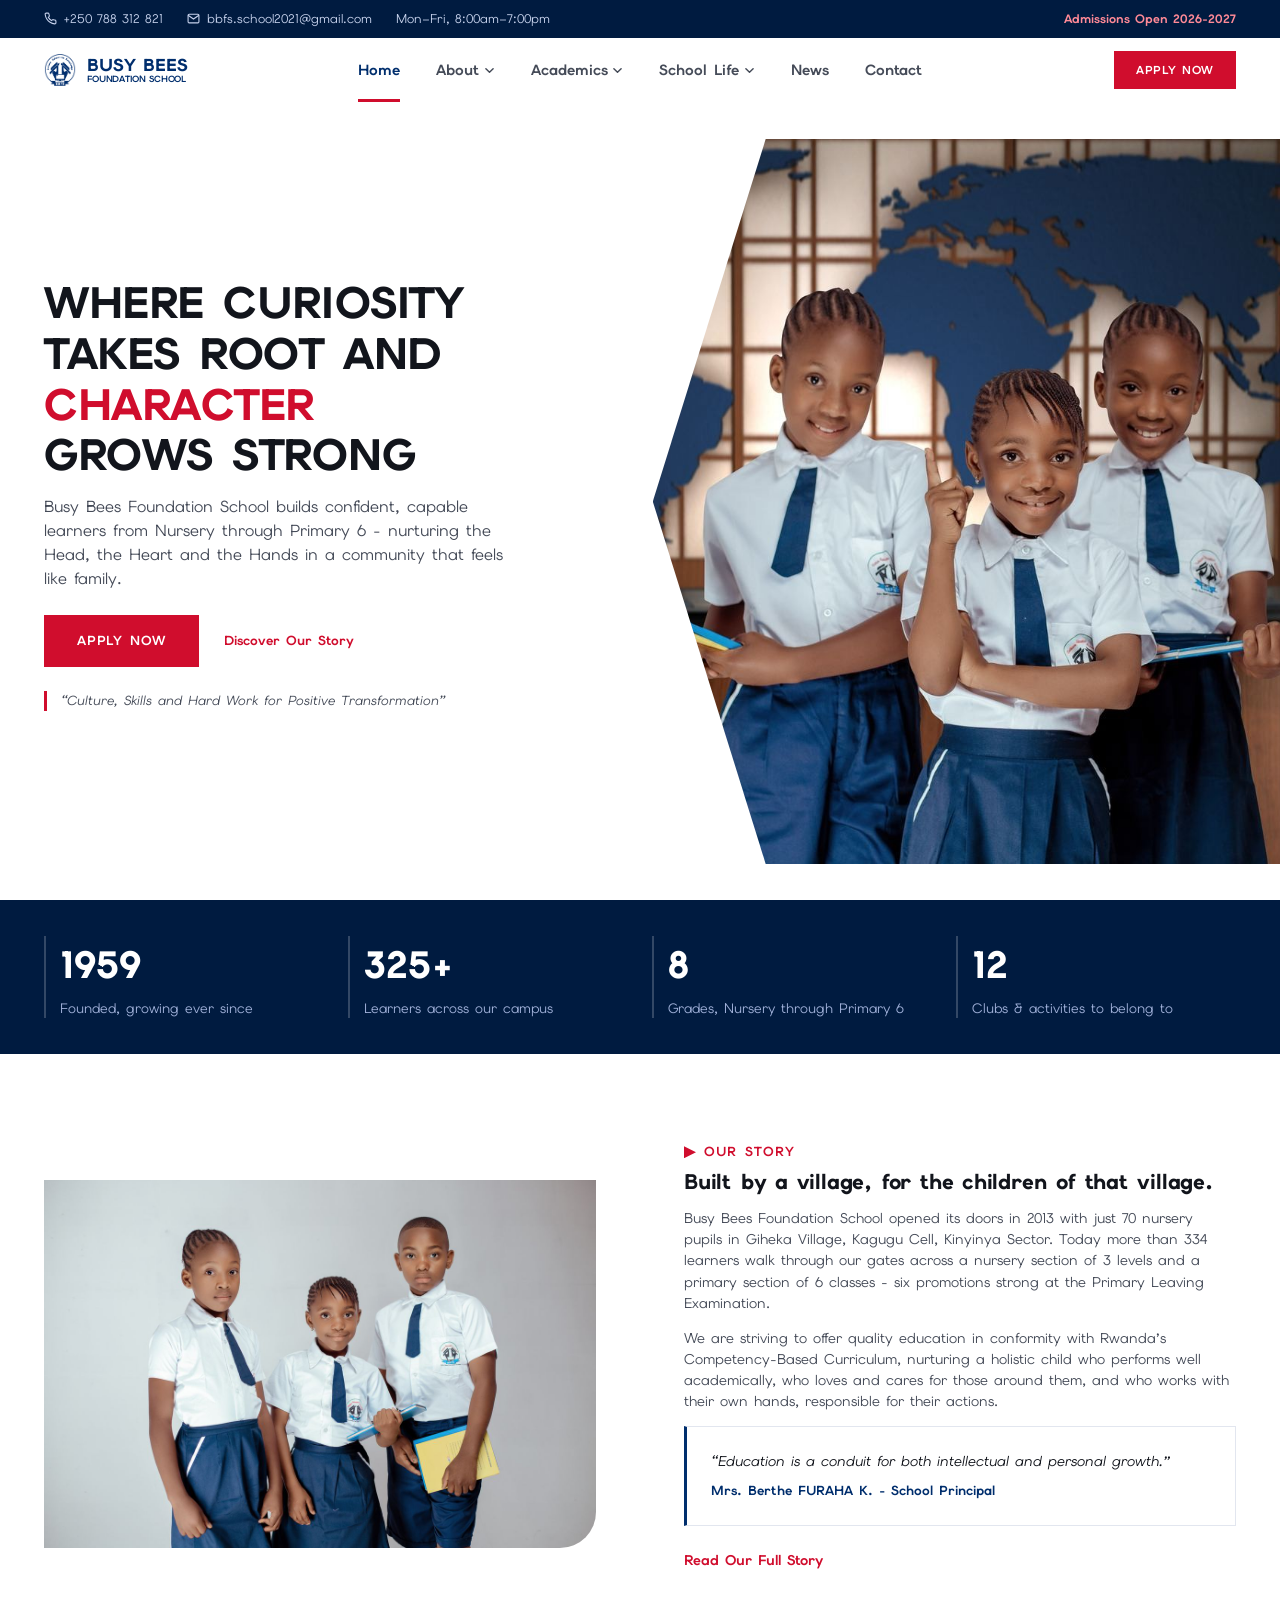
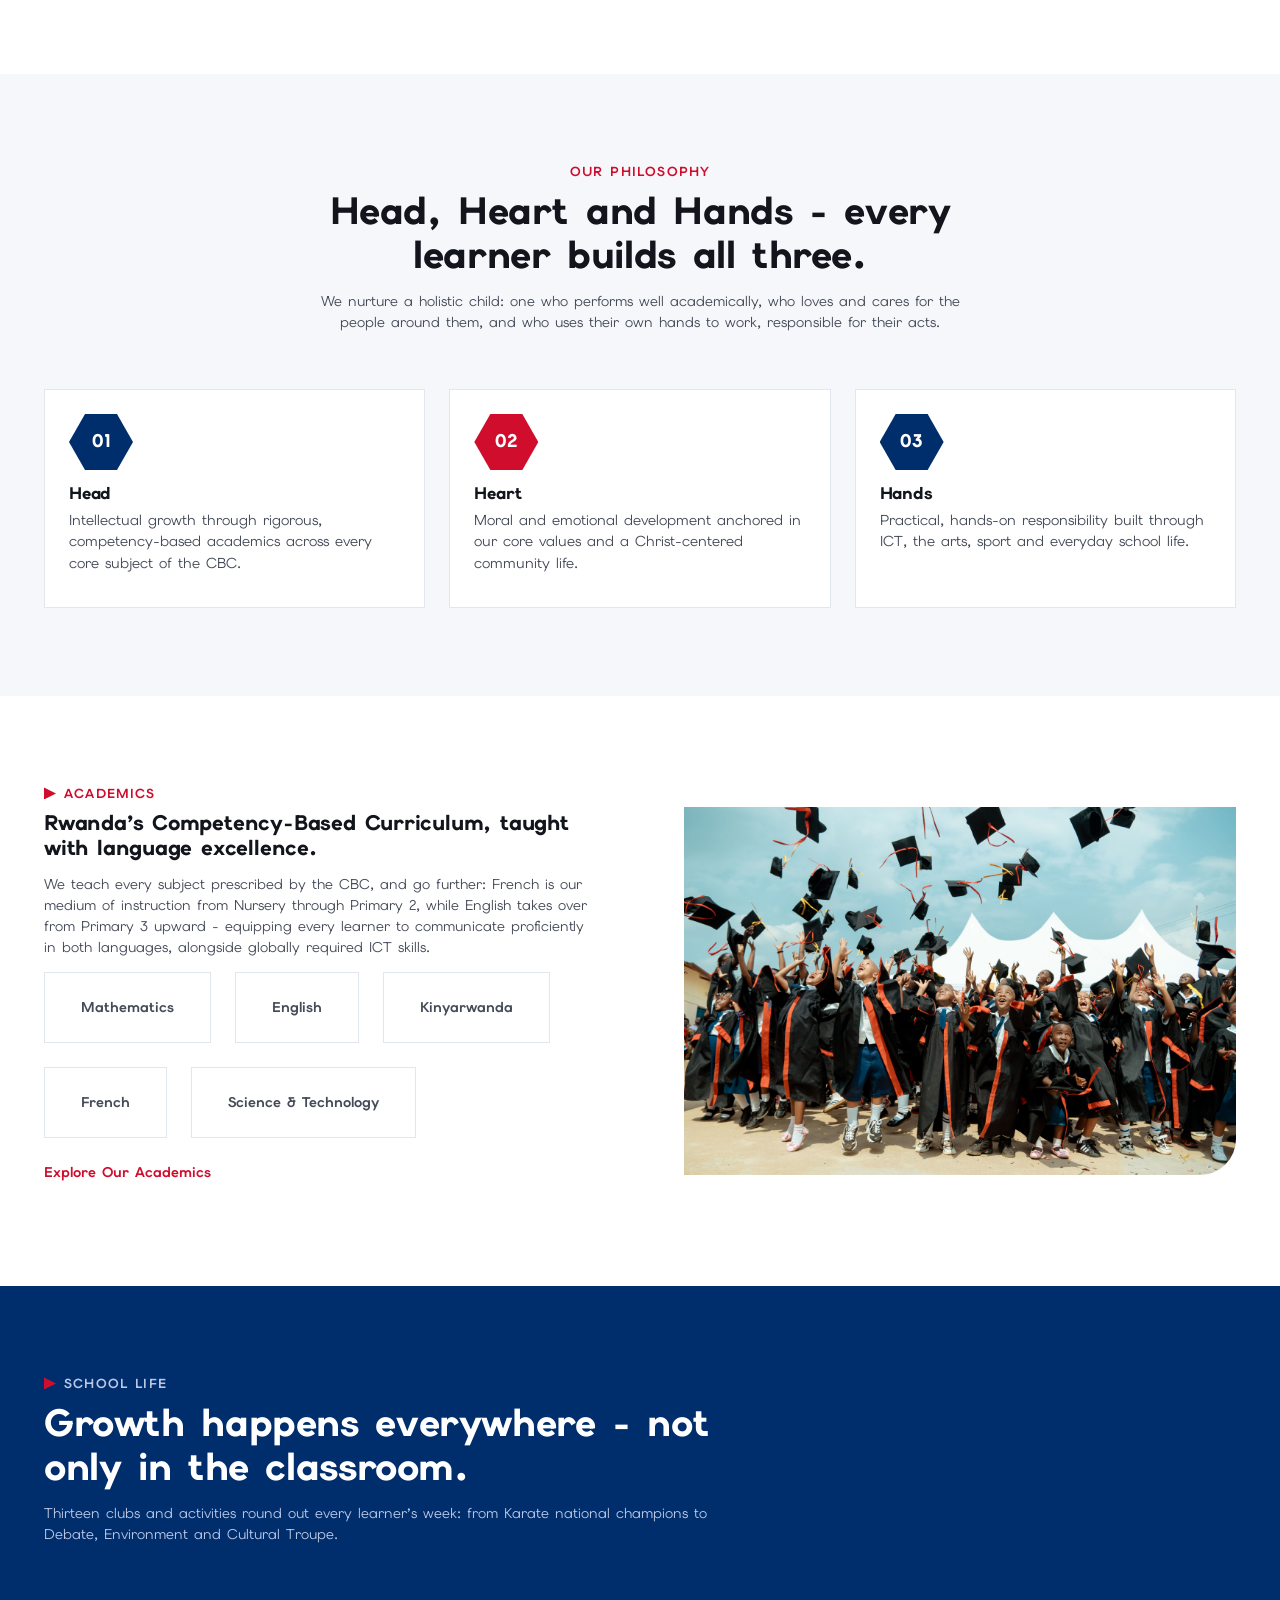
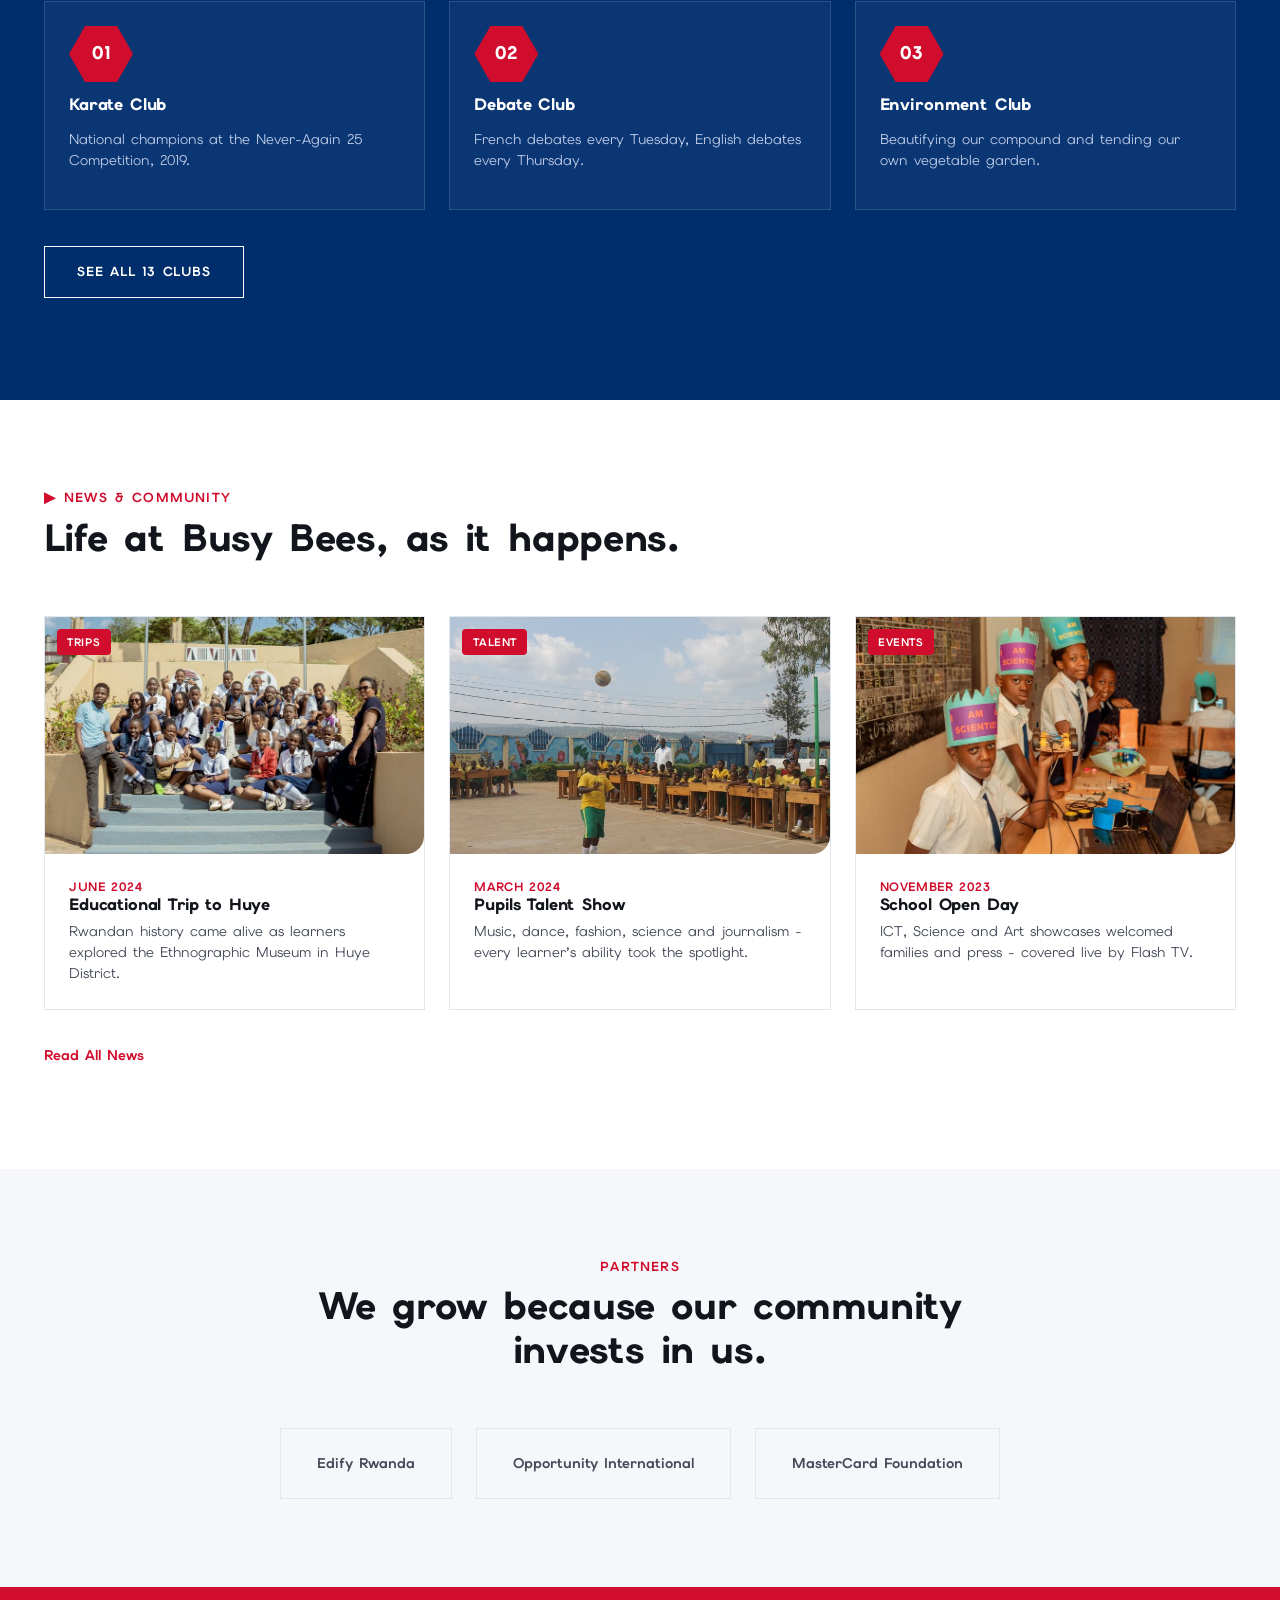
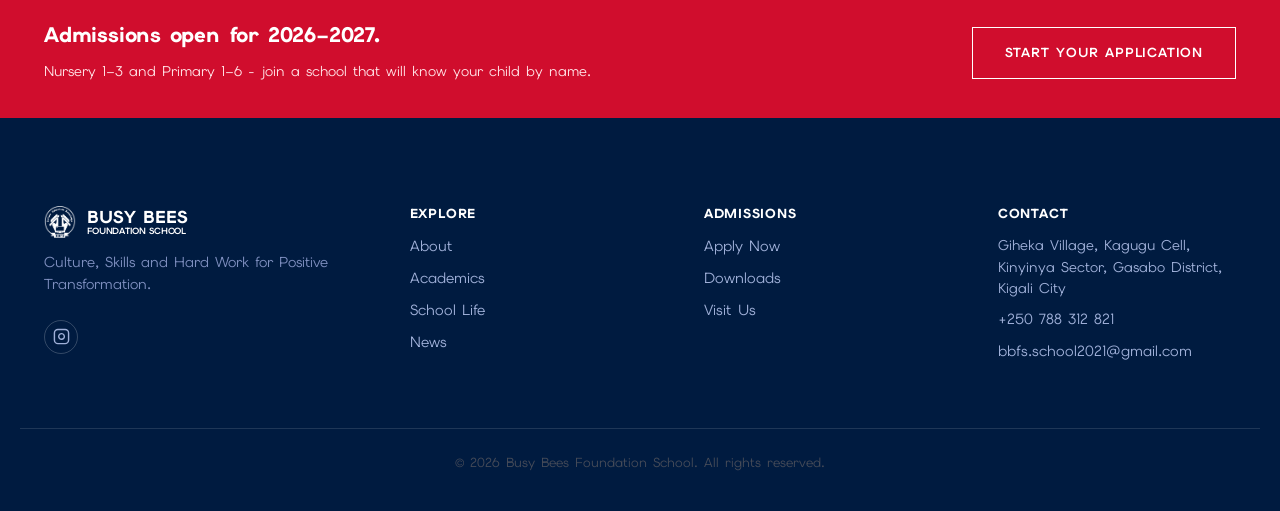
<file: index.html>
<!DOCTYPE html>
<html lang="en">
<head>
<meta charset="UTF-8">
<meta name="viewport" content="width=device-width, initial-scale=1.0">
<title>Busy Bees Foundation School - Culture, Skills &amp; Hard Work for Positive Transformation</title>
<meta name="description" content="Busy Bees Foundation School in Kigali, Rwanda nurtures curious, confident learners from Nursery through Primary 6 through Rwanda's Competency-Based Curriculum, delivered in a safe, Christ-centered community.">
<meta name="theme-color" content="#002E6D">

<meta property="og:type" content="website">
<meta property="og:site_name" content="Busy Bees Foundation School">
<meta property="og:title" content="Busy Bees Foundation School - Culture, Skills &amp; Hard Work for Positive Transformation">
<meta property="og:description" content="A community-built education in Kigali, Rwanda — where every learner grows in knowledge, character and confidence, from Nursery through Primary 6.">
<meta property="og:url" content="https://bbfs.ac.rw/">
<meta property="og:image" content="https://bbfs.ac.rw/assets/logo/logo-blue-bg.png">
<meta property="og:image:secure_url" content="https://bbfs.ac.rw/assets/logo/logo-blue-bg.png">
<meta property="og:image:type" content="image/png">
<meta property="og:image:width" content="1000">
<meta property="og:image:height" content="1000">
<meta property="og:image:alt" content="Busy Bees Foundation School logo">
<meta property="og:locale" content="en_US">

<meta name="twitter:card" content="summary_large_image">
<meta name="twitter:title" content="Busy Bees Foundation School - Culture, Skills &amp; Hard Work for Positive Transformation">
<meta name="twitter:description" content="A community-built education in Kigali, Rwanda — where every learner grows in knowledge, character and confidence, from Nursery through Primary 6.">
<meta name="twitter:image" content="https://bbfs.ac.rw/assets/logo/logo-blue-bg.png">
<meta name="twitter:image:alt" content="Busy Bees Foundation School logo">

<link rel="icon" type="image/png" href="assets/favicon.png">
<link rel="canonical" href="https://bbfs.ac.rw/">

<link rel="preconnect" href="https://fonts.googleapis.com">
<link rel="preconnect" href="https://fonts.gstatic.com" crossorigin>
<link href="https://fonts.googleapis.com/css2?family=Elms+Sans:ital,wght@0,100..900;1,100..900&display=swap" rel="stylesheet">

<link rel="stylesheet" href="css/style.css">

<script type="application/ld+json">
{
  "@context": "https://schema.org",
  "@graph": [
    {
      "@type": "EducationalOrganization",
      "@id": "https://bbfs.ac.rw/#organization",
      "name": "Busy Bees Foundation School",
      "alternateName": "BBFS",
      "url": "https://bbfs.ac.rw/",
      "logo": {
        "@type": "ImageObject",
        "@id": "https://bbfs.ac.rw/#logo",
        "url": "https://bbfs.ac.rw/assets/logo/logo-blue-bg.png",
        "contentUrl": "https://bbfs.ac.rw/assets/logo/logo-blue-bg.png",
        "width": 1000,
        "height": 1000,
        "caption": "Busy Bees Foundation School"
      },
      "image": { "@id": "https://bbfs.ac.rw/#logo" },
      "foundingDate": "2013",
      "slogan": "Culture, Skills and Hard Work for Positive Transformation",
      "address": {
        "@type": "PostalAddress",
        "streetAddress": "Giheka Village, Kagugu Cell, Kinyinya Sector",
        "addressLocality": "Gasabo District, Kigali City",
        "addressCountry": "RW"
      },
      "telephone": ["+250788312821", "+250788534097"],
      "email": "bbfs.school2021@gmail.com",
      "sameAs": ["https://www.instagram.com/busybeesfoundationschool"]
    },
    {
      "@type": "WebSite",
      "@id": "https://bbfs.ac.rw/#website",
      "url": "https://bbfs.ac.rw/",
      "name": "Busy Bees Foundation School",
      "publisher": { "@id": "https://bbfs.ac.rw/#organization" },
      "inLanguage": "en"
    },
    {
      "@type": "WebPage",
      "@id": "https://bbfs.ac.rw/#webpage",
      "url": "https://bbfs.ac.rw/",
      "name": "Busy Bees Foundation School - Culture, Skills & Hard Work for Positive Transformation",
      "description": "Busy Bees Foundation School in Kigali, Rwanda nurtures curious, confident learners from Nursery through Primary 6 through Rwanda's Competency-Based Curriculum, delivered in a safe, Christ-centered community.",
      "isPartOf": { "@id": "https://bbfs.ac.rw/#website" },
      "about": { "@id": "https://bbfs.ac.rw/#organization" },
      "inLanguage": "en"
    }
  ]
}
</script>
</head>
<body>

<a class="skip-link" href="#main">Skip to main content</a>

<div class="topbar">
  <div class="container topbar-inner">
    <div class="topbar-links">
      <a href="tel:+250788312821">
        <svg viewBox="0 0 24 24" fill="none" stroke="currentColor" stroke-width="2"><path d="M22 16.92v3a2 2 0 0 1-2.18 2 19.79 19.79 0 0 1-8.63-3.07 19.5 19.5 0 0 1-6-6 19.79 19.79 0 0 1-3.07-8.67A2 2 0 0 1 4.11 2h3a2 2 0 0 1 2 1.72c.127.96.362 1.9.7 2.81a2 2 0 0 1-.45 2.11L8.09 9.91a16 16 0 0 0 6 6l1.27-1.27a2 2 0 0 1 2.11-.45c.91.338 1.85.573 2.81.7A2 2 0 0 1 22 16.92z"/></svg>
        +250 788 312 821
      </a>
      <a href="mailto:bbfs.school2021@gmail.com" class="hide-mobile">
        <svg viewBox="0 0 24 24" fill="none" stroke="currentColor" stroke-width="2"><rect x="2" y="4" width="20" height="16" rx="2"/><path d="m22 6-10 7L2 6"/></svg>
        bbfs.school2021@gmail.com
      </a>
      <span class="hide-mobile">Mon&ndash;Fri, 8:00am&ndash;7:00pm</span>
    </div>
    <a href="admissions.html" class="btn-link">Admissions Open 2026-2027</a>
  </div>
</div>

<header class="site-header" id="site-header">
  <div class="container header-inner">
    <a href="index.html" class="brand" aria-label="Busy Bees Foundation School — home">
      <img src="assets/logo/logo-blue-300.png" class="brand-mark" alt="Busy Bees Foundation School logo">
      <span class="brand-text">
        <span class="brand-name">Busy Bees</span>
        <span class="brand-sub">Foundation School</span>
      </span>
    </a>

    <nav class="main-nav" id="main-nav" aria-label="Primary">
      <ul>
        <li class="nav-item"><a href="index.html" class="nav-link is-active">Home</a></li>

        <li class="nav-item">
          <a href="about.html" class="nav-link" data-toggle aria-expanded="false">About
            <svg class="nav-caret" viewBox="0 0 10 6"><polyline points="1,1 5,5 9,1" fill="none" stroke="currentColor" stroke-width="1.6" stroke-linecap="round" stroke-linejoin="round"/></svg>
          </a>
          <div class="dropdown">
            <div class="dropdown-grid has-feature">
              <div>
                <a href="about.html" class="dropdown-link"><strong>About Overview</strong><span>Who we are, at a glance</span></a>
                <a href="about.html#history" class="dropdown-link"><strong>History &amp; Background</strong><span>Our story since 2013</span></a>
                <a href="about.html#values" class="dropdown-link"><strong>Vision, Mission &amp; Values</strong><span>What we stand on</span></a>
                <a href="about.html#philosophy" class="dropdown-link"><strong>Philosophy &amp; Strategy</strong><span>Aim, philosophy, strategic issues</span></a>
                <a href="about.html#principal" class="dropdown-link"><strong>Principal&rsquo;s Message</strong><span>A word from Mrs. Furaha</span></a>
              </div>
              <a href="about.html#principal" class="dropdown-feature">
                <img src="assets/images/principal-sm.jpg" alt="">
                <span class="dropdown-feature-copy"><span>Est. 2013</span><strong>Meet our Principal</strong></span>
              </a>
            </div>
          </div>
        </li>

        <li class="nav-item">
          <a href="academics.html" class="nav-link" data-toggle aria-expanded="false">Academics
            <svg class="nav-caret" viewBox="0 0 10 6"><polyline points="1,1 5,5 9,1" fill="none" stroke="currentColor" stroke-width="1.6" stroke-linecap="round" stroke-linejoin="round"/></svg>
          </a>
          <div class="dropdown">
            <div class="dropdown-grid has-feature">
              <div>
                <a href="academics.html" class="dropdown-link"><strong>Academics Overview</strong><span>How we teach</span></a>
                <a href="academics.html#curriculum" class="dropdown-link"><strong>Curriculum &amp; Language Policy</strong><span>CBC, French &amp; English</span></a>
                <a href="academics.html#subjects" class="dropdown-link"><strong>Subjects Offered</strong><span>Primary Section, P1&ndash;P6</span></a>
                <a href="academics.html#nursery" class="dropdown-link"><strong>Nursery Programme</strong><span>Section Maternelle</span></a>
                <a href="academics.html#ict-library" class="dropdown-link"><strong>ICT &amp; Library</strong><span>Technology-enabled learning</span></a>
              </div>
              <a href="academics.html#ict-library" class="dropdown-feature">
                <img src="assets/images/curriculum-section-sm.jpg" alt="">
                <span class="dropdown-feature-copy"><span>CBC-Aligned</span><strong>Bilingual, ICT-enabled</strong></span>
              </a>
            </div>
          </div>
        </li>

        <li class="nav-item">
          <a href="school-life.html" class="nav-link" data-toggle aria-expanded="false">School Life
            <svg class="nav-caret" viewBox="0 0 10 6"><polyline points="1,1 5,5 9,1" fill="none" stroke="currentColor" stroke-width="1.6" stroke-linecap="round" stroke-linejoin="round"/></svg>
          </a>
          <div class="dropdown">
            <div class="dropdown-grid has-feature">
              <div>
                <a href="school-life.html" class="dropdown-link"><strong>School Life Overview</strong><span>Beyond the classroom</span></a>
                <a href="school-life.html#clubs" class="dropdown-link"><strong>Clubs &amp; Activities</strong><span>13 clubs to belong to</span></a>
              </div>
              <a href="school-life.html#clubs" class="dropdown-feature">
                <img src="assets/images/karate-competition-sm.jpg" alt="">
                <span class="dropdown-feature-copy"><span>Karate National Champions</span><strong>Explore our clubs</strong></span>
              </a>
            </div>
          </div>
        </li>

        <li class="nav-item"><a href="news.html" class="nav-link">News</a></li>
        <li class="nav-item"><a href="contact.html" class="nav-link">Contact</a></li>
      <li class="nav-item nav-cta"><a href="admissions.html" class="btn btn-primary btn-block">Apply Now</a></li>
      </ul>
    </nav>

    <div class="header-actions">
      <a href="admissions.html" class="btn btn-primary btn-sm">Apply Now</a>
      <button class="nav-toggle" id="nav-toggle" aria-expanded="false" aria-controls="main-nav" aria-label="Open menu">
        <span></span><span></span><span></span>
      </button>
    </div>
  </div>
</header>

<main id="main">

  <!-- ============================== HERO ============================== -->
  <section class="hero" aria-label="Introduction">
    <div class="hero-copy-wrap">
      <div class="hero-copy">
        <h1 class="reveal">Where curiosity takes root and <span class="highlight">character</span> grows strong</h1>
        <p class="hero-lede reveal">Busy Bees Foundation School builds confident, capable learners from Nursery through Primary&nbsp;6 - nurturing the Head, the Heart and the Hands in a community that feels like family.</p>
        <div class="hero-actions reveal">
          <a href="admissions.html" class="btn btn-primary">Apply Now</a>
          <a href="about.html" class="btn btn-link">Discover Our Story</a>
        </div>
        <p class="hero-motto reveal">&ldquo;Culture, Skills and Hard Work for Positive Transformation&rdquo;</p>
      </div>
    </div>

    <div class="hero-visual reveal">
      <img src="assets/images/hero-image.jpg" alt="Busy Bees Foundation School learners" loading="eager">
    </div>
  </section>

  <!-- ============================== STATS BAND ============================== -->
  <section class="stats-band" aria-label="Busy Bees Foundation School at a glance">
    <div class="container stats-grid">
      <div class="stat reveal">
        <span class="stat-number" data-count="2013">0</span>
        <span class="stat-label">Founded, growing ever since</span>
      </div>
      <div class="stat reveal">
        <span class="stat-number" data-count="334" data-suffix="+">0</span>
        <span class="stat-label">Learners across our campus</span>
      </div>
      <div class="stat reveal">
        <span class="stat-number" data-count="9">0</span>
        <span class="stat-label">Grades, Nursery through Primary&nbsp;6</span>
      </div>
      <div class="stat reveal">
        <span class="stat-number" data-count="13">0</span>
        <span class="stat-label">Clubs &amp; activities to belong to</span>
      </div>
    </div>
  </section>

  <!-- ============================== ABOUT TEASER ============================== -->
  <section class="section about">
    <div class="container two-col">
      <div class="photo-frame reveal">
        <img src="assets/images/history-section.jpg" alt="Learners at Busy Bees Foundation School" loading="lazy">
      </div>
      <div>
        <p class="eyebrow reveal">Our Story</p>
        <h2 class="reveal">Built by a village, for the children of that village.</h2>
        <p class="reveal">Busy Bees Foundation School opened its doors in 2013 with just 70 nursery pupils in Giheka Village, Kagugu Cell, Kinyinya Sector. Today more than 334 learners walk through our gates across a nursery section of 3 levels and a primary section of 6 classes - six promotions strong at the Primary Leaving Examination.</p>
        <p class="reveal">We are striving to offer quality education in conformity with Rwanda&rsquo;s Competency-Based Curriculum, nurturing a holistic child who performs well academically, who loves and cares for those around them, and who works with their own hands, responsible for their actions.</p>
        <div class="quote-card reveal">
          <p>&ldquo;Education is a conduit for both intellectual and personal growth.&rdquo;</p>
          <cite>Mrs. Berthe FURAHA K. - School Principal</cite>
        </div>
        <p class="reveal" style="margin-top:var(--sp-3)"><a href="about.html" class="btn-link">Read Our Full Story</a></p>
      </div>
    </div>
  </section>

  <!-- ============================== HEAD / HEART / HANDS ============================== -->
  <section class="section section-tint">
    <div class="container">
      <div class="section-head center reveal">
        <p class="eyebrow center">Our Philosophy</p>
        <h2>Head, Heart and Hands - every learner builds all three.</h2>
        <p class="section-intro center">We nurture a holistic child: one who performs well academically, who loves and cares for the people around them, and who uses their own hands to work, responsible for their acts.</p>
      </div>

      <div class="card-grid cols-3 reveal">
        <div class="hex-card">
          <span class="hex-icon">01</span>
          <h3>Head</h3>
          <p>Intellectual growth through rigorous, competency-based academics across every core subject of the CBC.</p>
        </div>
        <div class="hex-card">
          <span class="hex-icon is-red">02</span>
          <h3>Heart</h3>
          <p>Moral and emotional development anchored in our core values and a Christ-centered community life.</p>
        </div>
        <div class="hex-card">
          <span class="hex-icon">03</span>
          <h3>Hands</h3>
          <p>Practical, hands-on responsibility built through ICT, the arts, sport and everyday school life.</p>
        </div>
      </div>
    </div>
  </section>

  <!-- ============================== ACADEMICS TEASER ============================== -->
  <section class="section academics">
    <div class="container two-col reverse">
      <div class="photo-frame reveal">
        <img src="assets/images/graduation.jpg" alt="A learner engaged in the ICT-enabled curriculum at BBFS" loading="lazy">
      </div>
      <div>
        <p class="eyebrow reveal">Academics</p>
        <h2 class="reveal">Rwanda&rsquo;s Competency-Based Curriculum, taught with language excellence.</h2>
        <p class="reveal">We teach every subject prescribed by the CBC, and go further: French is our medium of instruction from Nursery through Primary&nbsp;2, while English takes over from Primary&nbsp;3 upward - equipping every learner to communicate proficiently in both languages, alongside globally required ICT skills.</p>
        <div class="partners-row reveal" style="justify-content:flex-start">
          <span class="partner-badge">Mathematics</span>
          <span class="partner-badge">English</span>
          <span class="partner-badge">Kinyarwanda</span>
          <span class="partner-badge">French</span>
          <span class="partner-badge">Science &amp; Technology</span>
        </div>
        <p class="reveal" style="margin-top:var(--sp-3)"><a href="academics.html" class="btn-link">Explore Our Academics</a></p>
      </div>
    </div>
  </section>

  <!-- ============================== SCHOOL LIFE TEASER ============================== -->
  <section class="section section-navy">
    <div class="container">
      <div class="section-head reveal">
        <p class="eyebrow eyebrow-inverse">School Life</p>
        <h2>Growth happens everywhere - not only in the classroom.</h2>
        <p class="section-intro">Thirteen clubs and activities round out every learner&rsquo;s week: from Karate national champions to Debate, Environment and Cultural Troupe.</p>
      </div>
      <div class="card-grid cols-3 reveal">
        <div class="card" style="background:rgba(255,255,255,0.04); border-color:rgba(255,255,255,0.14)">
          <span class="hex-icon is-red">01</span>
          <h3 style="color:#fff">Karate Club</h3>
          <p style="color:#B9C6E4">National champions at the Never-Again 25 Competition, 2019.</p>
        </div>
        <div class="card" style="background:rgba(255,255,255,0.04); border-color:rgba(255,255,255,0.14)">
          <span class="hex-icon is-red">02</span>
          <h3 style="color:#fff">Debate Club</h3>
          <p style="color:#B9C6E4">French debates every Tuesday, English debates every Thursday.</p>
        </div>
        <div class="card" style="background:rgba(255,255,255,0.04); border-color:rgba(255,255,255,0.14)">
          <span class="hex-icon is-red">03</span>
          <h3 style="color:#fff">Environment Club</h3>
          <p style="color:#B9C6E4">Beautifying our compound and tending our own vegetable garden.</p>
        </div>
      </div>
      <p class="reveal" style="margin-top:var(--sp-4)"><a href="school-life.html" class="btn btn-ghost">See All 13 Clubs</a></p>
    </div>
  </section>

  <!-- ============================== NEWS TEASER ============================== -->
  <section class="section news">
    <div class="container">
      <div class="section-head reveal">
        <p class="eyebrow">News &amp; Community</p>
        <h2>Life at Busy Bees, as it happens.</h2>
      </div>

      <div class="news-grid reveal">
        <article class="news-card">
          <div class="news-media"><span class="news-tag">Trips</span><img src="assets/images/educational-trip-huye.jpg" alt="Pupils on an educational trip in Huye" loading="lazy"></div>
          <div class="news-body">
            <p class="news-date">June 2024</p>
            <h3>Educational Trip to Huye</h3>
            <p>Rwandan history came alive as learners explored the Ethnographic Museum in Huye District.</p>
          </div>
        </article>
        <article class="news-card">
          <div class="news-media"><span class="news-tag">Talent</span><img src="assets/images/talent-show.jpg" alt="Learners performing at the BBFS Talent Show" loading="lazy"></div>
          <div class="news-body">
            <p class="news-date">March 2024</p>
            <h3>Pupils Talent Show</h3>
            <p>Music, dance, fashion, science and journalism - every learner&rsquo;s ability took the spotlight.</p>
          </div>
        </article>
        <article class="news-card">
          <div class="news-media"><span class="news-tag">Events</span><img src="assets/images/school-open-day.jpg" alt="Students showcasing projects at the BBFS Open Day" loading="lazy"></div>
          <div class="news-body">
            <p class="news-date">November 2023</p>
            <h3>School Open Day</h3>
            <p>ICT, Science and Art showcases welcomed families and press - covered live by Flash TV.</p>
          </div>
        </article>
      </div>
      <p class="reveal" style="margin-top:var(--sp-4)"><a href="news.html#timeline" class="btn-link">Read All News</a></p>
    </div>
  </section>

  <!-- ============================== PARTNERS ============================== -->
  <section class="section section-tint">
    <div class="container">
      <div class="section-head center reveal">
        <p class="eyebrow center">Partners</p>
        <h2 class="section-title">We grow because our community invests in us.</h2>
      </div>
      <div class="partners-row reveal">
        <div class="partner-badge">Edify Rwanda</div>
        <div class="partner-badge">Opportunity International</div>
        <div class="partner-badge">MasterCard Foundation</div>
      </div>
    </div>
  </section>

  <!-- ============================== CTA BAND ============================== -->
  <section class="cta-band">
    <div class="container cta-inner">
      <div>
        <h2>Admissions open for 2026&ndash;2027.</h2>
        <p>Nursery&nbsp;1&ndash;3 and Primary&nbsp;1&ndash;6 - join a school that will know your child by name.</p>
      </div>
      <a href="admissions.html" class="btn btn-ghost">Start Your Application</a>
    </div>
  </section>

</main>

<!-- ============================== FOOTER ============================== -->
<footer class="site-footer">
  <div class="container footer-grid">
    <div class="footer-brand">
      <a href="index.html" class="brand" aria-label="Busy Bees Foundation School — home">
        <img src="assets/logo/logo-white-300.png" class="brand-mark" alt="Busy Bees Foundation School logo">
        <span class="brand-text">
          <span class="brand-name">Busy Bees</span>
          <span class="brand-sub">Foundation School</span>
        </span>
      </a>
      <p>Culture, Skills and Hard Work for Positive Transformation.</p>
      <div class="footer-social">
        <a href="https://www.instagram.com/busybeesfoundationschool" target="_blank" rel="noopener" aria-label="Busy Bees Foundation School on Instagram">
          <svg viewBox="0 0 24 24" fill="none" stroke="currentColor" stroke-width="2"><rect x="2" y="2" width="20" height="20" rx="5"/><path d="M16 11.37A4 4 0 1 1 12.63 8 4 4 0 0 1 16 11.37z"/><line x1="17.5" y1="6.5" x2="17.51" y2="6.5"/></svg>
        </a>
      </div>
    </div>

    <div class="footer-col">
      <h3>Explore</h3>
      <ul>
        <li><a href="about.html">About</a></li>
        <li><a href="academics.html">Academics</a></li>
        <li><a href="school-life.html">School Life</a></li>
        <li><a href="news.html">News</a></li>
      </ul>
    </div>

    <div class="footer-col">
      <h3>Admissions</h3>
      <ul>
        <li><a href="admissions.html">Apply Now</a></li>
        <li><a href="admissions.html#downloads">Downloads</a></li>
        <li><a href="contact.html">Visit Us</a></li>
      </ul>
    </div>

    <div class="footer-col">
      <h3>Contact</h3>
      <ul>
        <li>Giheka Village, Kagugu Cell, Kinyinya Sector, Gasabo District, Kigali City</li>
        <li><a href="tel:+250788312821">+250 788 312 821</a></li>
        <li><a href="mailto:bbfs.school2021@gmail.com">bbfs.school2021@gmail.com</a></li>
      </ul>
    </div>
  </div>
  <div class="container footer-bottom">
    <p>&copy; <span data-year></span> Busy Bees Foundation School. All rights reserved.</p>
  </div>
</footer>

<script src="js/main.js"></script>
</body>
</html>
</file>
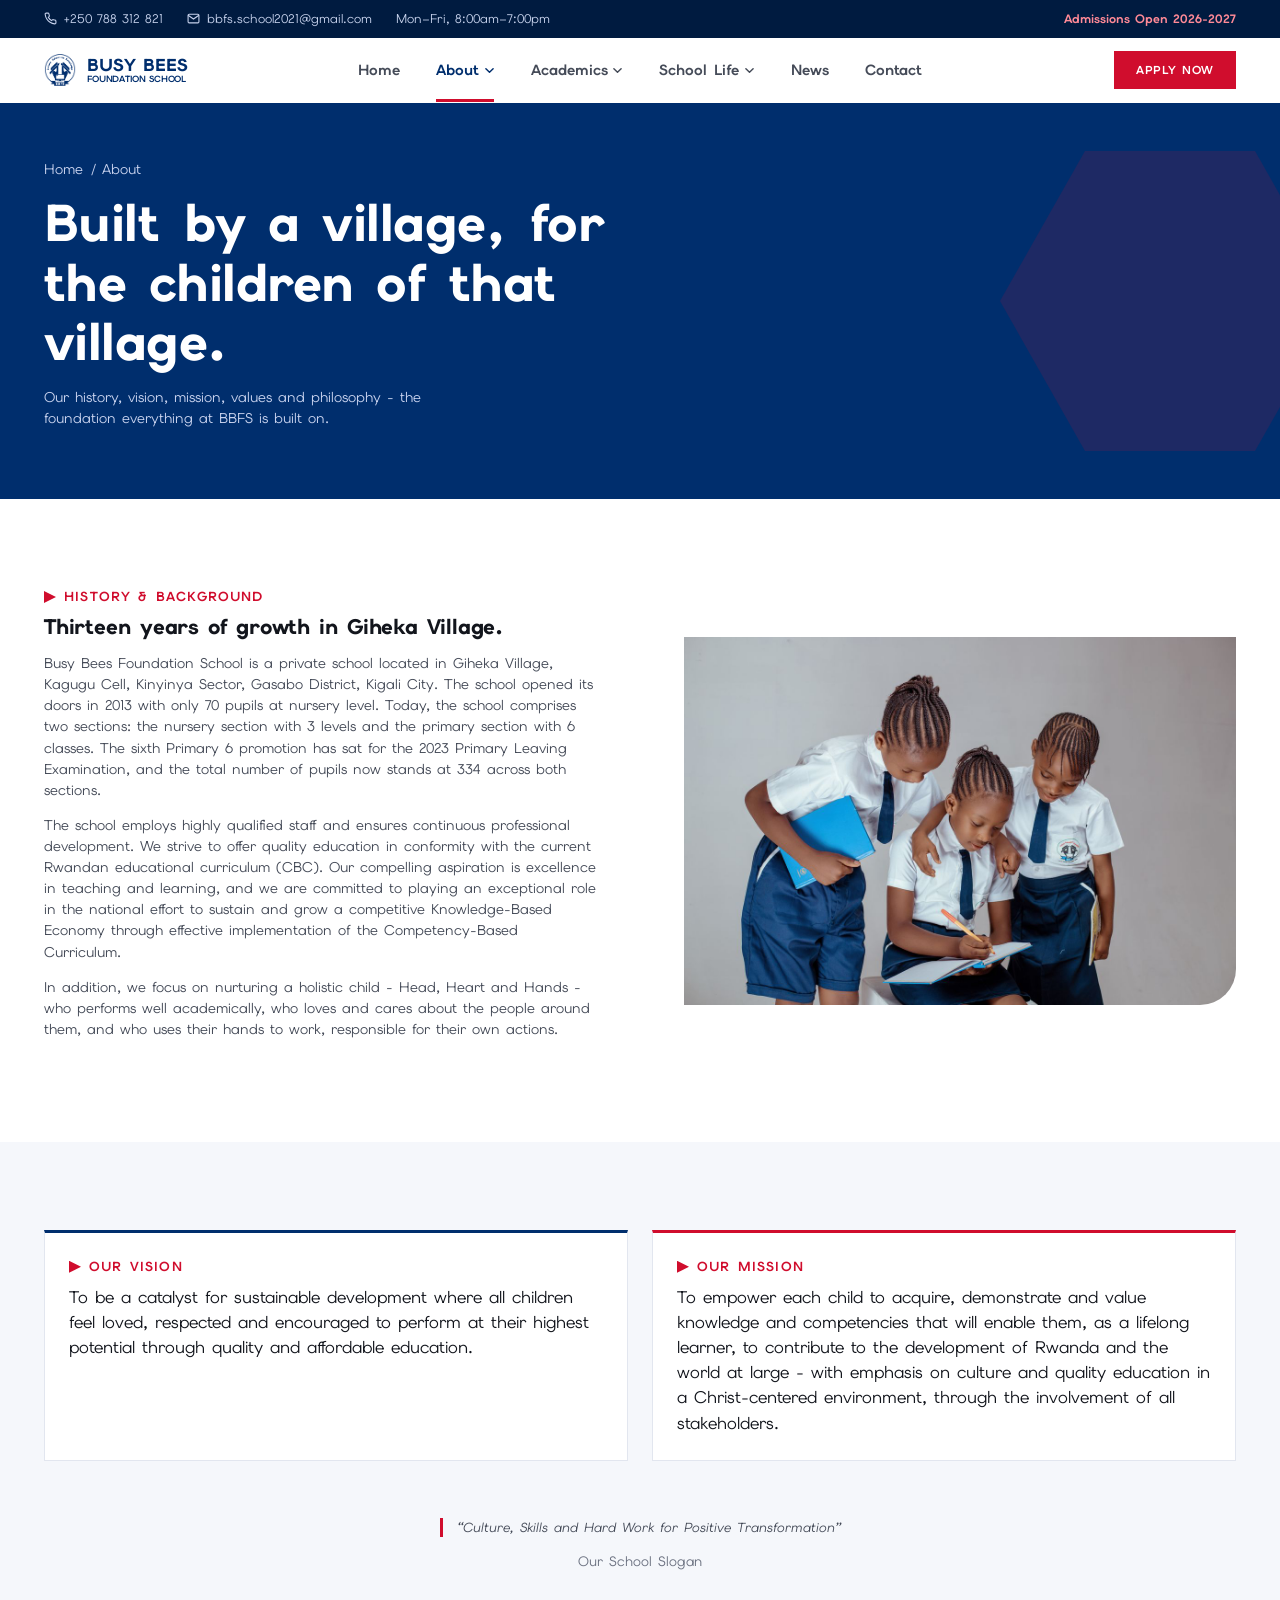
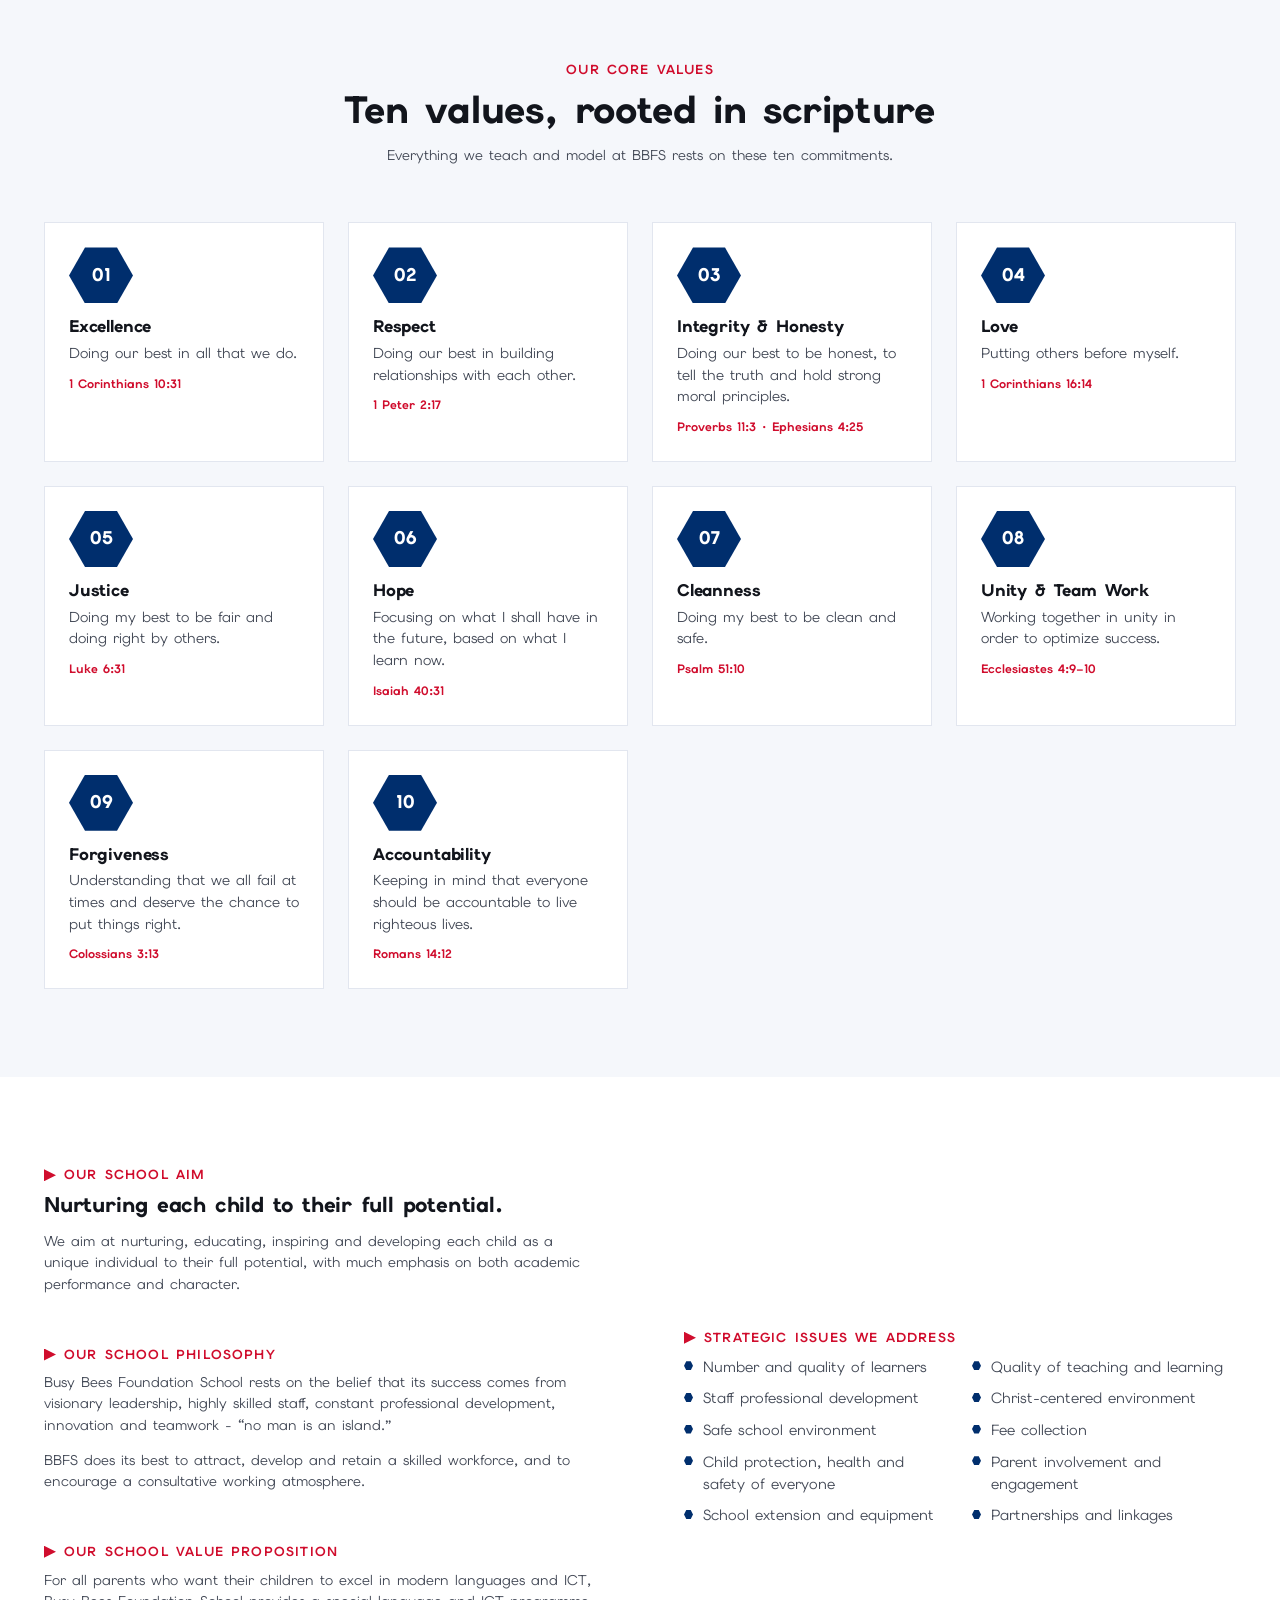
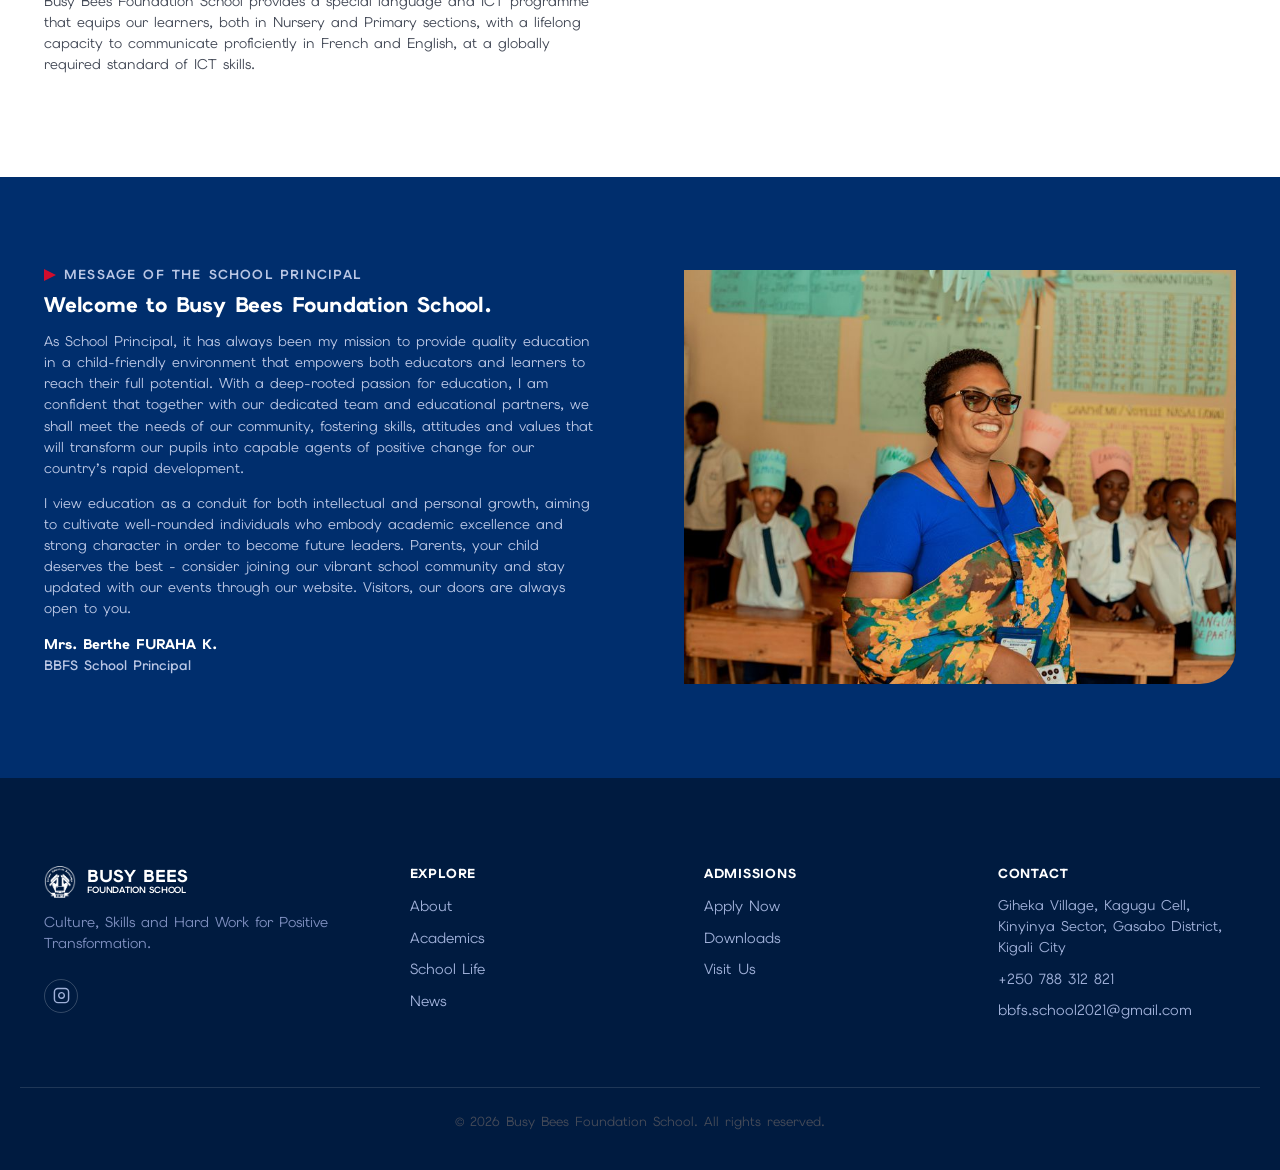
<file: about.html>
<!DOCTYPE html>
<html lang="en">
<head>
<meta charset="UTF-8">
<meta name="viewport" content="width=device-width, initial-scale=1.0">
<title>About Us - Busy Bees Foundation School</title>
<meta name="description" content="History, vision, mission, core values and philosophy of Busy Bees Foundation School — a private school in Kigali, Rwanda serving Nursery through Primary 6 since 2013.">
<meta name="theme-color" content="#002E6D">

<meta property="og:type" content="website">
<meta property="og:site_name" content="Busy Bees Foundation School">
<meta property="og:title" content="About Us - Busy Bees Foundation School">
<meta property="og:description" content="History, vision, mission, core values and philosophy of Busy Bees Foundation School — a private school in Kigali, Rwanda serving Nursery through Primary 6 since 2013.">
<meta property="og:url" content="https://bbfs.ac.rw/about.html">
<meta property="og:image" content="https://bbfs.ac.rw/assets/logo/logo-blue-bg.png">
<meta property="og:image:secure_url" content="https://bbfs.ac.rw/assets/logo/logo-blue-bg.png">
<meta property="og:image:type" content="image/png">
<meta property="og:image:width" content="1000">
<meta property="og:image:height" content="1000">
<meta property="og:image:alt" content="Busy Bees Foundation School logo">
<meta property="og:locale" content="en_US">

<meta name="twitter:card" content="summary_large_image">
<meta name="twitter:title" content="About Us - Busy Bees Foundation School">
<meta name="twitter:description" content="History, vision, mission, core values and philosophy of Busy Bees Foundation School — a private school in Kigali, Rwanda serving Nursery through Primary 6 since 2013.">
<meta name="twitter:image" content="https://bbfs.ac.rw/assets/logo/logo-blue-bg.png">
<meta name="twitter:image:alt" content="Busy Bees Foundation School logo">

<link rel="icon" type="image/png" href="assets/favicon.png">
<link rel="canonical" href="https://bbfs.ac.rw/about.html">

<link rel="preconnect" href="https://fonts.googleapis.com">
<link rel="preconnect" href="https://fonts.gstatic.com" crossorigin>
<link href="https://fonts.googleapis.com/css2?family=Elms+Sans:ital,wght@0,100..900;1,100..900&display=swap" rel="stylesheet">
<link rel="stylesheet" href="css/style.css">

<script type="application/ld+json">
{
  "@context": "https://schema.org",
  "@graph": [
    {
      "@type": ["WebPage", "AboutPage"],
      "@id": "https://bbfs.ac.rw/about.html#webpage",
      "url": "https://bbfs.ac.rw/about.html",
      "name": "About Us - Busy Bees Foundation School",
      "description": "History, vision, mission, core values and philosophy of Busy Bees Foundation School — a private school in Kigali, Rwanda serving Nursery through Primary 6 since 2013.",
      "isPartOf": { "@id": "https://bbfs.ac.rw/#website" },
      "about": { "@id": "https://bbfs.ac.rw/#organization" },
      "breadcrumb": { "@id": "https://bbfs.ac.rw/about.html#breadcrumb" },
      "inLanguage": "en"
    },
    {
      "@type": "BreadcrumbList",
      "@id": "https://bbfs.ac.rw/about.html#breadcrumb",
      "itemListElement": [
        { "@type": "ListItem", "position": 1, "name": "Home", "item": "https://bbfs.ac.rw/" },
        { "@type": "ListItem", "position": 2, "name": "About" }
      ]
    }
  ]
}
</script>
</head>
<body>

<a class="skip-link" href="#main">Skip to main content</a>

<div class="topbar">
  <div class="container topbar-inner">
    <div class="topbar-links">
      <a href="tel:+250788312821">
        <svg viewBox="0 0 24 24" fill="none" stroke="currentColor" stroke-width="2"><path d="M22 16.92v3a2 2 0 0 1-2.18 2 19.79 19.79 0 0 1-8.63-3.07 19.5 19.5 0 0 1-6-6 19.79 19.79 0 0 1-3.07-8.67A2 2 0 0 1 4.11 2h3a2 2 0 0 1 2 1.72c.127.96.362 1.9.7 2.81a2 2 0 0 1-.45 2.11L8.09 9.91a16 16 0 0 0 6 6l1.27-1.27a2 2 0 0 1 2.11-.45c.91.338 1.85.573 2.81.7A2 2 0 0 1 22 16.92z"/></svg>
        +250 788 312 821
      </a>
      <a href="mailto:bbfs.school2021@gmail.com" class="hide-mobile">
        <svg viewBox="0 0 24 24" fill="none" stroke="currentColor" stroke-width="2"><rect x="2" y="4" width="20" height="16" rx="2"/><path d="m22 6-10 7L2 6"/></svg>
        bbfs.school2021@gmail.com
      </a>
      <span class="hide-mobile">Mon&ndash;Fri, 8:00am&ndash;7:00pm</span>
    </div>
    <a href="admissions.html" class="btn-link">Admissions Open 2026-2027</a>
  </div>
</div>

<header class="site-header" id="site-header">
  <div class="container header-inner">
    <a href="index.html" class="brand" aria-label="Busy Bees Foundation School — home">
      <img src="assets/logo/logo-blue-300.png" class="brand-mark" alt="Busy Bees Foundation School logo">
      <span class="brand-text">
        <span class="brand-name">Busy Bees</span>
        <span class="brand-sub">Foundation School</span>
      </span>
    </a>

    <nav class="main-nav" id="main-nav" aria-label="Primary">
      <ul>
        <li class="nav-item"><a href="index.html" class="nav-link">Home</a></li>

        <li class="nav-item">
          <a href="about.html" class="nav-link is-active" data-toggle aria-expanded="false">About
            <svg class="nav-caret" viewBox="0 0 10 6"><polyline points="1,1 5,5 9,1" fill="none" stroke="currentColor" stroke-width="1.6" stroke-linecap="round" stroke-linejoin="round"/></svg>
          </a>
          <div class="dropdown">
            <div class="dropdown-grid has-feature">
              <div>
                <a href="about.html" class="dropdown-link"><strong>About Overview</strong><span>Who we are, at a glance</span></a>
                <a href="about.html#history" class="dropdown-link"><strong>History &amp; Background</strong><span>Our story since 2013</span></a>
                <a href="about.html#values" class="dropdown-link"><strong>Vision, Mission &amp; Values</strong><span>What we stand on</span></a>
                <a href="about.html#philosophy" class="dropdown-link"><strong>Philosophy &amp; Strategy</strong><span>Aim, philosophy, strategic issues</span></a>
                <a href="about.html#principal" class="dropdown-link"><strong>Principal&rsquo;s Message</strong><span>A word from Mrs. Furaha</span></a>
              </div>
              <a href="about.html#principal" class="dropdown-feature">
                <img src="assets/images/principal-sm.jpg" alt="">
                <span class="dropdown-feature-copy"><span>Est. 2013</span><strong>Meet our Principal</strong></span>
              </a>
            </div>
          </div>
        </li>

        <li class="nav-item">
          <a href="academics.html" class="nav-link" data-toggle aria-expanded="false">Academics
            <svg class="nav-caret" viewBox="0 0 10 6"><polyline points="1,1 5,5 9,1" fill="none" stroke="currentColor" stroke-width="1.6" stroke-linecap="round" stroke-linejoin="round"/></svg>
          </a>
          <div class="dropdown">
            <div class="dropdown-grid has-feature">
              <div>
                <a href="academics.html" class="dropdown-link"><strong>Academics Overview</strong><span>How we teach</span></a>
                <a href="academics.html#curriculum" class="dropdown-link"><strong>Curriculum &amp; Language Policy</strong><span>CBC, French &amp; English</span></a>
                <a href="academics.html#subjects" class="dropdown-link"><strong>Subjects Offered</strong><span>Primary Section, P1&ndash;P6</span></a>
                <a href="academics.html#nursery" class="dropdown-link"><strong>Nursery Programme</strong><span>Section Maternelle</span></a>
                <a href="academics.html#ict-library" class="dropdown-link"><strong>ICT &amp; Library</strong><span>Technology-enabled learning</span></a>
              </div>
              <a href="academics.html#ict-library" class="dropdown-feature">
                <img src="assets/images/curriculum-section-sm.jpg" alt="">
                <span class="dropdown-feature-copy"><span>CBC-Aligned</span><strong>Bilingual, ICT-enabled</strong></span>
              </a>
            </div>
          </div>
        </li>

        <li class="nav-item">
          <a href="school-life.html" class="nav-link" data-toggle aria-expanded="false">School Life
            <svg class="nav-caret" viewBox="0 0 10 6"><polyline points="1,1 5,5 9,1" fill="none" stroke="currentColor" stroke-width="1.6" stroke-linecap="round" stroke-linejoin="round"/></svg>
          </a>
          <div class="dropdown">
            <div class="dropdown-grid has-feature">
              <div>
                <a href="school-life.html" class="dropdown-link"><strong>School Life Overview</strong><span>Beyond the classroom</span></a>
                <a href="school-life.html#clubs" class="dropdown-link"><strong>Clubs &amp; Activities</strong><span>13 clubs to belong to</span></a>
              </div>
              <a href="school-life.html#clubs" class="dropdown-feature">
                <img src="assets/images/karate-competition-sm.jpg" alt="">
                <span class="dropdown-feature-copy"><span>Karate National Champions</span><strong>Explore our clubs</strong></span>
              </a>
            </div>
          </div>
        </li>

        <li class="nav-item"><a href="news.html" class="nav-link">News</a></li>
        <li class="nav-item"><a href="contact.html" class="nav-link">Contact</a></li>
      <li class="nav-item nav-cta"><a href="admissions.html" class="btn btn-primary btn-block">Apply Now</a></li>
      </ul>
    </nav>

    <div class="header-actions">
      <a href="admissions.html" class="btn btn-primary btn-sm">Apply Now</a>
      <button class="nav-toggle" id="nav-toggle" aria-expanded="false" aria-controls="main-nav" aria-label="Open menu">
        <span></span><span></span><span></span>
      </button>
    </div>
  </div>
</header>

<main id="main">

  <section class="page-hero">
    <div class="container page-hero-inner">
      <p class="breadcrumb"><a href="index.html">Home</a> / About</p>
      <h1>Built by a village, for the children of that village.</h1>
      <p>Our history, vision, mission, values and philosophy - the foundation everything at BBFS is built on.</p>
    </div>
  </section>

  <!-- ============================== HISTORY ============================== -->
  <section class="section" id="history">
    <div class="container two-col">
      <div>
        <p class="eyebrow reveal">History &amp; Background</p>
        <h2 class="reveal">Thirteen years of growth in Giheka Village.</h2>
        <p class="reveal">Busy Bees Foundation School is a private school located in Giheka Village, Kagugu Cell, Kinyinya Sector, Gasabo District, Kigali City. The school opened its doors in 2013 with only 70 pupils at nursery level. Today, the school comprises two sections: the nursery section with 3 levels and the primary section with 6 classes. The sixth Primary&nbsp;6 promotion has sat for the 2023 Primary Leaving Examination, and the total number of pupils now stands at 334 across both sections.</p>
        <p class="reveal">The school employs highly qualified staff and ensures continuous professional development. We strive to offer quality education in conformity with the current Rwandan educational curriculum (CBC). Our compelling aspiration is excellence in teaching and learning, and we are committed to playing an exceptional role in the national effort to sustain and grow a competitive Knowledge-Based Economy through effective implementation of the Competency-Based Curriculum.</p>
        <p class="reveal">In addition, we focus on nurturing a holistic child - Head, Heart and Hands - who performs well academically, who loves and cares about the people around them, and who uses their hands to work, responsible for their own actions.</p>
      </div>
      <div class="photo-frame reveal">
        <img src="assets/images/about-teaser.jpg" alt="Busy Bees Foundation School learners" loading="lazy">
      </div>
    </div>
  </section>

  <!-- ============================== VISION / MISSION / VALUES ============================== -->
  <section class="section section-tint" id="values">
    <div class="container">
      <div class="cols-2 card-grid reveal">
        <div class="card card-top-navy">
          <p class="eyebrow">Our Vision</p>
          <p style="color:var(--ink-900); font-size:1.05rem; margin:0">To be a catalyst for sustainable development where all children feel loved, respected and encouraged to perform at their highest potential through quality and affordable education.</p>
        </div>
        <div class="card card-top-red">
          <p class="eyebrow">Our Mission</p>
          <p style="color:var(--ink-900); font-size:1.05rem; margin:0">To empower each child to acquire, demonstrate and value knowledge and competencies that will enable them, as a lifelong learner, to contribute to the development of Rwanda and the world at large - with emphasis on culture and quality education in a Christ-centered environment, through the involvement of all stakeholders.</p>
        </div>
      </div>

      <div class="center reveal" style="margin-top:var(--sp-5)">
        <p class="hero-motto" style="display:inline-block; text-align:left">&ldquo;Culture, Skills and Hard Work for Positive Transformation&rdquo;</p>
        <p style="font-size:.85rem; color:var(--text-muted)">Our School Slogan</p>
      </div>

      <div class="section-head center reveal" style="margin-top:var(--sp-6)">
        <p class="eyebrow center">Our Core Values</p>
        <h2 class="section-title">Ten values, rooted in scripture</h2>
        <p class="section-intro center">Everything we teach and model at BBFS rests on these ten commitments.</p>
      </div>

      <div class="hex-grid reveal">
        <div class="hex-card">
          <span class="hex-icon">01</span>
          <h3>Excellence</h3>
          <p>Doing our best in all that we do.</p>
          <span class="hex-ref">1 Corinthians 10:31</span>
        </div>
        <div class="hex-card">
          <span class="hex-icon">02</span>
          <h3>Respect</h3>
          <p>Doing our best in building relationships with each other.</p>
          <span class="hex-ref">1 Peter 2:17</span>
        </div>
        <div class="hex-card">
          <span class="hex-icon">03</span>
          <h3>Integrity &amp; Honesty</h3>
          <p>Doing our best to be honest, to tell the truth and hold strong moral principles.</p>
          <span class="hex-ref">Proverbs 11:3 &middot; Ephesians 4:25</span>
        </div>
        <div class="hex-card">
          <span class="hex-icon">04</span>
          <h3>Love</h3>
          <p>Putting others before myself.</p>
          <span class="hex-ref">1 Corinthians 16:14</span>
        </div>
        <div class="hex-card">
          <span class="hex-icon">05</span>
          <h3>Justice</h3>
          <p>Doing my best to be fair and doing right by others.</p>
          <span class="hex-ref">Luke 6:31</span>
        </div>
        <div class="hex-card">
          <span class="hex-icon">06</span>
          <h3>Hope</h3>
          <p>Focusing on what I shall have in the future, based on what I learn now.</p>
          <span class="hex-ref">Isaiah 40:31</span>
        </div>
        <div class="hex-card">
          <span class="hex-icon">07</span>
          <h3>Cleanness</h3>
          <p>Doing my best to be clean and safe.</p>
          <span class="hex-ref">Psalm 51:10</span>
        </div>
        <div class="hex-card">
          <span class="hex-icon">08</span>
          <h3>Unity &amp; Team Work</h3>
          <p>Working together in unity in order to optimize success.</p>
          <span class="hex-ref">Ecclesiastes 4:9&ndash;10</span>
        </div>
        <div class="hex-card">
          <span class="hex-icon">09</span>
          <h3>Forgiveness</h3>
          <p>Understanding that we all fail at times and deserve the chance to put things right.</p>
          <span class="hex-ref">Colossians 3:13</span>
        </div>
        <div class="hex-card">
          <span class="hex-icon">10</span>
          <h3>Accountability</h3>
          <p>Keeping in mind that everyone should be accountable to live righteous lives.</p>
          <span class="hex-ref">Romans 14:12</span>
        </div>
      </div>
    </div>
  </section>

  <!-- ============================== PHILOSOPHY / AIM / STRATEGY ============================== -->
  <section class="section" id="philosophy">
    <div class="container">
      <div class="two-col">
        <div>
          <p class="eyebrow reveal">Our School Aim</p>
          <h2 class="reveal">Nurturing each child to their full potential.</h2>
          <p class="reveal">We aim at nurturing, educating, inspiring and developing each child as a unique individual to their full potential, with much emphasis on both academic performance and character.</p>

          <p class="eyebrow reveal" style="margin-top:var(--sp-4)">Our School Philosophy</p>
          <p class="reveal">Busy Bees Foundation School rests on the belief that its success comes from visionary leadership, highly skilled staff, constant professional development, innovation and teamwork - &ldquo;no man is an island.&rdquo;</p>
          <p class="reveal">BBFS does its best to attract, develop and retain a skilled workforce, and to encourage a consultative working atmosphere.</p>

          <p class="eyebrow reveal" style="margin-top:var(--sp-4)">Our School Value Proposition</p>
          <p class="reveal">For all parents who want their children to excel in modern languages and ICT, Busy Bees Foundation School provides a special language and ICT programme that equips our learners, both in Nursery and Primary sections, with a lifelong capacity to communicate proficiently in French and English, at a globally required standard of ICT skills.</p>
        </div>

        <div>
          <p class="eyebrow reveal">Strategic Issues We Address</p>
          <ul class="checklist reveal">
            <li>Number and quality of learners</li>
            <li>Quality of teaching and learning</li>
            <li>Staff professional development</li>
            <li>Christ-centered environment</li>
            <li>Safe school environment</li>
            <li>Fee collection</li>
            <li>Child protection, health and safety of everyone</li>
            <li>Parent involvement and engagement</li>
            <li>School extension and equipment</li>
            <li>Partnerships and linkages</li>
          </ul>
        </div>
      </div>
    </div>
  </section>

  <!-- ============================== PRINCIPAL'S MESSAGE ============================== -->
  <section class="section section-navy" id="principal">
    <div class="container two-col">
      <div>
        <p class="eyebrow eyebrow-inverse reveal">Message of the School Principal</p>
        <h2 class="reveal">Welcome to Busy Bees Foundation School.</h2>
        <p class="reveal">As School Principal, it has always been my mission to provide quality education in a child-friendly environment that empowers both educators and learners to reach their full potential. With a deep-rooted passion for education, I am confident that together with our dedicated team and educational partners, we shall meet the needs of our community, fostering skills, attitudes and values that will transform our pupils into capable agents of positive change for our country&rsquo;s rapid development.</p>
        <p class="reveal">I view education as a conduit for both intellectual and personal growth, aiming to cultivate well-rounded individuals who embody academic excellence and strong character in order to become future leaders. Parents, your child deserves the best - consider joining our vibrant school community and stay updated with our events through our website. Visitors, our doors are always open to you.</p>
        <p class="reveal" style="color:#fff; font-weight:800; font-family:var(--font-head)">Mrs. Berthe FURAHA K.<br><span style="color:#B9C6E4; font-weight:600; font-size:.85rem; font-family:var(--font-body)">BBFS School Principal</span></p>
      </div>
      <div class="reveal">
        <div class="photo-frame" style="aspect-ratio:4/3; position:relative;">
          <img src="assets/images/principal.jpg" alt="Mrs. Berthe FURAHA K., BBFS School Principal">
        </div>
      </div>
    </div>
  </section>

</main>

<!-- ============================== FOOTER ============================== -->
<footer class="site-footer">
  <div class="container footer-grid">
    <div class="footer-brand">
      <a href="index.html" class="brand" aria-label="Busy Bees Foundation School — home">
        <img src="assets/logo/logo-white-300.png" class="brand-mark" alt="Busy Bees Foundation School logo">
        <span class="brand-text">
          <span class="brand-name">Busy Bees</span>
          <span class="brand-sub">Foundation School</span>
        </span>
      </a>
      <p>Culture, Skills and Hard Work for Positive Transformation.</p>
      <div class="footer-social">
        <a href="https://www.instagram.com/busybeesfoundationschool" target="_blank" rel="noopener" aria-label="Busy Bees Foundation School on Instagram">
          <svg viewBox="0 0 24 24" fill="none" stroke="currentColor" stroke-width="2"><rect x="2" y="2" width="20" height="20" rx="5"/><path d="M16 11.37A4 4 0 1 1 12.63 8 4 4 0 0 1 16 11.37z"/><line x1="17.5" y1="6.5" x2="17.51" y2="6.5"/></svg>
        </a>
      </div>
    </div>

    <div class="footer-col">
      <h3>Explore</h3>
      <ul>
        <li><a href="about.html">About</a></li>
        <li><a href="academics.html">Academics</a></li>
        <li><a href="school-life.html">School Life</a></li>
        <li><a href="news.html">News</a></li>
      </ul>
    </div>

    <div class="footer-col">
      <h3>Admissions</h3>
      <ul>
        <li><a href="admissions.html">Apply Now</a></li>
        <li><a href="admissions.html#downloads">Downloads</a></li>
        <li><a href="contact.html">Visit Us</a></li>
      </ul>
    </div>

    <div class="footer-col">
      <h3>Contact</h3>
      <ul>
        <li>Giheka Village, Kagugu Cell, Kinyinya Sector, Gasabo District, Kigali City</li>
        <li><a href="tel:+250788312821">+250 788 312 821</a></li>
        <li><a href="mailto:bbfs.school2021@gmail.com">bbfs.school2021@gmail.com</a></li>
      </ul>
    </div>
  </div>
  <div class="container footer-bottom">
    <p>&copy; <span data-year></span> Busy Bees Foundation School. All rights reserved.</p>
  </div>
</footer>

<script src="js/main.js"></script>
</body>
</html>
</file>
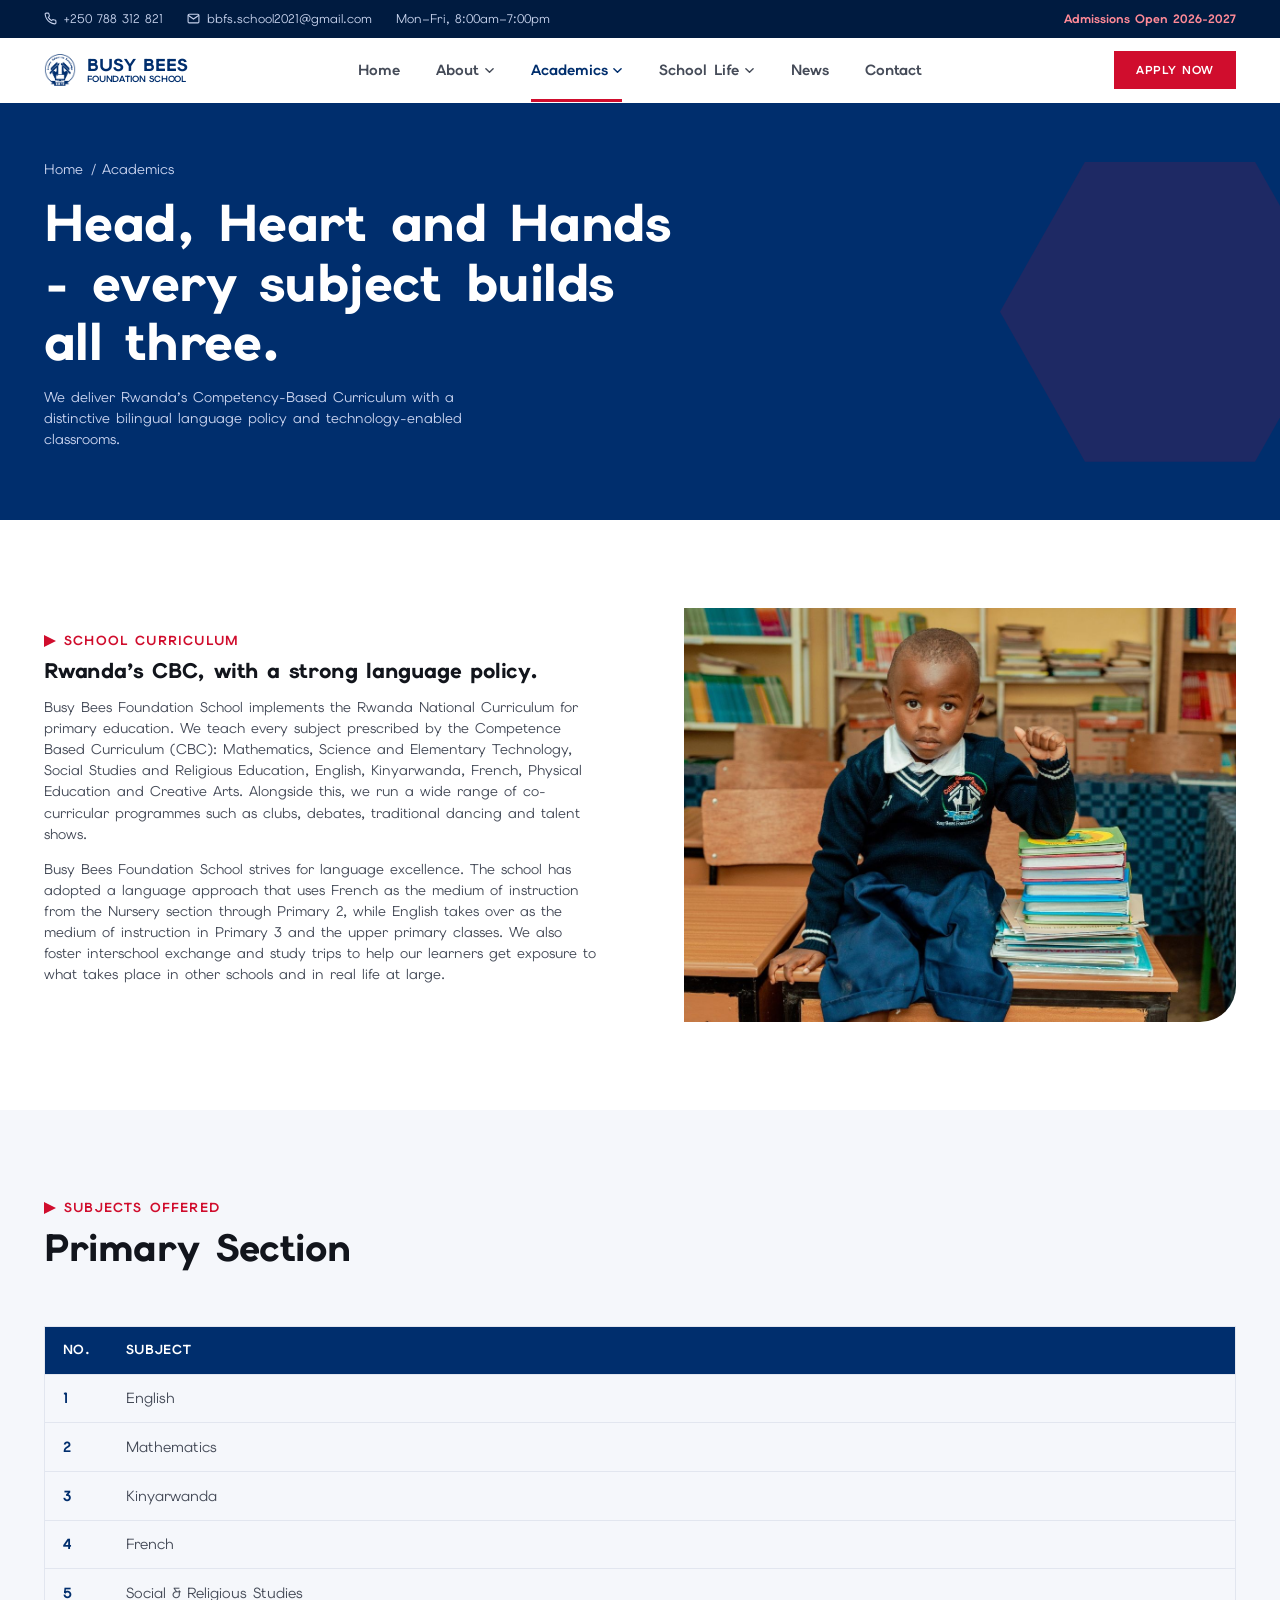
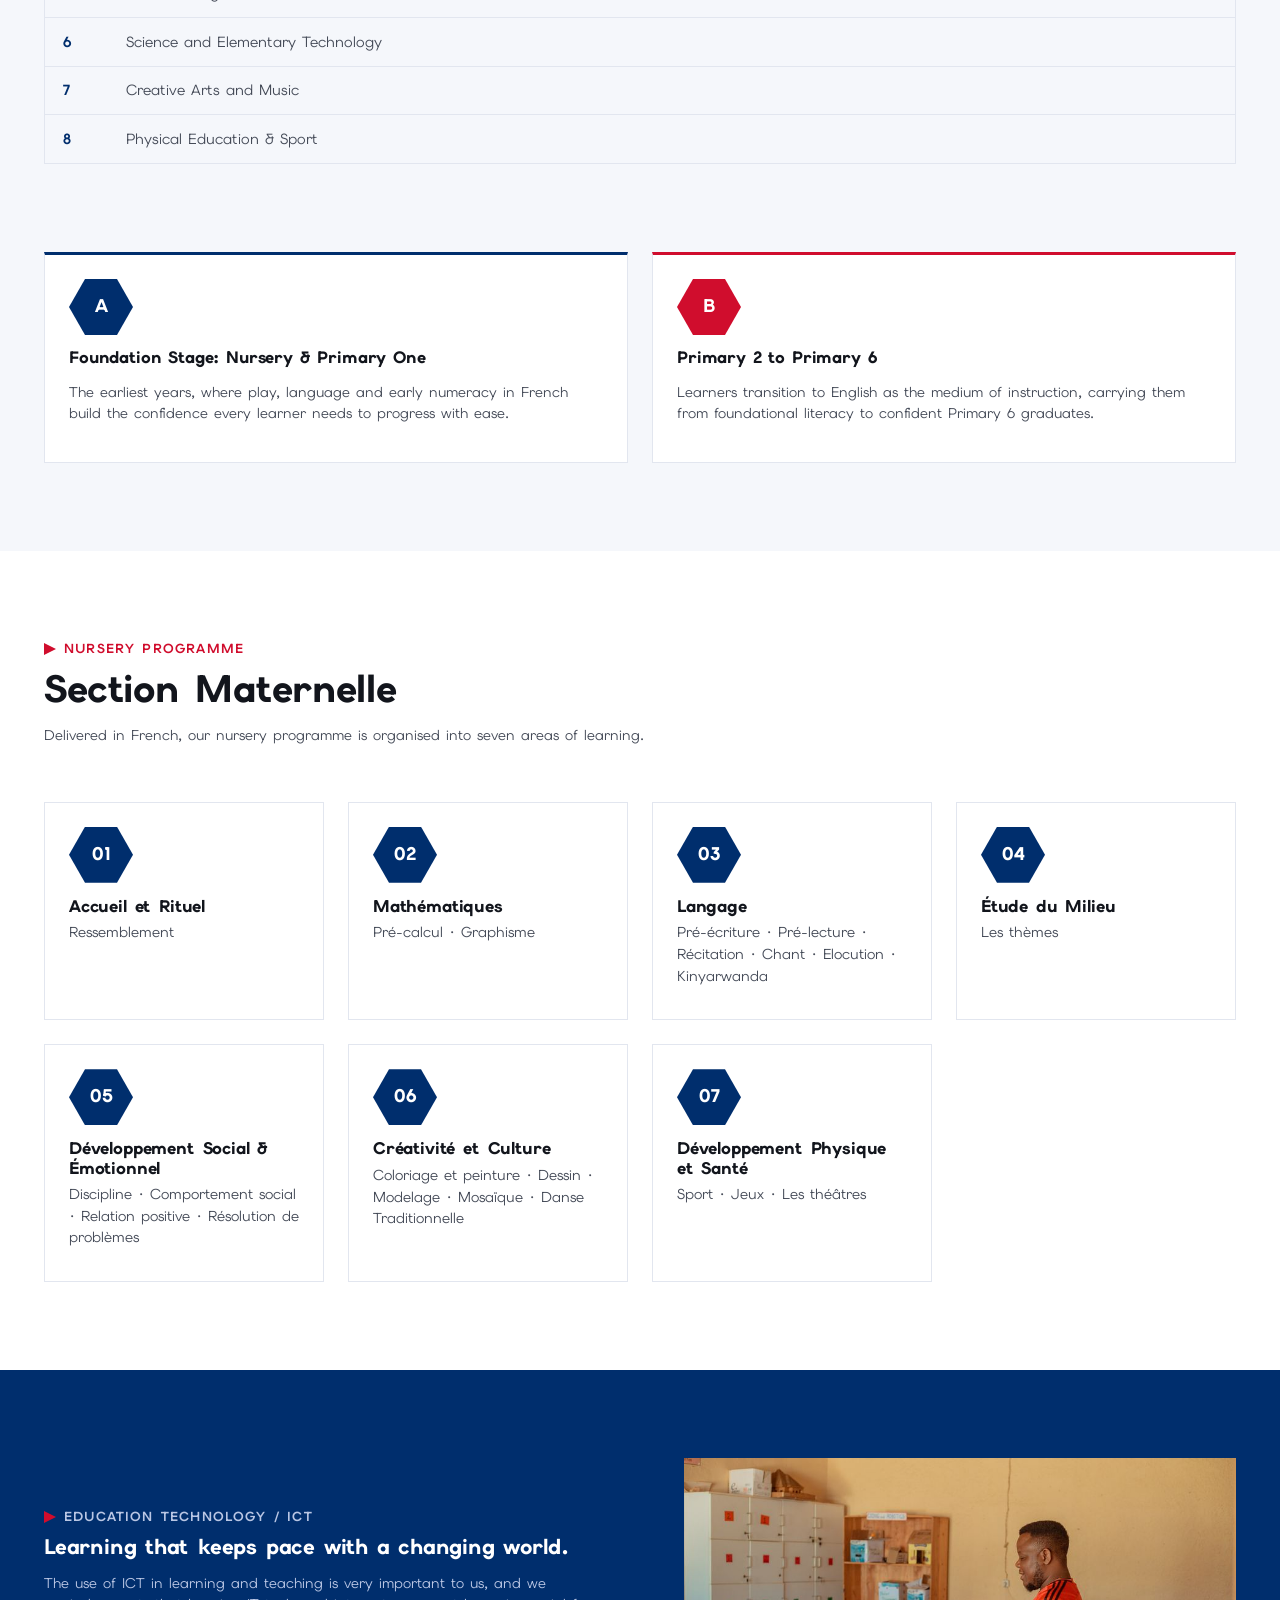
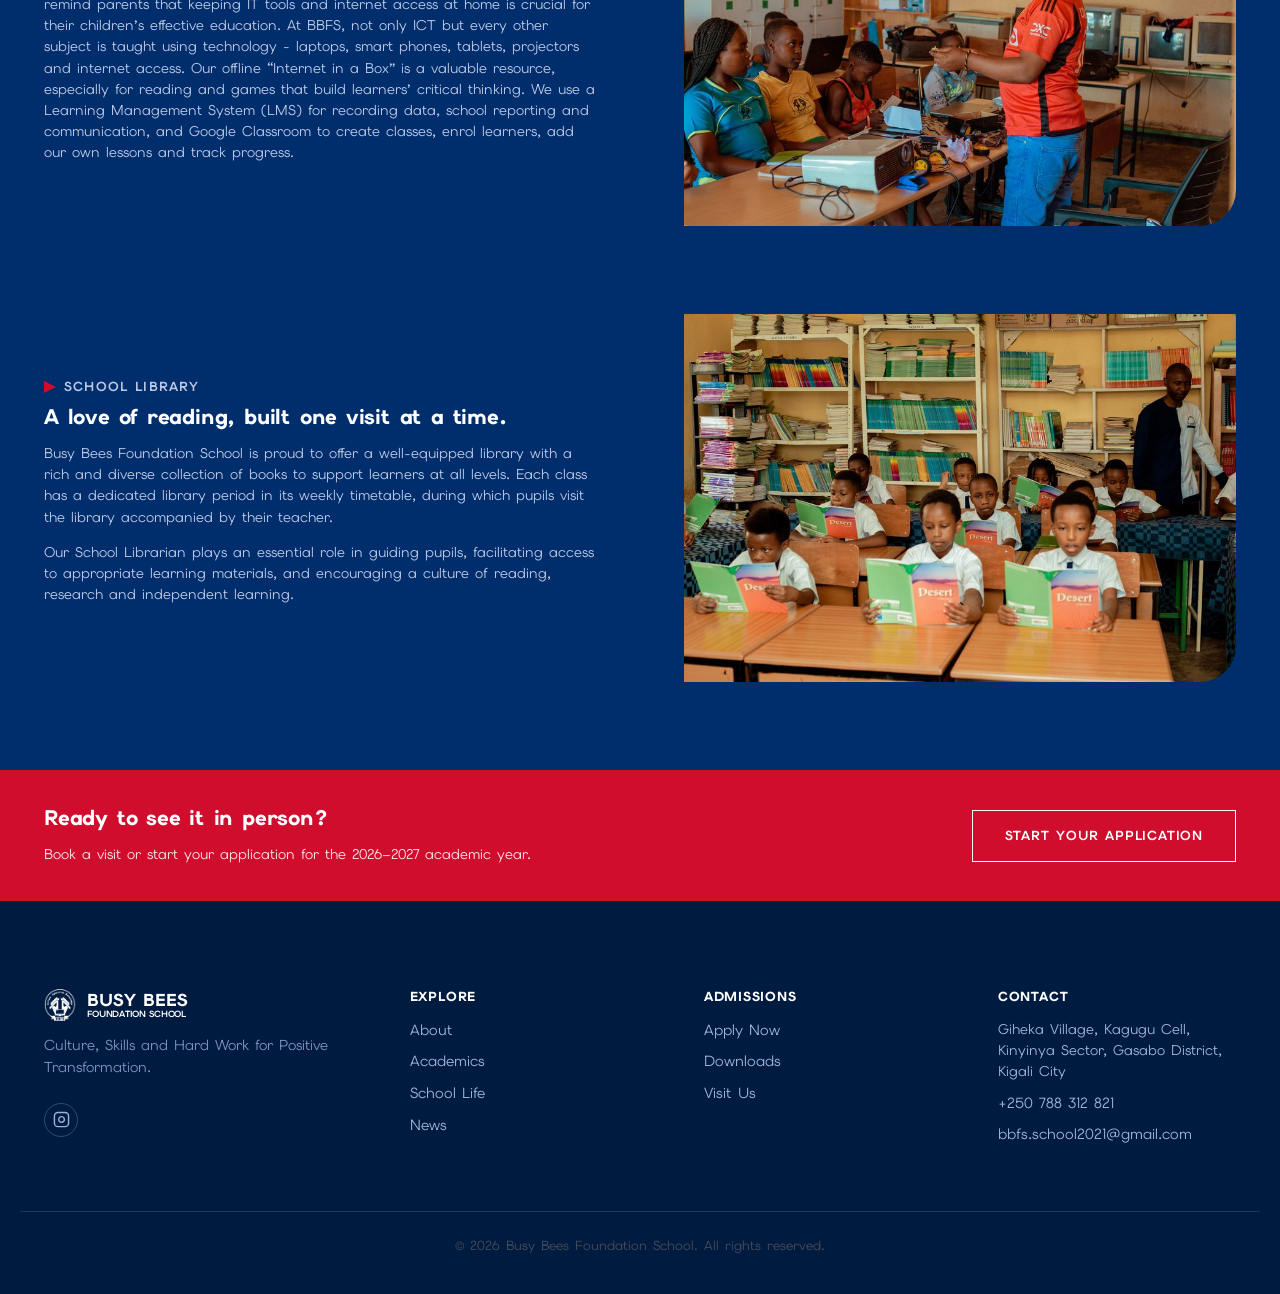
<file: academics.html>
<!DOCTYPE html>
<html lang="en">
<head>
<meta charset="UTF-8">
<meta name="viewport" content="width=device-width, initial-scale=1.0">
<title>Academics - Busy Bees Foundation School</title>
<meta name="description" content="Busy Bees Foundation School delivers Rwanda's Competency-Based Curriculum with a bilingual French/English language policy, ICT-enabled classrooms and a well-equipped library.">
<meta name="theme-color" content="#002E6D">

<meta property="og:type" content="website">
<meta property="og:site_name" content="Busy Bees Foundation School">
<meta property="og:title" content="Academics - Busy Bees Foundation School">
<meta property="og:description" content="Busy Bees Foundation School delivers Rwanda's Competency-Based Curriculum with a bilingual French/English language policy, ICT-enabled classrooms and a well-equipped library.">
<meta property="og:url" content="https://bbfs.ac.rw/academics.html">
<meta property="og:image" content="https://bbfs.ac.rw/assets/logo/logo-blue-bg.png">
<meta property="og:image:secure_url" content="https://bbfs.ac.rw/assets/logo/logo-blue-bg.png">
<meta property="og:image:type" content="image/png">
<meta property="og:image:width" content="1000">
<meta property="og:image:height" content="1000">
<meta property="og:image:alt" content="Busy Bees Foundation School logo">
<meta property="og:locale" content="en_US">

<meta name="twitter:card" content="summary_large_image">
<meta name="twitter:title" content="Academics - Busy Bees Foundation School">
<meta name="twitter:description" content="Busy Bees Foundation School delivers Rwanda's Competency-Based Curriculum with a bilingual French/English language policy, ICT-enabled classrooms and a well-equipped library.">
<meta name="twitter:image" content="https://bbfs.ac.rw/assets/logo/logo-blue-bg.png">
<meta name="twitter:image:alt" content="Busy Bees Foundation School logo">

<link rel="icon" type="image/png" href="assets/favicon.png">
<link rel="canonical" href="https://bbfs.ac.rw/academics.html">

<link rel="preconnect" href="https://fonts.googleapis.com">
<link rel="preconnect" href="https://fonts.gstatic.com" crossorigin>
<link href="https://fonts.googleapis.com/css2?family=Elms+Sans:ital,wght@0,100..900;1,100..900&display=swap" rel="stylesheet">
<link rel="stylesheet" href="css/style.css">

<script type="application/ld+json">
{
  "@context": "https://schema.org",
  "@graph": [
    {
      "@type": "WebPage",
      "@id": "https://bbfs.ac.rw/academics.html#webpage",
      "url": "https://bbfs.ac.rw/academics.html",
      "name": "Academics - Busy Bees Foundation School",
      "description": "Busy Bees Foundation School delivers Rwanda's Competency-Based Curriculum with a bilingual French/English language policy, ICT-enabled classrooms and a well-equipped library.",
      "isPartOf": { "@id": "https://bbfs.ac.rw/#website" },
      "about": { "@id": "https://bbfs.ac.rw/#organization" },
      "breadcrumb": { "@id": "https://bbfs.ac.rw/academics.html#breadcrumb" },
      "inLanguage": "en"
    },
    {
      "@type": "BreadcrumbList",
      "@id": "https://bbfs.ac.rw/academics.html#breadcrumb",
      "itemListElement": [
        { "@type": "ListItem", "position": 1, "name": "Home", "item": "https://bbfs.ac.rw/" },
        { "@type": "ListItem", "position": 2, "name": "Academics" }
      ]
    }
  ]
}
</script>
</head>
<body>

<a class="skip-link" href="#main">Skip to main content</a>

<div class="topbar">
  <div class="container topbar-inner">
    <div class="topbar-links">
      <a href="tel:+250788312821">
        <svg viewBox="0 0 24 24" fill="none" stroke="currentColor" stroke-width="2"><path d="M22 16.92v3a2 2 0 0 1-2.18 2 19.79 19.79 0 0 1-8.63-3.07 19.5 19.5 0 0 1-6-6 19.79 19.79 0 0 1-3.07-8.67A2 2 0 0 1 4.11 2h3a2 2 0 0 1 2 1.72c.127.96.362 1.9.7 2.81a2 2 0 0 1-.45 2.11L8.09 9.91a16 16 0 0 0 6 6l1.27-1.27a2 2 0 0 1 2.11-.45c.91.338 1.85.573 2.81.7A2 2 0 0 1 22 16.92z"/></svg>
        +250 788 312 821
      </a>
      <a href="mailto:bbfs.school2021@gmail.com" class="hide-mobile">
        <svg viewBox="0 0 24 24" fill="none" stroke="currentColor" stroke-width="2"><rect x="2" y="4" width="20" height="16" rx="2"/><path d="m22 6-10 7L2 6"/></svg>
        bbfs.school2021@gmail.com
      </a>
      <span class="hide-mobile">Mon&ndash;Fri, 8:00am&ndash;7:00pm</span>
    </div>
    <a href="admissions.html" class="btn-link">Admissions Open 2026-2027</a>
  </div>
</div>

<header class="site-header" id="site-header">
  <div class="container header-inner">
    <a href="index.html" class="brand" aria-label="Busy Bees Foundation School — home">
      <img src="assets/logo/logo-blue-300.png" class="brand-mark" alt="Busy Bees Foundation School logo">
      <span class="brand-text">
        <span class="brand-name">Busy Bees</span>
        <span class="brand-sub">Foundation School</span>
      </span>
    </a>

    <nav class="main-nav" id="main-nav" aria-label="Primary">
      <ul>
        <li class="nav-item"><a href="index.html" class="nav-link">Home</a></li>

        <li class="nav-item">
          <a href="about.html" class="nav-link" data-toggle aria-expanded="false">About
            <svg class="nav-caret" viewBox="0 0 10 6"><polyline points="1,1 5,5 9,1" fill="none" stroke="currentColor" stroke-width="1.6" stroke-linecap="round" stroke-linejoin="round"/></svg>
          </a>
          <div class="dropdown">
            <div class="dropdown-grid has-feature">
              <div>
                <a href="about.html" class="dropdown-link"><strong>About Overview</strong><span>Who we are, at a glance</span></a>
                <a href="about.html#history" class="dropdown-link"><strong>History &amp; Background</strong><span>Our story since 2013</span></a>
                <a href="about.html#values" class="dropdown-link"><strong>Vision, Mission &amp; Values</strong><span>What we stand on</span></a>
                <a href="about.html#philosophy" class="dropdown-link"><strong>Philosophy &amp; Strategy</strong><span>Aim, philosophy, strategic issues</span></a>
                <a href="about.html#principal" class="dropdown-link"><strong>Principal&rsquo;s Message</strong><span>A word from Mrs. Furaha</span></a>
              </div>
              <a href="about.html#principal" class="dropdown-feature">
                <img src="assets/images/principal-sm.jpg" alt="">
                <span class="dropdown-feature-copy"><span>Est. 2013</span><strong>Meet our Principal</strong></span>
              </a>
            </div>
          </div>
        </li>

        <li class="nav-item">
          <a href="academics.html" class="nav-link is-active" data-toggle aria-expanded="false">Academics
            <svg class="nav-caret" viewBox="0 0 10 6"><polyline points="1,1 5,5 9,1" fill="none" stroke="currentColor" stroke-width="1.6" stroke-linecap="round" stroke-linejoin="round"/></svg>
          </a>
          <div class="dropdown">
            <div class="dropdown-grid has-feature">
              <div>
                <a href="academics.html" class="dropdown-link"><strong>Academics Overview</strong><span>How we teach</span></a>
                <a href="academics.html#curriculum" class="dropdown-link"><strong>Curriculum &amp; Language Policy</strong><span>CBC, French &amp; English</span></a>
                <a href="academics.html#subjects" class="dropdown-link"><strong>Subjects Offered</strong><span>Primary Section, P1&ndash;P6</span></a>
                <a href="academics.html#nursery" class="dropdown-link"><strong>Nursery Programme</strong><span>Section Maternelle</span></a>
                <a href="academics.html#ict-library" class="dropdown-link"><strong>ICT &amp; Library</strong><span>Technology-enabled learning</span></a>
              </div>
              <a href="academics.html#ict-library" class="dropdown-feature">
                <img src="assets/images/curriculum-section-sm.jpg" alt="">
                <span class="dropdown-feature-copy"><span>CBC-Aligned</span><strong>Bilingual, ICT-enabled</strong></span>
              </a>
            </div>
          </div>
        </li>

        <li class="nav-item">
          <a href="school-life.html" class="nav-link" data-toggle aria-expanded="false">School Life
            <svg class="nav-caret" viewBox="0 0 10 6"><polyline points="1,1 5,5 9,1" fill="none" stroke="currentColor" stroke-width="1.6" stroke-linecap="round" stroke-linejoin="round"/></svg>
          </a>
          <div class="dropdown">
            <div class="dropdown-grid has-feature">
              <div>
                <a href="school-life.html" class="dropdown-link"><strong>School Life Overview</strong><span>Beyond the classroom</span></a>
                <a href="school-life.html#clubs" class="dropdown-link"><strong>Clubs &amp; Activities</strong><span>13 clubs to belong to</span></a>
              </div>
              <a href="school-life.html#clubs" class="dropdown-feature">
                <img src="assets/images/karate-competition-sm.jpg" alt="">
                <span class="dropdown-feature-copy"><span>Karate National Champions</span><strong>Explore our clubs</strong></span>
              </a>
            </div>
          </div>
        </li>

        <li class="nav-item"><a href="news.html" class="nav-link">News</a></li>
        <li class="nav-item"><a href="contact.html" class="nav-link">Contact</a></li>
      <li class="nav-item nav-cta"><a href="admissions.html" class="btn btn-primary btn-block">Apply Now</a></li>
      </ul>
    </nav>

    <div class="header-actions">
      <a href="admissions.html" class="btn btn-primary btn-sm">Apply Now</a>
      <button class="nav-toggle" id="nav-toggle" aria-expanded="false" aria-controls="main-nav" aria-label="Open menu">
        <span></span><span></span><span></span>
      </button>
    </div>
  </div>
</header>

<main id="main">

  <section class="page-hero">
    <div class="container page-hero-inner">
      <p class="breadcrumb"><a href="index.html">Home</a> / Academics</p>
      <h1>Head, Heart and Hands - every subject builds all three.</h1>
      <p>We deliver Rwanda&rsquo;s Competency-Based Curriculum with a distinctive bilingual language policy and technology-enabled classrooms.</p>
    </div>
  </section>

  <!-- ============================== CURRICULUM ============================== -->
  <section class="section" id="curriculum">
    <div class="container two-col">
      <div>
        <p class="eyebrow reveal">School Curriculum</p>
        <h2 class="reveal">Rwanda&rsquo;s CBC, with a strong language policy.</h2>
        <p class="reveal">Busy Bees Foundation School implements the Rwanda National Curriculum for primary education. We teach every subject prescribed by the Competence Based Curriculum (CBC): Mathematics, Science and Elementary Technology, Social Studies and Religious Education, English, Kinyarwanda, French, Physical Education and Creative Arts. Alongside this, we run a wide range of co-curricular programmes such as clubs, debates, traditional dancing and talent shows.</p>
        <p class="reveal">Busy Bees Foundation School strives for language excellence. The school has adopted a language approach that uses French as the medium of instruction from the Nursery section through Primary&nbsp;2, while English takes over as the medium of instruction in Primary&nbsp;3 and the upper primary classes. We also foster interschool exchange and study trips to help our learners get exposure to what takes place in other schools and in real life at large.</p>
      </div>
      <div class="photo-frame reveal" style="aspect-ratio:4/3">
        <img src="assets/images/curriculum-section.jpg" alt="Learners engaged in classroom activities at BBFS" loading="lazy">
      </div>
    </div>
  </section>

  <!-- ============================== SUBJECTS ============================== -->
  <section class="section section-tint" id="subjects">
    <div class="container">
      <div class="section-head reveal">
        <p class="eyebrow">Subjects Offered</p>
        <h2>Primary Section</h2>
      </div>
      <div class="subject-table-wrap reveal">
        <table class="subject-table">
          <thead><tr><th>No.</th><th>Subject</th></tr></thead>
          <tbody>
            <tr><td>1</td><td>English</td></tr>
            <tr><td>2</td><td>Mathematics</td></tr>
            <tr><td>3</td><td>Kinyarwanda</td></tr>
            <tr><td>4</td><td>French</td></tr>
            <tr><td>5</td><td>Social &amp; Religious Studies</td></tr>
            <tr><td>6</td><td>Science and Elementary Technology</td></tr>
            <tr><td>7</td><td>Creative Arts and Music</td></tr>
            <tr><td>8</td><td>Physical Education &amp; Sport</td></tr>
          </tbody>
        </table>
      </div>

      <div class="cols-2 card-grid reveal" style="margin-top:var(--sp-6)">
        <div class="card card-top-navy">
          <span class="hex-icon">A</span>
          <h3>Foundation Stage: Nursery &amp; Primary One</h3>
          <p>The earliest years, where play, language and early numeracy in French build the confidence every learner needs to progress with ease.</p>
        </div>
        <div class="card card-top-red">
          <span class="hex-icon is-red">B</span>
          <h3>Primary 2 to Primary 6</h3>
          <p>Learners transition to English as the medium of instruction, carrying them from foundational literacy to confident Primary&nbsp;6 graduates.</p>
        </div>
      </div>
    </div>
  </section>

  <!-- ============================== NURSERY PROGRAMME ============================== -->
  <section class="section" id="nursery">
    <div class="container">
      <div class="section-head reveal">
        <p class="eyebrow">Nursery Programme</p>
        <h2>Section Maternelle</h2>
        <p class="section-intro">Delivered in French, our nursery programme is organised into seven areas of learning.</p>
      </div>

      <div class="hex-grid reveal">
        <div class="hex-card">
          <span class="hex-icon">01</span>
          <h3>Accueil et Rituel</h3>
          <p>Ressemblement</p>
        </div>
        <div class="hex-card">
          <span class="hex-icon">02</span>
          <h3>Math&eacute;matiques</h3>
          <p>Pr&eacute;-calcul &middot; Graphisme</p>
        </div>
        <div class="hex-card">
          <span class="hex-icon">03</span>
          <h3>Langage</h3>
          <p>Pr&eacute;-&eacute;criture &middot; Pr&eacute;-lecture &middot; R&eacute;citation &middot; Chant &middot; Elocution &middot; Kinyarwanda</p>
        </div>
        <div class="hex-card">
          <span class="hex-icon">04</span>
          <h3>&Eacute;tude du Milieu</h3>
          <p>Les th&egrave;mes</p>
        </div>
        <div class="hex-card">
          <span class="hex-icon">05</span>
          <h3>D&eacute;veloppement Social &amp; &Eacute;motionnel</h3>
          <p>Discipline &middot; Comportement social &middot; Relation positive &middot; R&eacute;solution de probl&egrave;mes</p>
        </div>
        <div class="hex-card">
          <span class="hex-icon">06</span>
          <h3>Cr&eacute;ativit&eacute; et Culture</h3>
          <p>Coloriage et peinture &middot; Dessin &middot; Modelage &middot; Mosa&iuml;que &middot; Danse Traditionnelle</p>
        </div>
        <div class="hex-card">
          <span class="hex-icon">07</span>
          <h3>D&eacute;veloppement Physique et Sant&eacute;</h3>
          <p>Sport &middot; Jeux &middot; Les th&eacute;&acirc;tres</p>
        </div>
      </div>
    </div>
  </section>

  <!-- ============================== ICT & LIBRARY ============================== -->
  <section class="section section-navy" id="ict-library">
    <div class="container two-col">
      <div>
        <p class="eyebrow eyebrow-inverse reveal">Education Technology / ICT</p>
        <h2 class="reveal">Learning that keeps pace with a changing world.</h2>
        <p class="reveal">The use of ICT in learning and teaching is very important to us, and we remind parents that keeping IT tools and internet access at home is crucial for their children&rsquo;s effective education. At BBFS, not only ICT but every other subject is taught using technology - laptops, smart phones, tablets, projectors and internet access. Our offline &ldquo;Internet in a Box&rdquo; is a valuable resource, especially for reading and games that build learners&rsquo; critical thinking. We use a Learning Management System (LMS) for recording data, school reporting and communication, and Google Classroom to create classes, enrol learners, add our own lessons and track progress.</p>
      </div>
      <div class="photo-frame reveal">
        <img src="assets/images/ict-section.jpg" alt="A learner using ICT tools at BBFS" loading="lazy">
      </div>
    </div>

    <div class="container two-col reverse" style="margin-top:var(--sp-6)">
      <div class="photo-frame reveal">
        <img src="assets/images/library-photo.jpg" alt="Bookshelves in the BBFS library" loading="lazy">
      </div>
      <div>
        <p class="eyebrow eyebrow-inverse reveal">School Library</p>
        <h2 class="reveal">A love of reading, built one visit at a time.</h2>
        <p class="reveal">Busy Bees Foundation School is proud to offer a well-equipped library with a rich and diverse collection of books to support learners at all levels. Each class has a dedicated library period in its weekly timetable, during which pupils visit the library accompanied by their teacher.</p>
        <p class="reveal">Our School Librarian plays an essential role in guiding pupils, facilitating access to appropriate learning materials, and encouraging a culture of reading, research and independent learning.</p>
      </div>
    </div>
  </section>

  <!-- ============================== CTA BAND ============================== -->
  <section class="cta-band">
    <div class="container cta-inner">
      <div>
        <h2>Ready to see it in person?</h2>
        <p>Book a visit or start your application for the 2026&ndash;2027 academic year.</p>
      </div>
      <a href="admissions.html" class="btn btn-ghost">Start Your Application</a>
    </div>
  </section>

</main>

<!-- ============================== FOOTER ============================== -->
<footer class="site-footer">
  <div class="container footer-grid">
    <div class="footer-brand">
      <a href="index.html" class="brand" aria-label="Busy Bees Foundation School — home">
        <img src="assets/logo/logo-white-300.png" class="brand-mark" alt="Busy Bees Foundation School logo">
        <span class="brand-text">
          <span class="brand-name">Busy Bees</span>
          <span class="brand-sub">Foundation School</span>
        </span>
      </a>
      <p>Culture, Skills and Hard Work for Positive Transformation.</p>
      <div class="footer-social">
        <a href="https://www.instagram.com/busybeesfoundationschool" target="_blank" rel="noopener" aria-label="Busy Bees Foundation School on Instagram">
          <svg viewBox="0 0 24 24" fill="none" stroke="currentColor" stroke-width="2"><rect x="2" y="2" width="20" height="20" rx="5"/><path d="M16 11.37A4 4 0 1 1 12.63 8 4 4 0 0 1 16 11.37z"/><line x1="17.5" y1="6.5" x2="17.51" y2="6.5"/></svg>
        </a>
      </div>
    </div>

    <div class="footer-col">
      <h3>Explore</h3>
      <ul>
        <li><a href="about.html">About</a></li>
        <li><a href="academics.html">Academics</a></li>
        <li><a href="school-life.html">School Life</a></li>
        <li><a href="news.html">News</a></li>
      </ul>
    </div>

    <div class="footer-col">
      <h3>Admissions</h3>
      <ul>
        <li><a href="admissions.html">Apply Now</a></li>
        <li><a href="admissions.html#downloads">Downloads</a></li>
        <li><a href="contact.html">Visit Us</a></li>
      </ul>
    </div>

    <div class="footer-col">
      <h3>Contact</h3>
      <ul>
        <li>Giheka Village, Kagugu Cell, Kinyinya Sector, Gasabo District, Kigali City</li>
        <li><a href="tel:+250788312821">+250 788 312 821</a></li>
        <li><a href="mailto:bbfs.school2021@gmail.com">bbfs.school2021@gmail.com</a></li>
      </ul>
    </div>
  </div>
  <div class="container footer-bottom">
    <p>&copy; <span data-year></span> Busy Bees Foundation School. All rights reserved.</p>
  </div>
</footer>

<script src="js/main.js"></script>
</body>
</html>
</file>
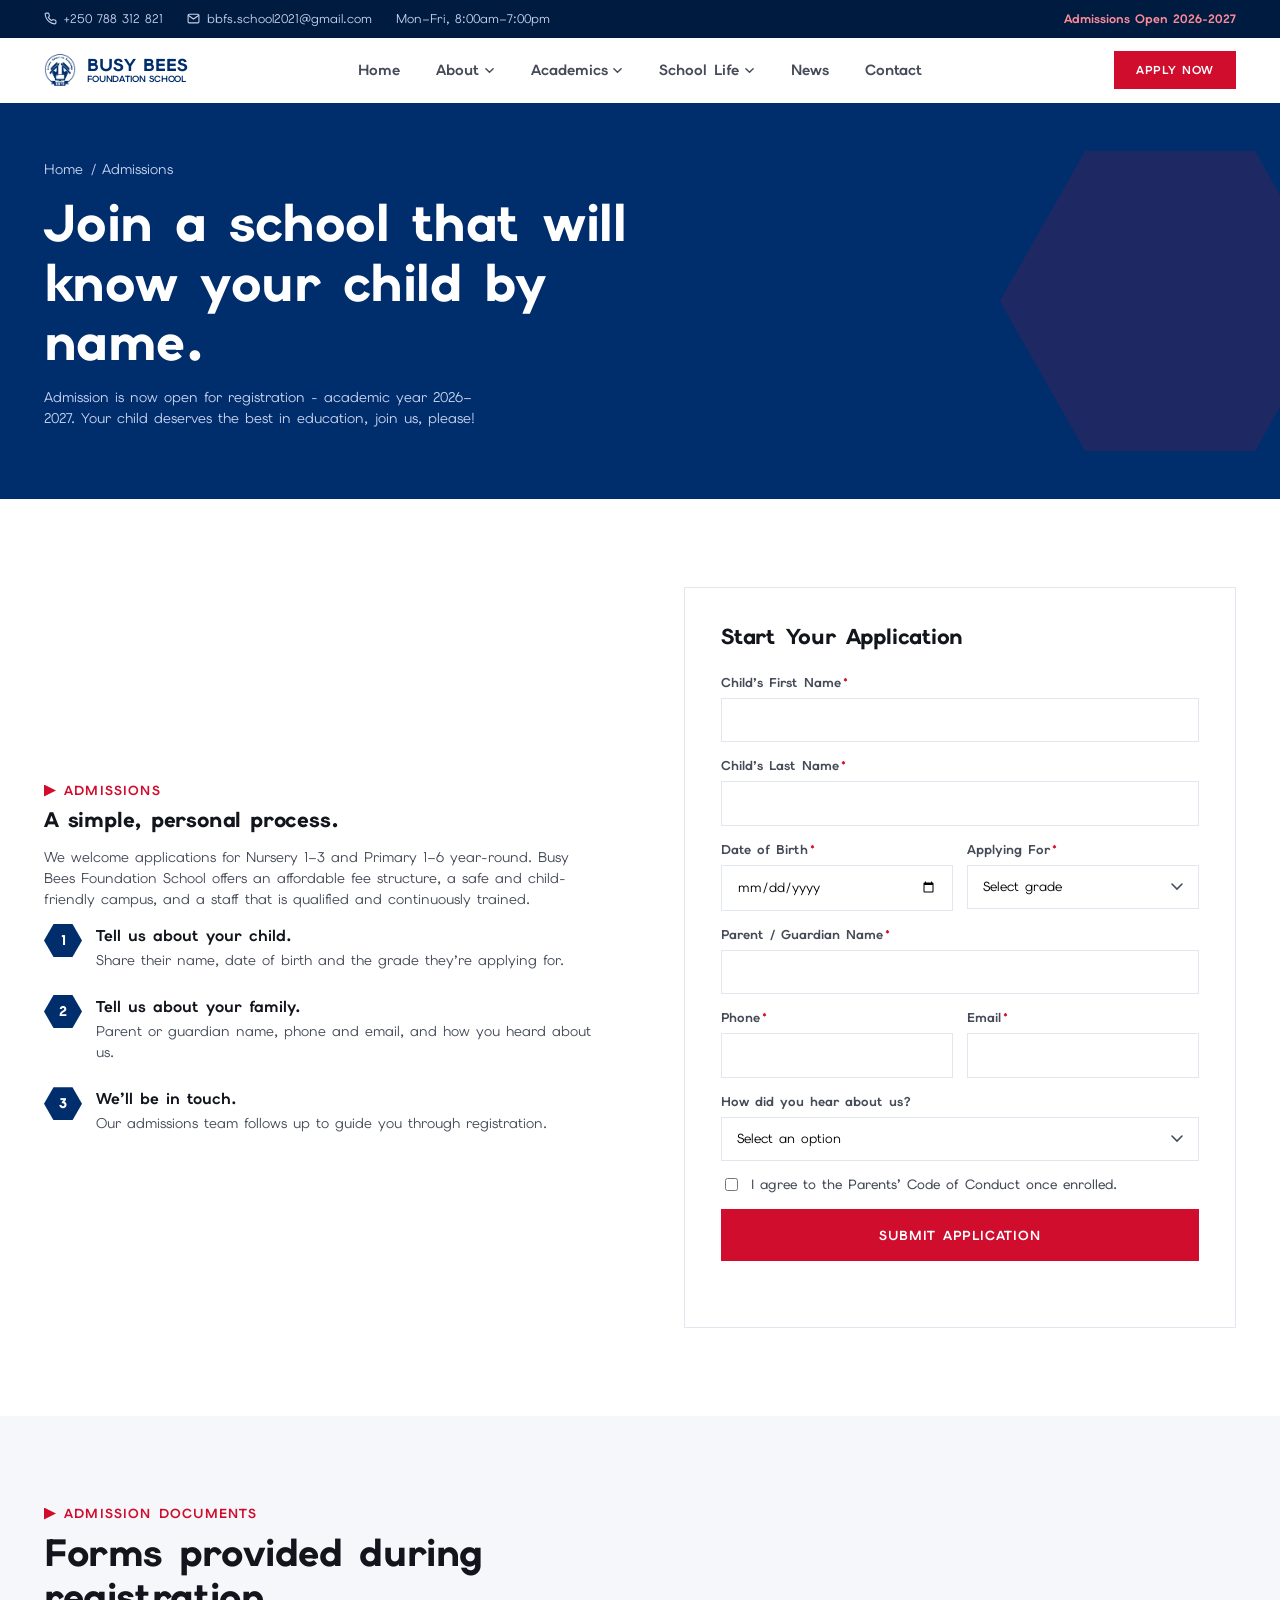
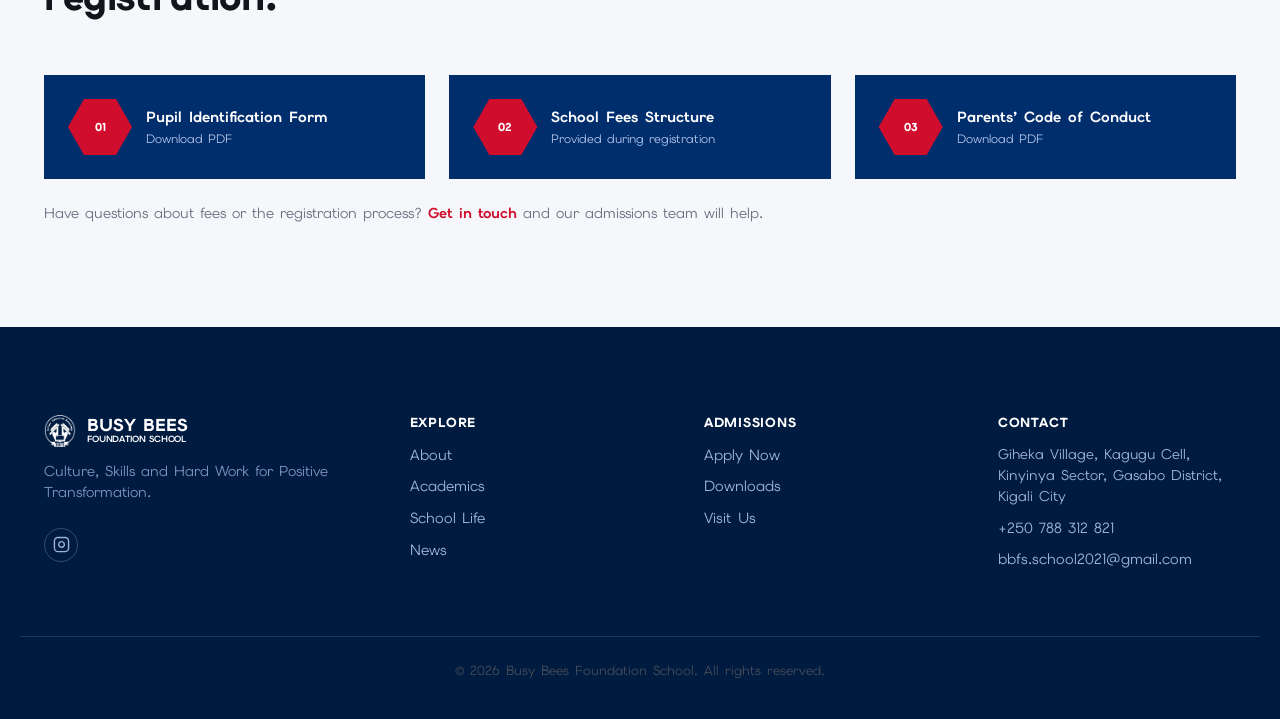
<file: admissions.html>
<!DOCTYPE html>
<html lang="en">
<head>
<meta charset="UTF-8">
<meta name="viewport" content="width=device-width, initial-scale=1.0">
<title>Admissions - Busy Bees Foundation School</title>
<meta name="description" content="Admissions are open for the 2026–2027 academic year at Busy Bees Foundation School, Kigali — apply for Nursery 1–3 and Primary 1–6.">
<meta name="theme-color" content="#002E6D">

<meta property="og:type" content="website">
<meta property="og:site_name" content="Busy Bees Foundation School">
<meta property="og:title" content="Admissions - Busy Bees Foundation School">
<meta property="og:description" content="Admissions are open for the 2026–2027 academic year at Busy Bees Foundation School, Kigali — apply for Nursery 1–3 and Primary 1–6.">
<meta property="og:url" content="https://bbfs.ac.rw/admissions.html">
<meta property="og:image" content="https://bbfs.ac.rw/assets/logo/logo-blue-bg.png">
<meta property="og:image:secure_url" content="https://bbfs.ac.rw/assets/logo/logo-blue-bg.png">
<meta property="og:image:type" content="image/png">
<meta property="og:image:width" content="1000">
<meta property="og:image:height" content="1000">
<meta property="og:image:alt" content="Busy Bees Foundation School logo">
<meta property="og:locale" content="en_US">

<meta name="twitter:card" content="summary_large_image">
<meta name="twitter:title" content="Admissions - Busy Bees Foundation School">
<meta name="twitter:description" content="Admissions are open for the 2026–2027 academic year at Busy Bees Foundation School, Kigali — apply for Nursery 1–3 and Primary 1–6.">
<meta name="twitter:image" content="https://bbfs.ac.rw/assets/logo/logo-blue-bg.png">
<meta name="twitter:image:alt" content="Busy Bees Foundation School logo">

<link rel="icon" type="image/png" href="assets/favicon.png">
<link rel="canonical" href="https://bbfs.ac.rw/admissions.html">

<link rel="preconnect" href="https://fonts.googleapis.com">
<link rel="preconnect" href="https://fonts.gstatic.com" crossorigin>
<link href="https://fonts.googleapis.com/css2?family=Elms+Sans:ital,wght@0,100..900;1,100..900&display=swap" rel="stylesheet">
<link rel="stylesheet" href="css/style.css">

<script type="application/ld+json">
{
  "@context": "https://schema.org",
  "@graph": [
    {
      "@type": "WebPage",
      "@id": "https://bbfs.ac.rw/admissions.html#webpage",
      "url": "https://bbfs.ac.rw/admissions.html",
      "name": "Admissions - Busy Bees Foundation School",
      "description": "Admissions are open for the 2026–2027 academic year at Busy Bees Foundation School, Kigali — apply for Nursery 1–3 and Primary 1–6.",
      "isPartOf": { "@id": "https://bbfs.ac.rw/#website" },
      "about": { "@id": "https://bbfs.ac.rw/#organization" },
      "breadcrumb": { "@id": "https://bbfs.ac.rw/admissions.html#breadcrumb" },
      "inLanguage": "en"
    },
    {
      "@type": "BreadcrumbList",
      "@id": "https://bbfs.ac.rw/admissions.html#breadcrumb",
      "itemListElement": [
        { "@type": "ListItem", "position": 1, "name": "Home", "item": "https://bbfs.ac.rw/" },
        { "@type": "ListItem", "position": 2, "name": "Admissions" }
      ]
    }
  ]
}
</script>
</head>
<body>

<a class="skip-link" href="#main">Skip to main content</a>

<div class="topbar">
  <div class="container topbar-inner">
    <div class="topbar-links">
      <a href="tel:+250788312821">
        <svg viewBox="0 0 24 24" fill="none" stroke="currentColor" stroke-width="2"><path d="M22 16.92v3a2 2 0 0 1-2.18 2 19.79 19.79 0 0 1-8.63-3.07 19.5 19.5 0 0 1-6-6 19.79 19.79 0 0 1-3.07-8.67A2 2 0 0 1 4.11 2h3a2 2 0 0 1 2 1.72c.127.96.362 1.9.7 2.81a2 2 0 0 1-.45 2.11L8.09 9.91a16 16 0 0 0 6 6l1.27-1.27a2 2 0 0 1 2.11-.45c.91.338 1.85.573 2.81.7A2 2 0 0 1 22 16.92z"/></svg>
        +250 788 312 821
      </a>
      <a href="mailto:bbfs.school2021@gmail.com" class="hide-mobile">
        <svg viewBox="0 0 24 24" fill="none" stroke="currentColor" stroke-width="2"><rect x="2" y="4" width="20" height="16" rx="2"/><path d="m22 6-10 7L2 6"/></svg>
        bbfs.school2021@gmail.com
      </a>
      <span class="hide-mobile">Mon&ndash;Fri, 8:00am&ndash;7:00pm</span>
    </div>
    <a href="admissions.html" class="btn-link">Admissions Open 2026-2027</a>
  </div>
</div>

<header class="site-header" id="site-header">
  <div class="container header-inner">
    <a href="index.html" class="brand" aria-label="Busy Bees Foundation School — home">
      <img src="assets/logo/logo-blue-300.png" class="brand-mark" alt="Busy Bees Foundation School logo">
      <span class="brand-text">
        <span class="brand-name">Busy Bees</span>
        <span class="brand-sub">Foundation School</span>
      </span>
    </a>

    <nav class="main-nav" id="main-nav" aria-label="Primary">
      <ul>
        <li class="nav-item"><a href="index.html" class="nav-link">Home</a></li>

        <li class="nav-item">
          <a href="about.html" class="nav-link" data-toggle aria-expanded="false">About
            <svg class="nav-caret" viewBox="0 0 10 6"><polyline points="1,1 5,5 9,1" fill="none" stroke="currentColor" stroke-width="1.6" stroke-linecap="round" stroke-linejoin="round"/></svg>
          </a>
          <div class="dropdown">
            <div class="dropdown-grid has-feature">
              <div>
                <a href="about.html" class="dropdown-link"><strong>About Overview</strong><span>Who we are, at a glance</span></a>
                <a href="about.html#history" class="dropdown-link"><strong>History &amp; Background</strong><span>Our story since 2013</span></a>
                <a href="about.html#values" class="dropdown-link"><strong>Vision, Mission &amp; Values</strong><span>What we stand on</span></a>
                <a href="about.html#philosophy" class="dropdown-link"><strong>Philosophy &amp; Strategy</strong><span>Aim, philosophy, strategic issues</span></a>
                <a href="about.html#principal" class="dropdown-link"><strong>Principal&rsquo;s Message</strong><span>A word from Mrs. Furaha</span></a>
              </div>
              <a href="about.html#principal" class="dropdown-feature">
                <img src="assets/images/principal-sm.jpg" alt="">
                <span class="dropdown-feature-copy"><span>Est. 2013</span><strong>Meet our Principal</strong></span>
              </a>
            </div>
          </div>
        </li>

        <li class="nav-item">
          <a href="academics.html" class="nav-link" data-toggle aria-expanded="false">Academics
            <svg class="nav-caret" viewBox="0 0 10 6"><polyline points="1,1 5,5 9,1" fill="none" stroke="currentColor" stroke-width="1.6" stroke-linecap="round" stroke-linejoin="round"/></svg>
          </a>
          <div class="dropdown">
            <div class="dropdown-grid has-feature">
              <div>
                <a href="academics.html" class="dropdown-link"><strong>Academics Overview</strong><span>How we teach</span></a>
                <a href="academics.html#curriculum" class="dropdown-link"><strong>Curriculum &amp; Language Policy</strong><span>CBC, French &amp; English</span></a>
                <a href="academics.html#subjects" class="dropdown-link"><strong>Subjects Offered</strong><span>Primary Section, P1&ndash;P6</span></a>
                <a href="academics.html#nursery" class="dropdown-link"><strong>Nursery Programme</strong><span>Section Maternelle</span></a>
                <a href="academics.html#ict-library" class="dropdown-link"><strong>ICT &amp; Library</strong><span>Technology-enabled learning</span></a>
              </div>
              <a href="academics.html#ict-library" class="dropdown-feature">
                <img src="assets/images/curriculum-section-sm.jpg" alt="">
                <span class="dropdown-feature-copy"><span>CBC-Aligned</span><strong>Bilingual, ICT-enabled</strong></span>
              </a>
            </div>
          </div>
        </li>

        <li class="nav-item">
          <a href="school-life.html" class="nav-link" data-toggle aria-expanded="false">School Life
            <svg class="nav-caret" viewBox="0 0 10 6"><polyline points="1,1 5,5 9,1" fill="none" stroke="currentColor" stroke-width="1.6" stroke-linecap="round" stroke-linejoin="round"/></svg>
          </a>
          <div class="dropdown">
            <div class="dropdown-grid has-feature">
              <div>
                <a href="school-life.html" class="dropdown-link"><strong>School Life Overview</strong><span>Beyond the classroom</span></a>
                <a href="school-life.html#clubs" class="dropdown-link"><strong>Clubs &amp; Activities</strong><span>13 clubs to belong to</span></a>
              </div>
              <a href="school-life.html#clubs" class="dropdown-feature">
                <img src="assets/images/karate-competition-sm.jpg" alt="">
                <span class="dropdown-feature-copy"><span>Karate National Champions</span><strong>Explore our clubs</strong></span>
              </a>
            </div>
          </div>
        </li>

        <li class="nav-item"><a href="news.html" class="nav-link">News</a></li>
        <li class="nav-item"><a href="contact.html" class="nav-link">Contact</a></li>
      <li class="nav-item nav-cta"><a href="admissions.html" class="btn btn-primary btn-block">Apply Now</a></li>
      </ul>
    </nav>

    <div class="header-actions">
      <a href="admissions.html" class="btn btn-primary btn-sm">Apply Now</a>
      <button class="nav-toggle" id="nav-toggle" aria-expanded="false" aria-controls="main-nav" aria-label="Open menu">
        <span></span><span></span><span></span>
      </button>
    </div>
  </div>
</header>

<main id="main">

  <section class="page-hero">
    <div class="container page-hero-inner">
      <p class="breadcrumb"><a href="index.html">Home</a> / Admissions</p>
      <h1>Join a school that will know your child by name.</h1>
      <p>Admission is now open for registration - academic year 2026&ndash;2027. Your child deserves the best in education, join us, please!</p>
    </div>
  </section>

  <!-- ============================== APPLY ============================== -->
  <section class="section" id="apply">
    <div class="container two-col">
      <div class="admissions-copy">
        <p class="eyebrow reveal">Admissions</p>
        <h2 class="reveal">A simple, personal process.</h2>
        <p class="reveal">We welcome applications for Nursery&nbsp;1&ndash;3 and Primary&nbsp;1&ndash;6 year-round. Busy Bees Foundation School offers an affordable fee structure, a safe and child-friendly campus, and a staff that is qualified and continuously trained.</p>

        <ol class="steps-list reveal">
          <li><span class="step-num">1</span><div><strong>Tell us about your child.</strong><p>Share their name, date of birth and the grade they&rsquo;re applying for.</p></div></li>
          <li><span class="step-num">2</span><div><strong>Tell us about your family.</strong><p>Parent or guardian name, phone and email, and how you heard about us.</p></div></li>
          <li><span class="step-num">3</span><div><strong>We&rsquo;ll be in touch.</strong><p>Our admissions team follows up to guide you through registration.</p></div></li>
        </ol>
      </div>

      <div class="reveal">
        <form class="form-card" id="apply-form" data-form data-success-message="Thank you, {name}&rsquo;s application has been received! Our admissions team will be in touch shortly." novalidate>
          <h3>Start Your Application</h3>

          <div class="form-row">
            <label for="child-first">Child&rsquo;s First Name<span aria-hidden="true">*</span></label>
            <input type="text" id="child-first" name="childFirst" required autocomplete="given-name" data-success-name>
          </div>
          <div class="form-row">
            <label for="child-last">Child&rsquo;s Last Name<span aria-hidden="true">*</span></label>
            <input type="text" id="child-last" name="childLast" required autocomplete="family-name">
          </div>
          <div class="form-row form-row-split">
            <div class="form-row">
              <label for="child-dob">Date of Birth<span aria-hidden="true">*</span></label>
              <input type="date" id="child-dob" name="childDob" required>
            </div>
            <div class="form-row">
              <label for="grade">Applying For<span aria-hidden="true">*</span></label>
              <select id="grade" name="grade" required>
                <option value="" disabled selected>Select grade</option>
                <option>Nursery 1</option>
                <option>Nursery 2</option>
                <option>Nursery 3</option>
                <option>Primary 1</option>
                <option>Primary 2</option>
                <option>Primary 3</option>
                <option>Primary 4</option>
                <option>Primary 5</option>
                <option>Primary 6</option>
              </select>
            </div>
          </div>
          <div class="form-row">
            <label for="parent-name">Parent / Guardian Name<span aria-hidden="true">*</span></label>
            <input type="text" id="parent-name" name="parentName" required autocomplete="name">
          </div>
          <div class="form-row form-row-split">
            <div class="form-row">
              <label for="parent-phone">Phone<span aria-hidden="true">*</span></label>
              <input type="tel" id="parent-phone" name="parentPhone" required autocomplete="tel">
            </div>
            <div class="form-row">
              <label for="parent-email">Email<span aria-hidden="true">*</span></label>
              <input type="email" id="parent-email" name="parentEmail" required autocomplete="email">
            </div>
          </div>
          <div class="form-row">
            <label for="referral">How did you hear about us?</label>
            <select id="referral" name="referral">
              <option value="" disabled selected>Select an option</option>
              <option>Friend or family</option>
              <option>Current BBFS parent</option>
              <option>Church or community group</option>
              <option>Social media</option>
              <option>Walked past the school</option>
              <option>Other</option>
            </select>
          </div>
          <div class="form-check">
            <input type="checkbox" id="conduct" name="conduct" required>
            <label for="conduct">I agree to the Parents&rsquo; Code of Conduct once enrolled.</label>
          </div>

          <button type="submit" class="btn btn-primary btn-block">Submit Application</button>
          <p class="form-status" role="status" aria-live="polite"></p>
        </form>
      </div>
    </div>
  </section>

  <!-- ============================== DOWNLOADS ============================== -->
  <section class="section section-tint" id="downloads">
    <div class="container">
      <div class="section-head reveal">
        <p class="eyebrow">Admission Documents</p>
        <h2>Forms provided during registration.</h2>
      </div>
      <div class="doc-grid reveal">
        <a href="assets/documents/pupil-form-and-code-of-conduct-2023.pdf" class="doc-card" target="_blank" rel="noopener">
          <span class="hex-icon">01</span>
          <span><strong>Pupil Identification Form</strong><span class="doc-caption">Download PDF</span></span>
        </a>
        <div class="doc-card">
          <span class="hex-icon">02</span>
          <span><strong>School Fees Structure</strong><span class="doc-caption">Provided during registration</span></span>
        </div>
        <a href="assets/documents/pupil-form-and-code-of-conduct-2023.pdf" class="doc-card" target="_blank" rel="noopener">
          <span class="hex-icon">03</span>
          <span><strong>Parents&rsquo; Code of Conduct</strong><span class="doc-caption">Download PDF</span></span>
        </a>
      </div>
      <p class="reveal" style="margin-top:var(--sp-3); font-size:.9rem; color:var(--text-muted)">Have questions about fees or the registration process? <a href="contact.html" class="btn-link" style="font-size:inherit">Get in touch</a> and our admissions team will help.</p>
    </div>
  </section>

</main>

<!-- ============================== FOOTER ============================== -->
<footer class="site-footer">
  <div class="container footer-grid">
    <div class="footer-brand">
      <a href="index.html" class="brand" aria-label="Busy Bees Foundation School — home">
        <img src="assets/logo/logo-white-300.png" class="brand-mark" alt="Busy Bees Foundation School logo">
        <span class="brand-text">
          <span class="brand-name">Busy Bees</span>
          <span class="brand-sub">Foundation School</span>
        </span>
      </a>
      <p>Culture, Skills and Hard Work for Positive Transformation.</p>
      <div class="footer-social">
        <a href="https://www.instagram.com/busybeesfoundationschool" target="_blank" rel="noopener" aria-label="Busy Bees Foundation School on Instagram">
          <svg viewBox="0 0 24 24" fill="none" stroke="currentColor" stroke-width="2"><rect x="2" y="2" width="20" height="20" rx="5"/><path d="M16 11.37A4 4 0 1 1 12.63 8 4 4 0 0 1 16 11.37z"/><line x1="17.5" y1="6.5" x2="17.51" y2="6.5"/></svg>
        </a>
      </div>
    </div>

    <div class="footer-col">
      <h3>Explore</h3>
      <ul>
        <li><a href="about.html">About</a></li>
        <li><a href="academics.html">Academics</a></li>
        <li><a href="school-life.html">School Life</a></li>
        <li><a href="news.html">News</a></li>
      </ul>
    </div>

    <div class="footer-col">
      <h3>Admissions</h3>
      <ul>
        <li><a href="admissions.html">Apply Now</a></li>
        <li><a href="admissions.html#downloads">Downloads</a></li>
        <li><a href="contact.html">Visit Us</a></li>
      </ul>
    </div>

    <div class="footer-col">
      <h3>Contact</h3>
      <ul>
        <li>Giheka Village, Kagugu Cell, Kinyinya Sector, Gasabo District, Kigali City</li>
        <li><a href="tel:+250788312821">+250 788 312 821</a></li>
        <li><a href="mailto:bbfs.school2021@gmail.com">bbfs.school2021@gmail.com</a></li>
      </ul>
    </div>
  </div>
  <div class="container footer-bottom">
    <p>&copy; <span data-year></span> Busy Bees Foundation School. All rights reserved.</p>
  </div>
</footer>

<script src="js/main.js"></script>
</body>
</html>
</file>
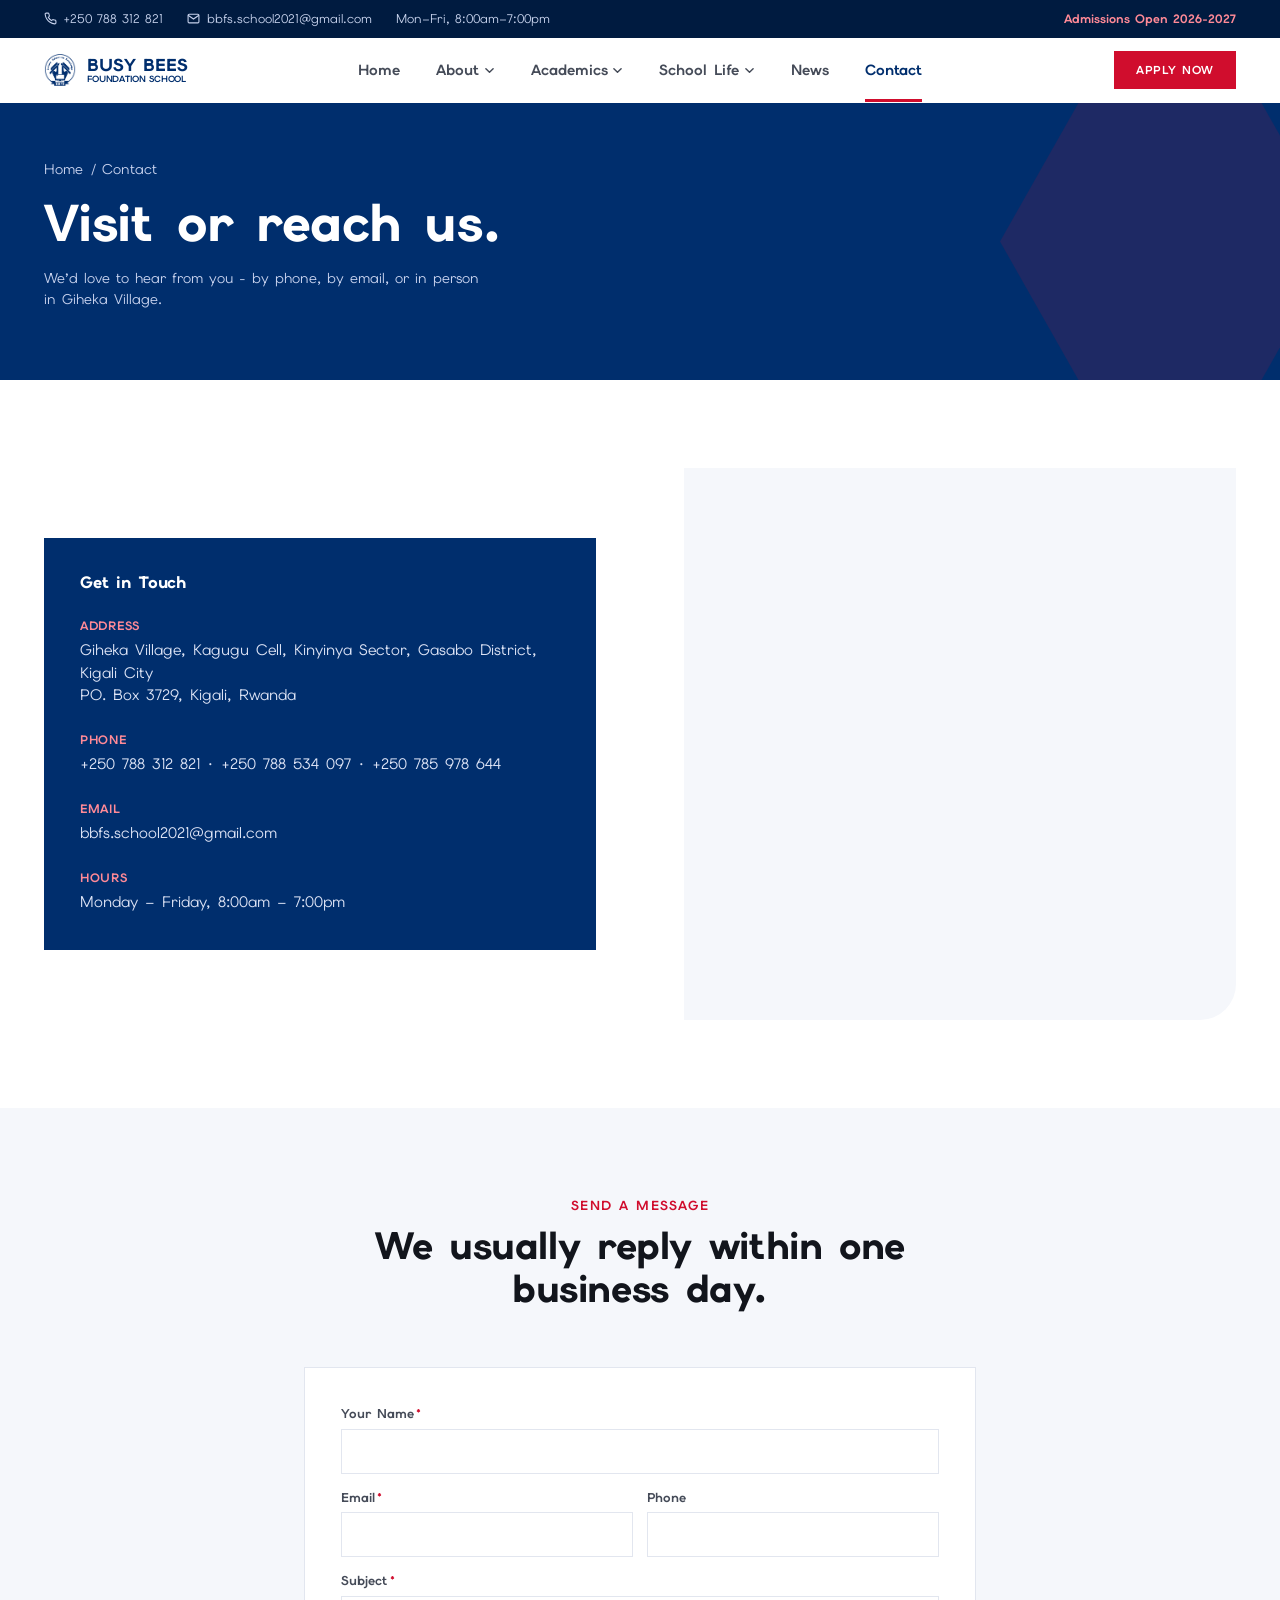
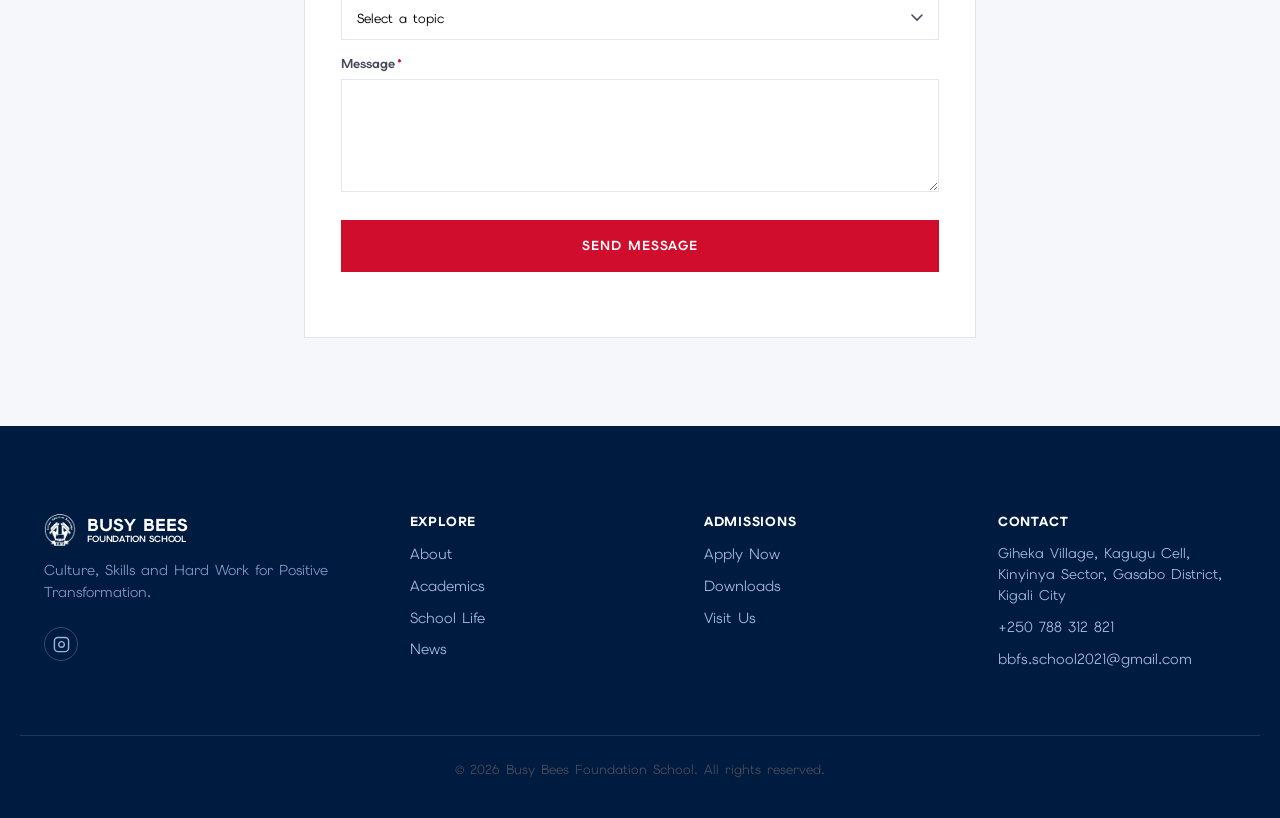
<file: contact.html>
<!DOCTYPE html>
<html lang="en">
<head>
<meta charset="UTF-8">
<meta name="viewport" content="width=device-width, initial-scale=1.0">
<title>Contact - Busy Bees Foundation School</title>
<meta name="description" content="Visit or reach Busy Bees Foundation School in Giheka Village, Kagugu Cell, Kinyinya Sector, Gasabo District, Kigali City, Rwanda.">
<meta name="theme-color" content="#002E6D">

<meta property="og:type" content="website">
<meta property="og:site_name" content="Busy Bees Foundation School">
<meta property="og:title" content="Contact - Busy Bees Foundation School">
<meta property="og:description" content="Visit or reach Busy Bees Foundation School in Giheka Village, Kagugu Cell, Kinyinya Sector, Gasabo District, Kigali City, Rwanda.">
<meta property="og:url" content="https://bbfs.ac.rw/contact.html">
<meta property="og:image" content="https://bbfs.ac.rw/assets/logo/logo-blue-bg.png">
<meta property="og:image:secure_url" content="https://bbfs.ac.rw/assets/logo/logo-blue-bg.png">
<meta property="og:image:type" content="image/png">
<meta property="og:image:width" content="1000">
<meta property="og:image:height" content="1000">
<meta property="og:image:alt" content="Busy Bees Foundation School logo">
<meta property="og:locale" content="en_US">

<meta name="twitter:card" content="summary_large_image">
<meta name="twitter:title" content="Contact - Busy Bees Foundation School">
<meta name="twitter:description" content="Visit or reach Busy Bees Foundation School in Giheka Village, Kagugu Cell, Kinyinya Sector, Gasabo District, Kigali City, Rwanda.">
<meta name="twitter:image" content="https://bbfs.ac.rw/assets/logo/logo-blue-bg.png">
<meta name="twitter:image:alt" content="Busy Bees Foundation School logo">

<link rel="icon" type="image/png" href="assets/favicon.png">
<link rel="canonical" href="https://bbfs.ac.rw/contact.html">

<link rel="preconnect" href="https://fonts.googleapis.com">
<link rel="preconnect" href="https://fonts.gstatic.com" crossorigin>
<link href="https://fonts.googleapis.com/css2?family=Elms+Sans:ital,wght@0,100..900;1,100..900&display=swap" rel="stylesheet">
<link rel="stylesheet" href="css/style.css">

<script type="application/ld+json">
{
  "@context": "https://schema.org",
  "@graph": [
    {
      "@type": ["WebPage", "ContactPage"],
      "@id": "https://bbfs.ac.rw/contact.html#webpage",
      "url": "https://bbfs.ac.rw/contact.html",
      "name": "Contact - Busy Bees Foundation School",
      "description": "Visit or reach Busy Bees Foundation School in Giheka Village, Kagugu Cell, Kinyinya Sector, Gasabo District, Kigali City, Rwanda.",
      "isPartOf": { "@id": "https://bbfs.ac.rw/#website" },
      "about": { "@id": "https://bbfs.ac.rw/#organization" },
      "mainEntity": { "@id": "https://bbfs.ac.rw/#organization" },
      "breadcrumb": { "@id": "https://bbfs.ac.rw/contact.html#breadcrumb" },
      "inLanguage": "en"
    },
    {
      "@type": "BreadcrumbList",
      "@id": "https://bbfs.ac.rw/contact.html#breadcrumb",
      "itemListElement": [
        { "@type": "ListItem", "position": 1, "name": "Home", "item": "https://bbfs.ac.rw/" },
        { "@type": "ListItem", "position": 2, "name": "Contact" }
      ]
    }
  ]
}
</script>
</head>
<body>

<a class="skip-link" href="#main">Skip to main content</a>

<div class="topbar">
  <div class="container topbar-inner">
    <div class="topbar-links">
      <a href="tel:+250788312821">
        <svg viewBox="0 0 24 24" fill="none" stroke="currentColor" stroke-width="2"><path d="M22 16.92v3a2 2 0 0 1-2.18 2 19.79 19.79 0 0 1-8.63-3.07 19.5 19.5 0 0 1-6-6 19.79 19.79 0 0 1-3.07-8.67A2 2 0 0 1 4.11 2h3a2 2 0 0 1 2 1.72c.127.96.362 1.9.7 2.81a2 2 0 0 1-.45 2.11L8.09 9.91a16 16 0 0 0 6 6l1.27-1.27a2 2 0 0 1 2.11-.45c.91.338 1.85.573 2.81.7A2 2 0 0 1 22 16.92z"/></svg>
        +250 788 312 821
      </a>
      <a href="mailto:bbfs.school2021@gmail.com" class="hide-mobile">
        <svg viewBox="0 0 24 24" fill="none" stroke="currentColor" stroke-width="2"><rect x="2" y="4" width="20" height="16" rx="2"/><path d="m22 6-10 7L2 6"/></svg>
        bbfs.school2021@gmail.com
      </a>
      <span class="hide-mobile">Mon&ndash;Fri, 8:00am&ndash;7:00pm</span>
    </div>
    <a href="admissions.html" class="btn-link">Admissions Open 2026-2027</a>
  </div>
</div>

<header class="site-header" id="site-header">
  <div class="container header-inner">
    <a href="index.html" class="brand" aria-label="Busy Bees Foundation School — home">
      <img src="assets/logo/logo-blue-300.png" class="brand-mark" alt="Busy Bees Foundation School logo">
      <span class="brand-text">
        <span class="brand-name">Busy Bees</span>
        <span class="brand-sub">Foundation School</span>
      </span>
    </a>

    <nav class="main-nav" id="main-nav" aria-label="Primary">
      <ul>
        <li class="nav-item"><a href="index.html" class="nav-link">Home</a></li>

        <li class="nav-item">
          <a href="about.html" class="nav-link" data-toggle aria-expanded="false">About
            <svg class="nav-caret" viewBox="0 0 10 6"><polyline points="1,1 5,5 9,1" fill="none" stroke="currentColor" stroke-width="1.6" stroke-linecap="round" stroke-linejoin="round"/></svg>
          </a>
          <div class="dropdown">
            <div class="dropdown-grid has-feature">
              <div>
                <a href="about.html" class="dropdown-link"><strong>About Overview</strong><span>Who we are, at a glance</span></a>
                <a href="about.html#history" class="dropdown-link"><strong>History &amp; Background</strong><span>Our story since 2013</span></a>
                <a href="about.html#values" class="dropdown-link"><strong>Vision, Mission &amp; Values</strong><span>What we stand on</span></a>
                <a href="about.html#philosophy" class="dropdown-link"><strong>Philosophy &amp; Strategy</strong><span>Aim, philosophy, strategic issues</span></a>
                <a href="about.html#principal" class="dropdown-link"><strong>Principal&rsquo;s Message</strong><span>A word from Mrs. Furaha</span></a>
              </div>
              <a href="about.html#principal" class="dropdown-feature">
                <img src="assets/images/principal-sm.jpg" alt="">
                <span class="dropdown-feature-copy"><span>Est. 2013</span><strong>Meet our Principal</strong></span>
              </a>
            </div>
          </div>
        </li>

        <li class="nav-item">
          <a href="academics.html" class="nav-link" data-toggle aria-expanded="false">Academics
            <svg class="nav-caret" viewBox="0 0 10 6"><polyline points="1,1 5,5 9,1" fill="none" stroke="currentColor" stroke-width="1.6" stroke-linecap="round" stroke-linejoin="round"/></svg>
          </a>
          <div class="dropdown">
            <div class="dropdown-grid has-feature">
              <div>
                <a href="academics.html" class="dropdown-link"><strong>Academics Overview</strong><span>How we teach</span></a>
                <a href="academics.html#curriculum" class="dropdown-link"><strong>Curriculum &amp; Language Policy</strong><span>CBC, French &amp; English</span></a>
                <a href="academics.html#subjects" class="dropdown-link"><strong>Subjects Offered</strong><span>Primary Section, P1&ndash;P6</span></a>
                <a href="academics.html#nursery" class="dropdown-link"><strong>Nursery Programme</strong><span>Section Maternelle</span></a>
                <a href="academics.html#ict-library" class="dropdown-link"><strong>ICT &amp; Library</strong><span>Technology-enabled learning</span></a>
              </div>
              <a href="academics.html#ict-library" class="dropdown-feature">
                <img src="assets/images/curriculum-section-sm.jpg" alt="">
                <span class="dropdown-feature-copy"><span>CBC-Aligned</span><strong>Bilingual, ICT-enabled</strong></span>
              </a>
            </div>
          </div>
        </li>

        <li class="nav-item">
          <a href="school-life.html" class="nav-link" data-toggle aria-expanded="false">School Life
            <svg class="nav-caret" viewBox="0 0 10 6"><polyline points="1,1 5,5 9,1" fill="none" stroke="currentColor" stroke-width="1.6" stroke-linecap="round" stroke-linejoin="round"/></svg>
          </a>
          <div class="dropdown">
            <div class="dropdown-grid has-feature">
              <div>
                <a href="school-life.html" class="dropdown-link"><strong>School Life Overview</strong><span>Beyond the classroom</span></a>
                <a href="school-life.html#clubs" class="dropdown-link"><strong>Clubs &amp; Activities</strong><span>13 clubs to belong to</span></a>
              </div>
              <a href="school-life.html#clubs" class="dropdown-feature">
                <img src="assets/images/karate-competition-sm.jpg" alt="">
                <span class="dropdown-feature-copy"><span>Karate National Champions</span><strong>Explore our clubs</strong></span>
              </a>
            </div>
          </div>
        </li>

        <li class="nav-item"><a href="news.html" class="nav-link">News</a></li>
        <li class="nav-item"><a href="contact.html" class="nav-link is-active">Contact</a></li>
      <li class="nav-item nav-cta"><a href="admissions.html" class="btn btn-primary btn-block">Apply Now</a></li>
      </ul>
    </nav>

    <div class="header-actions">
      <a href="admissions.html" class="btn btn-primary btn-sm">Apply Now</a>
      <button class="nav-toggle" id="nav-toggle" aria-expanded="false" aria-controls="main-nav" aria-label="Open menu">
        <span></span><span></span><span></span>
      </button>
    </div>
  </div>
</header>

<main id="main">

  <section class="page-hero">
    <div class="container page-hero-inner">
      <p class="breadcrumb"><a href="index.html">Home</a> / Contact</p>
      <h1>Visit or reach us.</h1>
      <p>We&rsquo;d love to hear from you - by phone, by email, or in person in Giheka Village.</p>
    </div>
  </section>

  <!-- ============================== CONTACT ============================== -->
  <section class="section">
    <div class="container two-col">
      <div class="card" style="background:var(--navy-800); color:#fff; border:none; padding:var(--sp-4)">
        <h3 style="color:#fff">Get in Touch</h3>
        <ul class="contact-list" style="margin-top:var(--sp-3)">
          <li>
            <strong>Address</strong>
            <span>Giheka Village, Kagugu Cell, Kinyinya Sector, Gasabo District, Kigali City<br>PO. Box 3729, Kigali, Rwanda</span>
          </li>
          <li>
            <strong>Phone</strong>
            <span><a href="tel:+250788312821">+250 788 312 821</a> &middot; <a href="tel:+250788534097">+250 788 534 097</a> &middot; <a href="tel:+250785978644">+250 785 978 644</a></span>
          </li>
          <li>
            <strong>Email</strong>
            <span><a href="mailto:bbfs.school2021@gmail.com">bbfs.school2021@gmail.com</a></span>
          </li>
          <li>
            <strong>Hours</strong>
            <span>Monday &ndash; Friday, 8:00am &ndash; 7:00pm</span>
          </li>
        </ul>
      </div>

      <div class="photo-frame reveal" style="aspect-ratio:1/1">
        <iframe title="Map to Busy Bees Foundation School, Kinyinya, Kigali" src="https://www.openstreetmap.org/export/embed.html?bbox=30.086%2C-1.912%2C30.106%2C-1.896&amp;layer=mapnik" loading="lazy" style="width:100%; height:100%; border:0; min-height:320px"></iframe>
      </div>
    </div>
  </section>

  <!-- ============================== CONTACT FORM ============================== -->
  <section class="section section-tint">
    <div class="container" style="max-width:720px">
      <div class="section-head center reveal">
        <p class="eyebrow center">Send a Message</p>
        <h2>We usually reply within one business day.</h2>
      </div>

      <form class="form-card reveal" id="contact-form" data-form data-success-message="Thank you, {name}! Your message has been received - we&rsquo;ll be in touch soon." novalidate>
        <div class="form-row">
          <label for="contact-name">Your Name<span aria-hidden="true">*</span></label>
          <input type="text" id="contact-name" name="name" required autocomplete="name" data-success-name>
        </div>
        <div class="form-row form-row-split">
          <div class="form-row">
            <label for="contact-email">Email<span aria-hidden="true">*</span></label>
            <input type="email" id="contact-email" name="email" required autocomplete="email">
          </div>
          <div class="form-row">
            <label for="contact-phone">Phone</label>
            <input type="tel" id="contact-phone" name="phone" autocomplete="tel">
          </div>
        </div>
        <div class="form-row">
          <label for="contact-subject">Subject<span aria-hidden="true">*</span></label>
          <select id="contact-subject" name="subject" required>
            <option value="" disabled selected>Select a topic</option>
            <option>Admissions</option>
            <option>Fees</option>
            <option>General Enquiry</option>
            <option>Partnership</option>
            <option>Other</option>
          </select>
        </div>
        <div class="form-row">
          <label for="contact-message">Message<span aria-hidden="true">*</span></label>
          <textarea id="contact-message" name="message" rows="5" required></textarea>
        </div>

        <button type="submit" class="btn btn-primary btn-block">Send Message</button>
        <p class="form-status" role="status" aria-live="polite"></p>
      </form>
    </div>
  </section>

</main>

<!-- ============================== FOOTER ============================== -->
<footer class="site-footer">
  <div class="container footer-grid">
    <div class="footer-brand">
      <a href="index.html" class="brand" aria-label="Busy Bees Foundation School — home">
        <img src="assets/logo/logo-white-300.png" class="brand-mark" alt="Busy Bees Foundation School logo">
        <span class="brand-text">
          <span class="brand-name">Busy Bees</span>
          <span class="brand-sub">Foundation School</span>
        </span>
      </a>
      <p>Culture, Skills and Hard Work for Positive Transformation.</p>
      <div class="footer-social">
        <a href="https://www.instagram.com/busybeesfoundationschool" target="_blank" rel="noopener" aria-label="Busy Bees Foundation School on Instagram">
          <svg viewBox="0 0 24 24" fill="none" stroke="currentColor" stroke-width="2"><rect x="2" y="2" width="20" height="20" rx="5"/><path d="M16 11.37A4 4 0 1 1 12.63 8 4 4 0 0 1 16 11.37z"/><line x1="17.5" y1="6.5" x2="17.51" y2="6.5"/></svg>
        </a>
      </div>
    </div>

    <div class="footer-col">
      <h3>Explore</h3>
      <ul>
        <li><a href="about.html">About</a></li>
        <li><a href="academics.html">Academics</a></li>
        <li><a href="school-life.html">School Life</a></li>
        <li><a href="news.html">News</a></li>
      </ul>
    </div>

    <div class="footer-col">
      <h3>Admissions</h3>
      <ul>
        <li><a href="admissions.html">Apply Now</a></li>
        <li><a href="admissions.html#downloads">Downloads</a></li>
        <li><a href="contact.html">Visit Us</a></li>
      </ul>
    </div>

    <div class="footer-col">
      <h3>Contact</h3>
      <ul>
        <li>Giheka Village, Kagugu Cell, Kinyinya Sector, Gasabo District, Kigali City</li>
        <li><a href="tel:+250788312821">+250 788 312 821</a></li>
        <li><a href="mailto:bbfs.school2021@gmail.com">bbfs.school2021@gmail.com</a></li>
      </ul>
    </div>
  </div>
  <div class="container footer-bottom">
    <p>&copy; <span data-year></span> Busy Bees Foundation School. All rights reserved.</p>
  </div>
</footer>

<script src="js/main.js"></script>
</body>
</html>
</file>
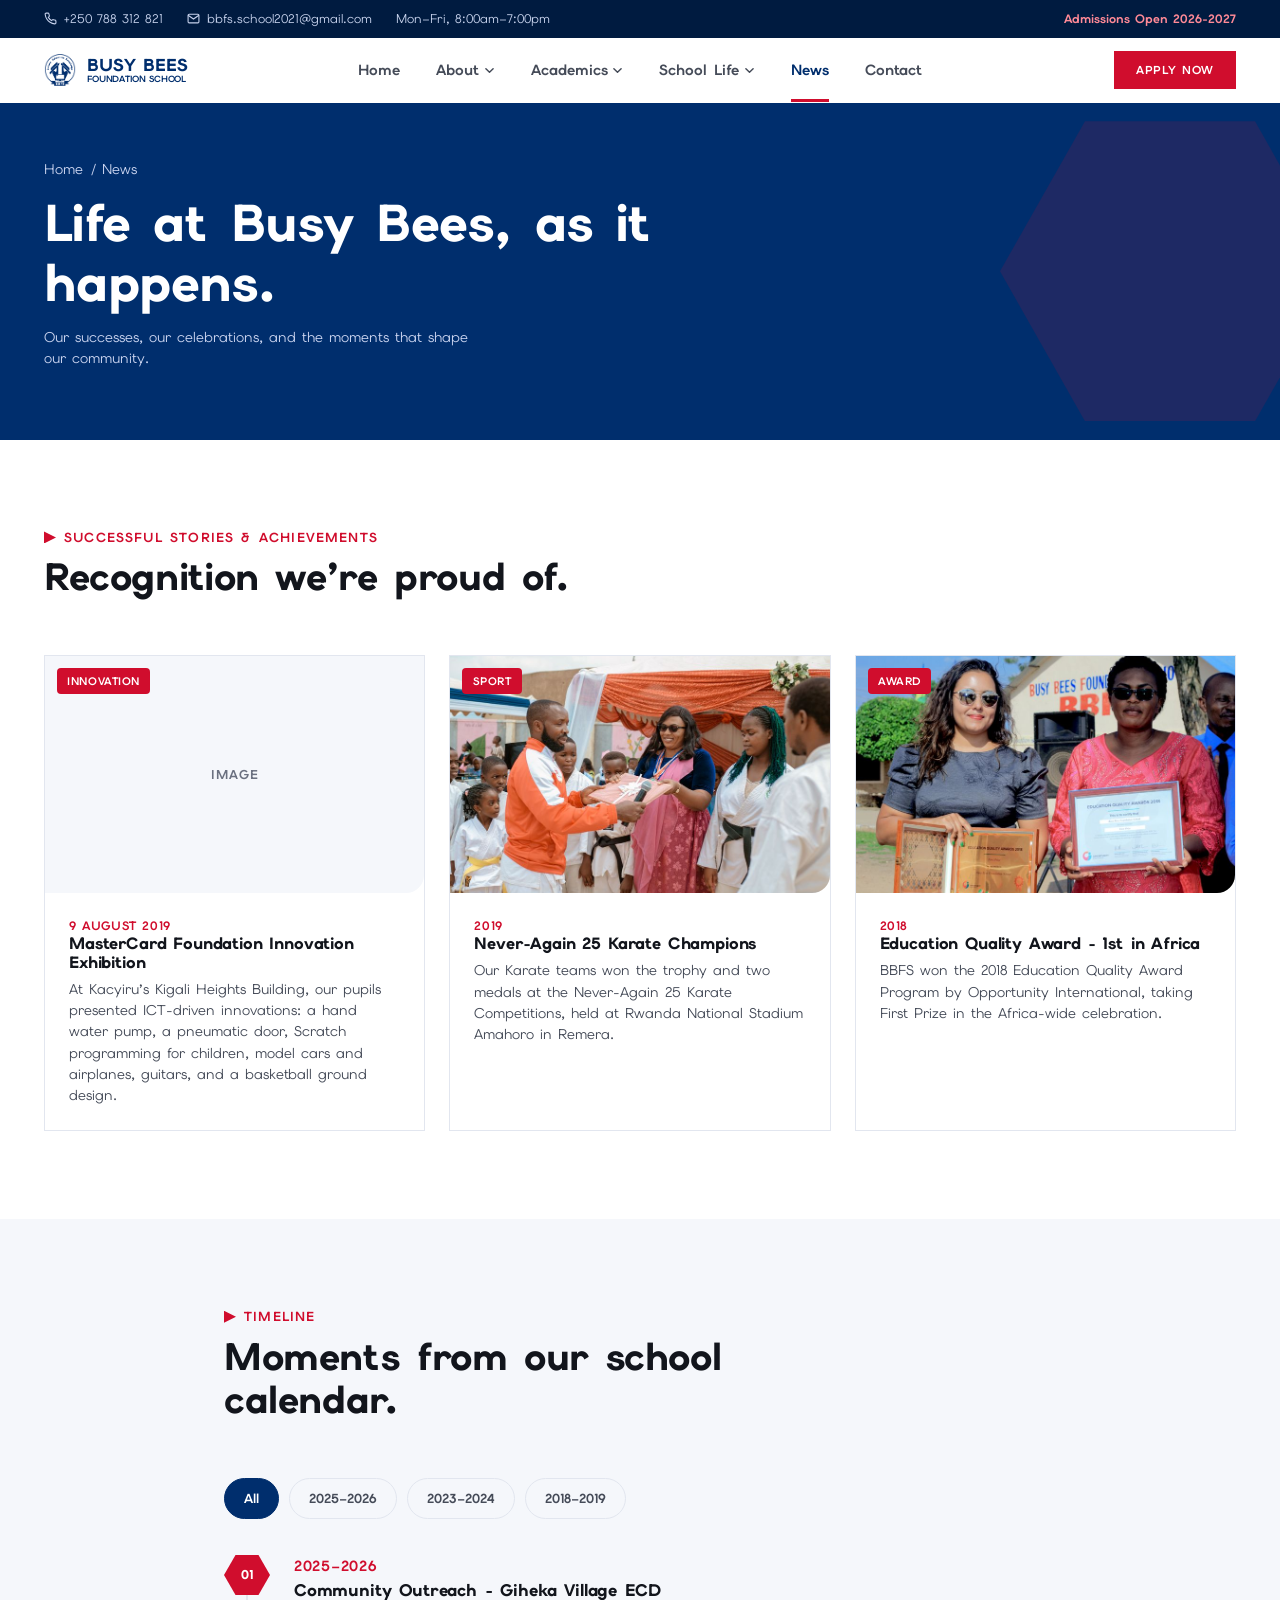
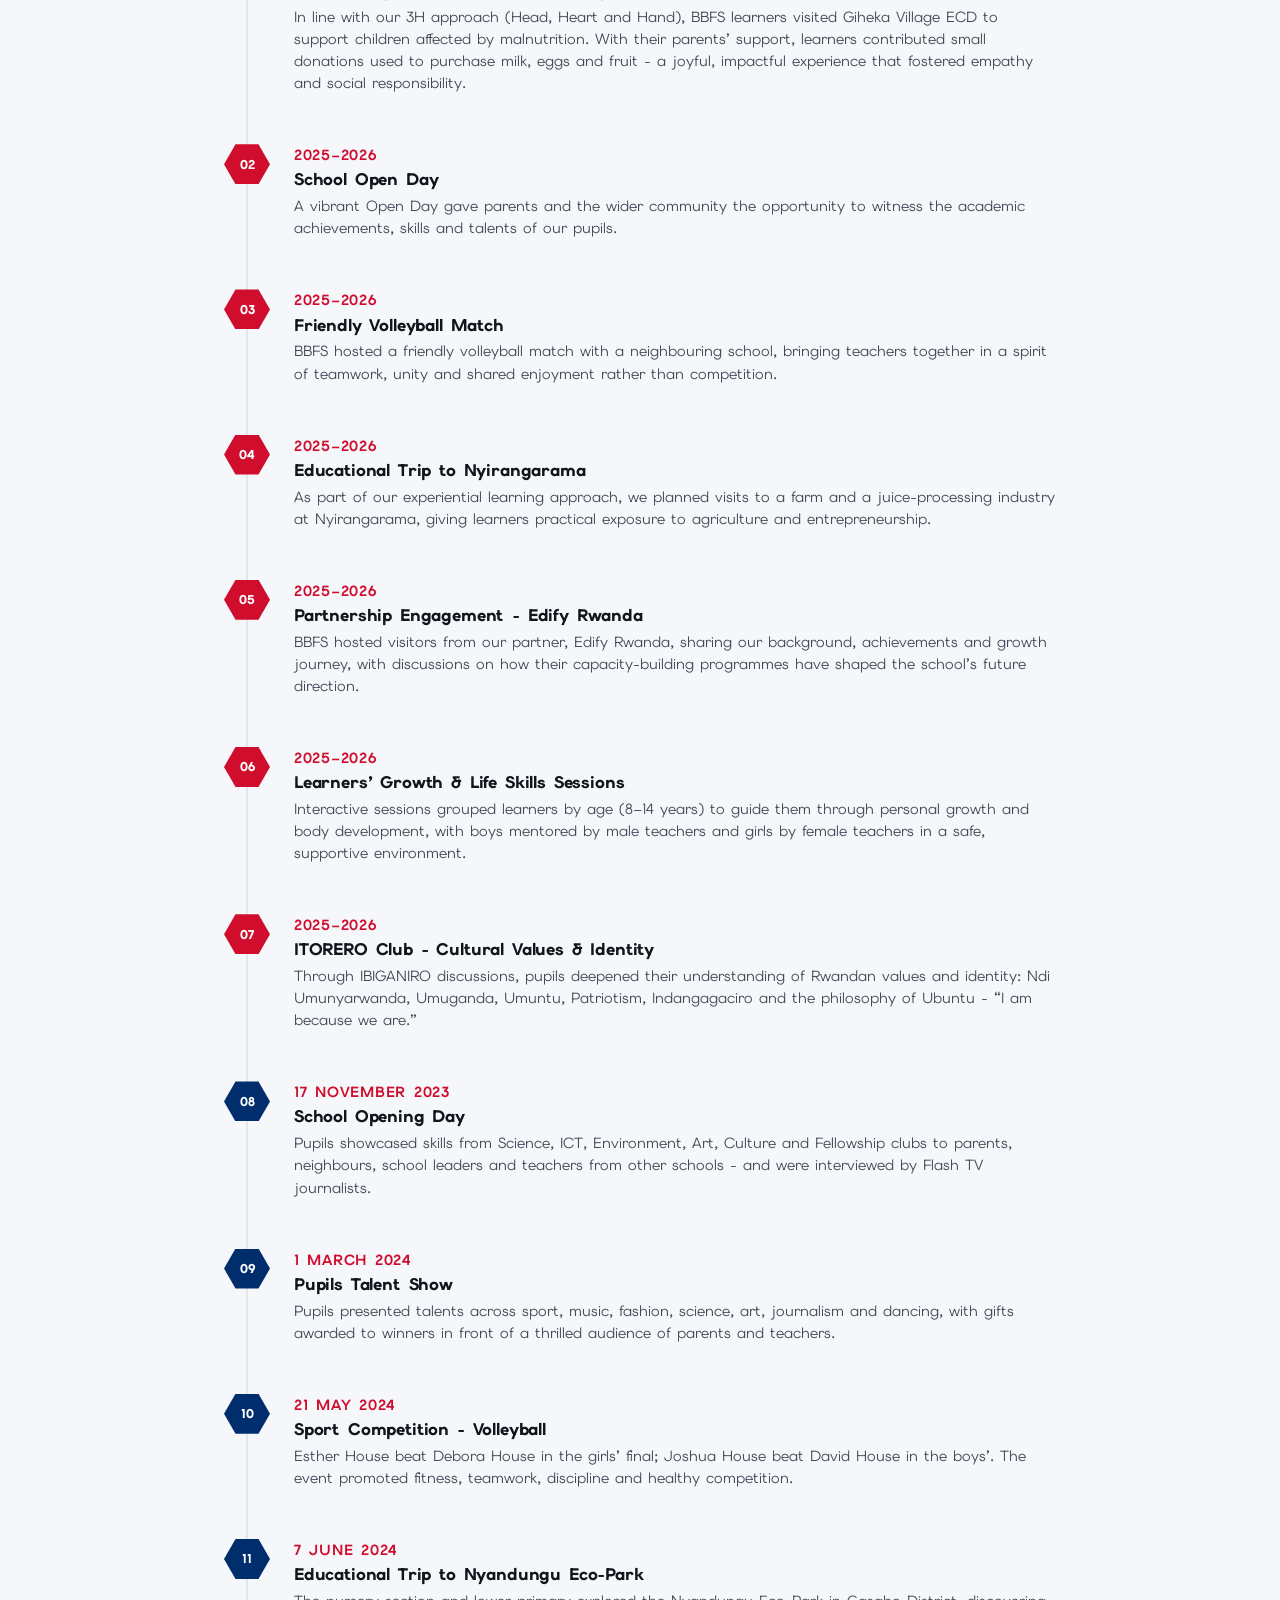
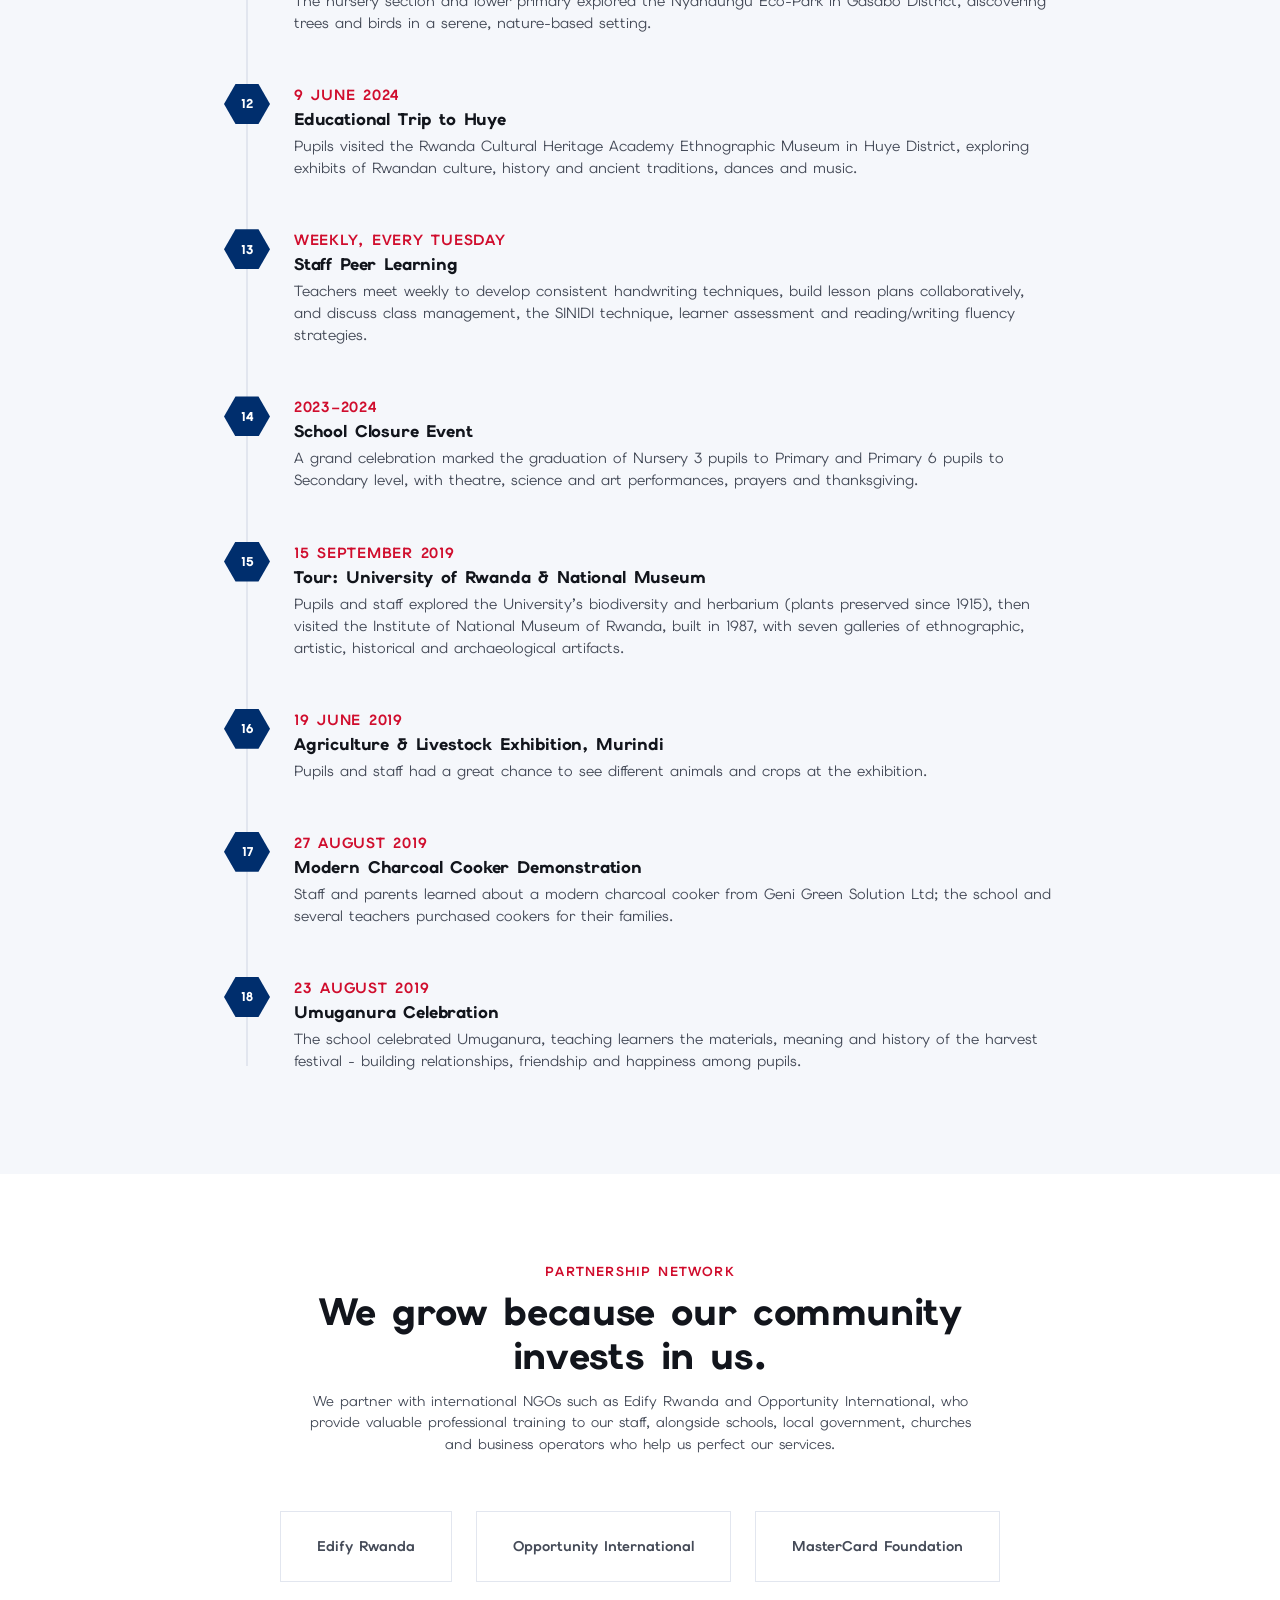
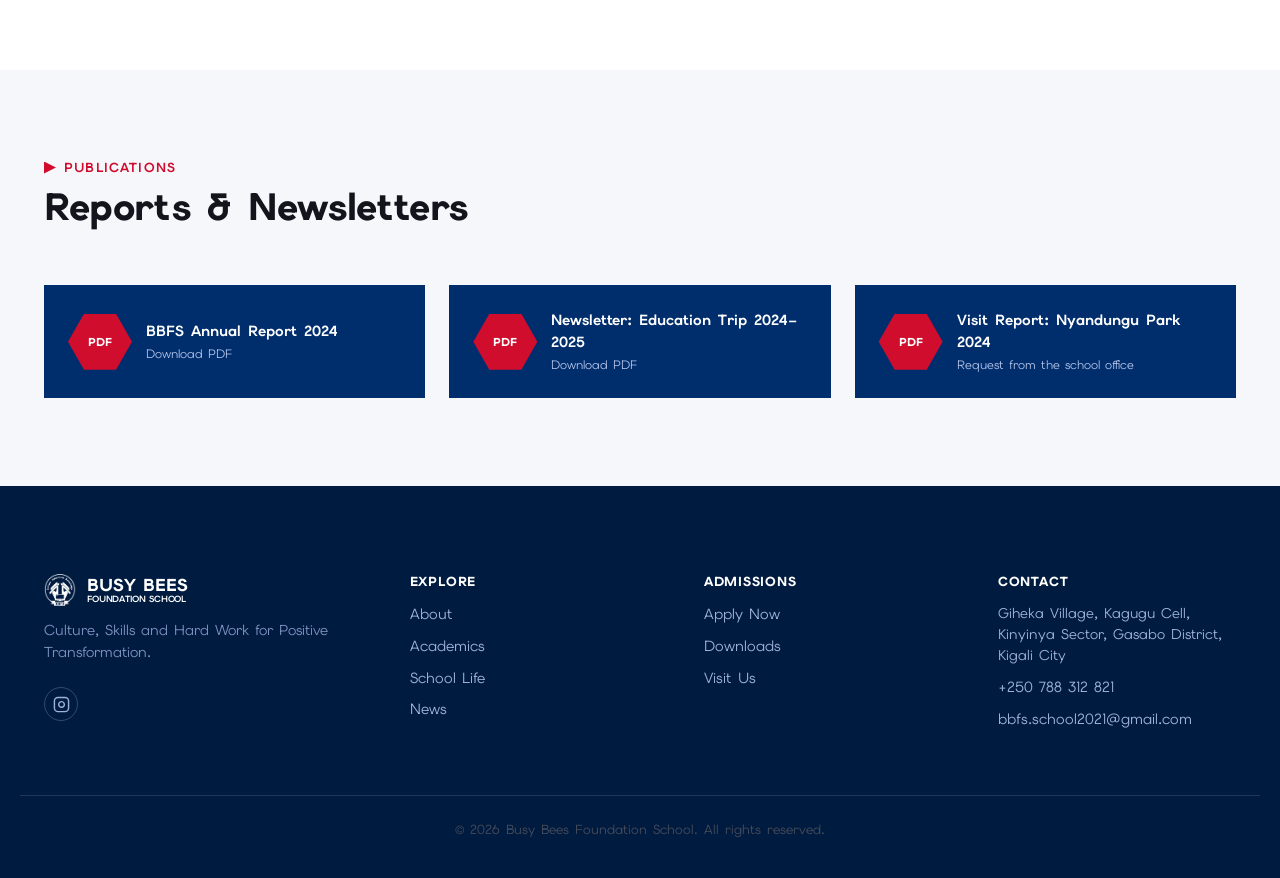
<file: news.html>
<!DOCTYPE html>
<html lang="en">
<head>
<meta charset="UTF-8">
<meta name="viewport" content="width=device-width, initial-scale=1.0">
<title>News &amp; Community - Busy Bees Foundation School</title>
<meta name="description" content="Achievements, awards, trips and key events at Busy Bees Foundation School — from the 2018 Education Quality Award to our 2025–2026 community outreach.">
<meta name="theme-color" content="#002E6D">

<meta property="og:type" content="website">
<meta property="og:site_name" content="Busy Bees Foundation School">
<meta property="og:title" content="News &amp; Community - Busy Bees Foundation School">
<meta property="og:description" content="Achievements, awards, trips and key events at Busy Bees Foundation School — from the 2018 Education Quality Award to our 2025–2026 community outreach.">
<meta property="og:url" content="https://bbfs.ac.rw/news.html">
<meta property="og:image" content="https://bbfs.ac.rw/assets/logo/logo-blue-bg.png">
<meta property="og:image:secure_url" content="https://bbfs.ac.rw/assets/logo/logo-blue-bg.png">
<meta property="og:image:type" content="image/png">
<meta property="og:image:width" content="1000">
<meta property="og:image:height" content="1000">
<meta property="og:image:alt" content="Busy Bees Foundation School logo">
<meta property="og:locale" content="en_US">

<meta name="twitter:card" content="summary_large_image">
<meta name="twitter:title" content="News &amp; Community - Busy Bees Foundation School">
<meta name="twitter:description" content="Achievements, awards, trips and key events at Busy Bees Foundation School — from the 2018 Education Quality Award to our 2025–2026 community outreach.">
<meta name="twitter:image" content="https://bbfs.ac.rw/assets/logo/logo-blue-bg.png">
<meta name="twitter:image:alt" content="Busy Bees Foundation School logo">

<link rel="icon" type="image/png" href="assets/favicon.png">
<link rel="canonical" href="https://bbfs.ac.rw/news.html">

<link rel="preconnect" href="https://fonts.googleapis.com">
<link rel="preconnect" href="https://fonts.gstatic.com" crossorigin>
<link href="https://fonts.googleapis.com/css2?family=Elms+Sans:ital,wght@0,100..900;1,100..900&display=swap" rel="stylesheet">
<link rel="stylesheet" href="css/style.css">

<script type="application/ld+json">
{
  "@context": "https://schema.org",
  "@graph": [
    {
      "@type": ["WebPage", "CollectionPage"],
      "@id": "https://bbfs.ac.rw/news.html#webpage",
      "url": "https://bbfs.ac.rw/news.html",
      "name": "News & Community - Busy Bees Foundation School",
      "description": "Achievements, awards, trips and key events at Busy Bees Foundation School — from the 2018 Education Quality Award to our 2025–2026 community outreach.",
      "isPartOf": { "@id": "https://bbfs.ac.rw/#website" },
      "about": { "@id": "https://bbfs.ac.rw/#organization" },
      "breadcrumb": { "@id": "https://bbfs.ac.rw/news.html#breadcrumb" },
      "inLanguage": "en"
    },
    {
      "@type": "BreadcrumbList",
      "@id": "https://bbfs.ac.rw/news.html#breadcrumb",
      "itemListElement": [
        { "@type": "ListItem", "position": 1, "name": "Home", "item": "https://bbfs.ac.rw/" },
        { "@type": "ListItem", "position": 2, "name": "News" }
      ]
    }
  ]
}
</script>
</head>
<body>

<a class="skip-link" href="#main">Skip to main content</a>

<div class="topbar">
  <div class="container topbar-inner">
    <div class="topbar-links">
      <a href="tel:+250788312821">
        <svg viewBox="0 0 24 24" fill="none" stroke="currentColor" stroke-width="2"><path d="M22 16.92v3a2 2 0 0 1-2.18 2 19.79 19.79 0 0 1-8.63-3.07 19.5 19.5 0 0 1-6-6 19.79 19.79 0 0 1-3.07-8.67A2 2 0 0 1 4.11 2h3a2 2 0 0 1 2 1.72c.127.96.362 1.9.7 2.81a2 2 0 0 1-.45 2.11L8.09 9.91a16 16 0 0 0 6 6l1.27-1.27a2 2 0 0 1 2.11-.45c.91.338 1.85.573 2.81.7A2 2 0 0 1 22 16.92z"/></svg>
        +250 788 312 821
      </a>
      <a href="mailto:bbfs.school2021@gmail.com" class="hide-mobile">
        <svg viewBox="0 0 24 24" fill="none" stroke="currentColor" stroke-width="2"><rect x="2" y="4" width="20" height="16" rx="2"/><path d="m22 6-10 7L2 6"/></svg>
        bbfs.school2021@gmail.com
      </a>
      <span class="hide-mobile">Mon&ndash;Fri, 8:00am&ndash;7:00pm</span>
    </div>
    <a href="admissions.html" class="btn-link">Admissions Open 2026-2027</a>
  </div>
</div>

<header class="site-header" id="site-header">
  <div class="container header-inner">
    <a href="index.html" class="brand" aria-label="Busy Bees Foundation School — home">
      <img src="assets/logo/logo-blue-300.png" class="brand-mark" alt="Busy Bees Foundation School logo">
      <span class="brand-text">
        <span class="brand-name">Busy Bees</span>
        <span class="brand-sub">Foundation School</span>
      </span>
    </a>

    <nav class="main-nav" id="main-nav" aria-label="Primary">
      <ul>
        <li class="nav-item"><a href="index.html" class="nav-link">Home</a></li>

        <li class="nav-item">
          <a href="about.html" class="nav-link" data-toggle aria-expanded="false">About
            <svg class="nav-caret" viewBox="0 0 10 6"><polyline points="1,1 5,5 9,1" fill="none" stroke="currentColor" stroke-width="1.6" stroke-linecap="round" stroke-linejoin="round"/></svg>
          </a>
          <div class="dropdown">
            <div class="dropdown-grid has-feature">
              <div>
                <a href="about.html" class="dropdown-link"><strong>About Overview</strong><span>Who we are, at a glance</span></a>
                <a href="about.html#history" class="dropdown-link"><strong>History &amp; Background</strong><span>Our story since 2013</span></a>
                <a href="about.html#values" class="dropdown-link"><strong>Vision, Mission &amp; Values</strong><span>What we stand on</span></a>
                <a href="about.html#philosophy" class="dropdown-link"><strong>Philosophy &amp; Strategy</strong><span>Aim, philosophy, strategic issues</span></a>
                <a href="about.html#principal" class="dropdown-link"><strong>Principal&rsquo;s Message</strong><span>A word from Mrs. Furaha</span></a>
              </div>
              <a href="about.html#principal" class="dropdown-feature">
                <img src="assets/images/principal-sm.jpg" alt="">
                <span class="dropdown-feature-copy"><span>Est. 2013</span><strong>Meet our Principal</strong></span>
              </a>
            </div>
          </div>
        </li>

        <li class="nav-item">
          <a href="academics.html" class="nav-link" data-toggle aria-expanded="false">Academics
            <svg class="nav-caret" viewBox="0 0 10 6"><polyline points="1,1 5,5 9,1" fill="none" stroke="currentColor" stroke-width="1.6" stroke-linecap="round" stroke-linejoin="round"/></svg>
          </a>
          <div class="dropdown">
            <div class="dropdown-grid has-feature">
              <div>
                <a href="academics.html" class="dropdown-link"><strong>Academics Overview</strong><span>How we teach</span></a>
                <a href="academics.html#curriculum" class="dropdown-link"><strong>Curriculum &amp; Language Policy</strong><span>CBC, French &amp; English</span></a>
                <a href="academics.html#subjects" class="dropdown-link"><strong>Subjects Offered</strong><span>Primary Section, P1&ndash;P6</span></a>
                <a href="academics.html#nursery" class="dropdown-link"><strong>Nursery Programme</strong><span>Section Maternelle</span></a>
                <a href="academics.html#ict-library" class="dropdown-link"><strong>ICT &amp; Library</strong><span>Technology-enabled learning</span></a>
              </div>
              <a href="academics.html#ict-library" class="dropdown-feature">
                <img src="assets/images/curriculum-section-sm.jpg" alt="">
                <span class="dropdown-feature-copy"><span>CBC-Aligned</span><strong>Bilingual, ICT-enabled</strong></span>
              </a>
            </div>
          </div>
        </li>

        <li class="nav-item">
          <a href="school-life.html" class="nav-link" data-toggle aria-expanded="false">School Life
            <svg class="nav-caret" viewBox="0 0 10 6"><polyline points="1,1 5,5 9,1" fill="none" stroke="currentColor" stroke-width="1.6" stroke-linecap="round" stroke-linejoin="round"/></svg>
          </a>
          <div class="dropdown">
            <div class="dropdown-grid has-feature">
              <div>
                <a href="school-life.html" class="dropdown-link"><strong>School Life Overview</strong><span>Beyond the classroom</span></a>
                <a href="school-life.html#clubs" class="dropdown-link"><strong>Clubs &amp; Activities</strong><span>13 clubs to belong to</span></a>
              </div>
              <a href="school-life.html#clubs" class="dropdown-feature">
                <img src="assets/images/karate-competition-sm.jpg" alt="">
                <span class="dropdown-feature-copy"><span>Karate National Champions</span><strong>Explore our clubs</strong></span>
              </a>
            </div>
          </div>
        </li>

        <li class="nav-item"><a href="news.html" class="nav-link is-active">News</a></li>
        <li class="nav-item"><a href="contact.html" class="nav-link">Contact</a></li>
      <li class="nav-item nav-cta"><a href="admissions.html" class="btn btn-primary btn-block">Apply Now</a></li>
      </ul>
    </nav>

    <div class="header-actions">
      <a href="admissions.html" class="btn btn-primary btn-sm">Apply Now</a>
      <button class="nav-toggle" id="nav-toggle" aria-expanded="false" aria-controls="main-nav" aria-label="Open menu">
        <span></span><span></span><span></span>
      </button>
    </div>
  </div>
</header>

<main id="main">

  <section class="page-hero">
    <div class="container page-hero-inner">
      <p class="breadcrumb"><a href="index.html">Home</a> / News</p>
      <h1>Life at Busy Bees, as it happens.</h1>
      <p>Our successes, our celebrations, and the moments that shape our community.</p>
    </div>
  </section>

  <!-- ============================== AWARDS ============================== -->
  <section class="section" aria-label="Awards and achievements">
    <div class="container">
      <div class="section-head reveal">
        <p class="eyebrow">Successful Stories &amp; Achievements</p>
        <h2>Recognition we&rsquo;re proud of.</h2>
      </div>
      <div class="news-grid reveal">
        <article class="news-card">
          <div class="news-media"><span class="news-tag">Innovation</span><div class="img-placeholder">Image</div></div>
          <div class="news-body">
            <p class="news-date">9 August 2019</p>
            <h3>MasterCard Foundation Innovation Exhibition</h3>
            <p>At Kacyiru&rsquo;s Kigali Heights Building, our pupils presented ICT-driven innovations: a hand water pump, a pneumatic door, Scratch programming for children, model cars and airplanes, guitars, and a basketball ground design.</p>
          </div>
        </article>
        <article class="news-card">
          <div class="news-media"><span class="news-tag">Sport</span><img src="assets/images/karate-competition.jpg" alt="Karate club members after their national win" loading="lazy"></div>
          <div class="news-body">
            <p class="news-date">2019</p>
            <h3>Never-Again 25 Karate Champions</h3>
            <p>Our Karate teams won the trophy and two medals at the Never-Again 25 Karate Competitions, held at Rwanda National Stadium Amahoro in Remera.</p>
          </div>
        </article>
        <article class="news-card">
          <div class="news-media"><span class="news-tag">Award</span><img src="assets/images/education-quality-award.jpg" alt="Busy Bees Foundation School award celebration" loading="lazy"></div>
          <div class="news-body">
            <p class="news-date">2018</p>
            <h3>Education Quality Award - 1st in Africa</h3>
            <p>BBFS won the 2018 Education Quality Award Program by Opportunity International, taking First Prize in the Africa-wide celebration.</p>
          </div>
        </article>
      </div>
    </div>
  </section>

  <!-- ============================== TIMELINE ============================== -->
  <section class="section section-tint" id="timeline">
    <div class="container" style="max-width:880px">
      <div class="section-head reveal">
        <p class="eyebrow">Timeline</p>
        <h2>Moments from our school calendar.</h2>
      </div>

      <div class="tabs reveal" data-filter-group=".timeline-item">
        <button class="tab-btn is-active" data-filter="all">All</button>
        <button class="tab-btn" data-filter="era-2026">2025&ndash;2026</button>
        <button class="tab-btn" data-filter="era-2024">2023&ndash;2024</button>
        <button class="tab-btn" data-filter="era-2019">2018&ndash;2019</button>
      </div>

      <div class="timeline reveal">

        <div class="timeline-item" data-category="era-2026">
          <span class="timeline-dot hex-icon is-red">01</span>
          <p class="timeline-date">2025&ndash;2026</p>
          <h3>Community Outreach - Giheka Village ECD</h3>
          <p>In line with our 3H approach (Head, Heart and Hand), BBFS learners visited Giheka Village ECD to support children affected by malnutrition. With their parents&rsquo; support, learners contributed small donations used to purchase milk, eggs and fruit - a joyful, impactful experience that fostered empathy and social responsibility.</p>
        </div>

        <div class="timeline-item" data-category="era-2026">
          <span class="timeline-dot hex-icon is-red">02</span>
          <p class="timeline-date">2025&ndash;2026</p>
          <h3>School Open Day</h3>
          <p>A vibrant Open Day gave parents and the wider community the opportunity to witness the academic achievements, skills and talents of our pupils.</p>
        </div>

        <div class="timeline-item" data-category="era-2026">
          <span class="timeline-dot hex-icon is-red">03</span>
          <p class="timeline-date">2025&ndash;2026</p>
          <h3>Friendly Volleyball Match</h3>
          <p>BBFS hosted a friendly volleyball match with a neighbouring school, bringing teachers together in a spirit of teamwork, unity and shared enjoyment rather than competition.</p>
        </div>

        <div class="timeline-item" data-category="era-2026">
          <span class="timeline-dot hex-icon is-red">04</span>
          <p class="timeline-date">2025&ndash;2026</p>
          <h3>Educational Trip to Nyirangarama</h3>
          <p>As part of our experiential learning approach, we planned visits to a farm and a juice-processing industry at Nyirangarama, giving learners practical exposure to agriculture and entrepreneurship.</p>
        </div>

        <div class="timeline-item" data-category="era-2026">
          <span class="timeline-dot hex-icon is-red">05</span>
          <p class="timeline-date">2025&ndash;2026</p>
          <h3>Partnership Engagement - Edify Rwanda</h3>
          <p>BBFS hosted visitors from our partner, Edify Rwanda, sharing our background, achievements and growth journey, with discussions on how their capacity-building programmes have shaped the school&rsquo;s future direction.</p>
        </div>

        <div class="timeline-item" data-category="era-2026">
          <span class="timeline-dot hex-icon is-red">06</span>
          <p class="timeline-date">2025&ndash;2026</p>
          <h3>Learners&rsquo; Growth &amp; Life Skills Sessions</h3>
          <p>Interactive sessions grouped learners by age (8&ndash;14 years) to guide them through personal growth and body development, with boys mentored by male teachers and girls by female teachers in a safe, supportive environment.</p>
        </div>

        <div class="timeline-item" data-category="era-2026">
          <span class="timeline-dot hex-icon is-red">07</span>
          <p class="timeline-date">2025&ndash;2026</p>
          <h3>ITORERO Club - Cultural Values &amp; Identity</h3>
          <p>Through IBIGANIRO discussions, pupils deepened their understanding of Rwandan values and identity: Ndi Umunyarwanda, Umuganda, Umuntu, Patriotism, Indangagaciro and the philosophy of Ubuntu - &ldquo;I am because we are.&rdquo;</p>
        </div>

        <div class="timeline-item" data-category="era-2024">
          <span class="timeline-dot hex-icon">08</span>
          <p class="timeline-date">17 November 2023</p>
          <h3>School Opening Day</h3>
          <p>Pupils showcased skills from Science, ICT, Environment, Art, Culture and Fellowship clubs to parents, neighbours, school leaders and teachers from other schools - and were interviewed by Flash TV journalists.</p>
        </div>

        <div class="timeline-item" data-category="era-2024">
          <span class="timeline-dot hex-icon">09</span>
          <p class="timeline-date">1 March 2024</p>
          <h3>Pupils Talent Show</h3>
          <p>Pupils presented talents across sport, music, fashion, science, art, journalism and dancing, with gifts awarded to winners in front of a thrilled audience of parents and teachers.</p>
        </div>

        <div class="timeline-item" data-category="era-2024">
          <span class="timeline-dot hex-icon">10</span>
          <p class="timeline-date">21 May 2024</p>
          <h3>Sport Competition - Volleyball</h3>
          <p>Esther House beat Debora House in the girls&rsquo; final; Joshua House beat David House in the boys&rsquo;. The event promoted fitness, teamwork, discipline and healthy competition.</p>
        </div>

        <div class="timeline-item" data-category="era-2024">
          <span class="timeline-dot hex-icon">11</span>
          <p class="timeline-date">7 June 2024</p>
          <h3>Educational Trip to Nyandungu Eco-Park</h3>
          <p>The nursery section and lower primary explored the Nyandungu Eco-Park in Gasabo District, discovering trees and birds in a serene, nature-based setting.</p>
        </div>

        <div class="timeline-item" data-category="era-2024">
          <span class="timeline-dot hex-icon">12</span>
          <p class="timeline-date">9 June 2024</p>
          <h3>Educational Trip to Huye</h3>
          <p>Pupils visited the Rwanda Cultural Heritage Academy Ethnographic Museum in Huye District, exploring exhibits of Rwandan culture, history and ancient traditions, dances and music.</p>
        </div>

        <div class="timeline-item" data-category="era-2024">
          <span class="timeline-dot hex-icon">13</span>
          <p class="timeline-date">Weekly, every Tuesday</p>
          <h3>Staff Peer Learning</h3>
          <p>Teachers meet weekly to develop consistent handwriting techniques, build lesson plans collaboratively, and discuss class management, the SINIDI technique, learner assessment and reading/writing fluency strategies.</p>
        </div>

        <div class="timeline-item" data-category="era-2024">
          <span class="timeline-dot hex-icon">14</span>
          <p class="timeline-date">2023&ndash;2024</p>
          <h3>School Closure Event</h3>
          <p>A grand celebration marked the graduation of Nursery 3 pupils to Primary and Primary 6 pupils to Secondary level, with theatre, science and art performances, prayers and thanksgiving.</p>
        </div>

        <div class="timeline-item" data-category="era-2019">
          <span class="timeline-dot hex-icon">15</span>
          <p class="timeline-date">15 September 2019</p>
          <h3>Tour: University of Rwanda &amp; National Museum</h3>
          <p>Pupils and staff explored the University&rsquo;s biodiversity and herbarium (plants preserved since 1915), then visited the Institute of National Museum of Rwanda, built in 1987, with seven galleries of ethnographic, artistic, historical and archaeological artifacts.</p>
        </div>

        <div class="timeline-item" data-category="era-2019">
          <span class="timeline-dot hex-icon">16</span>
          <p class="timeline-date">19 June 2019</p>
          <h3>Agriculture &amp; Livestock Exhibition, Murindi</h3>
          <p>Pupils and staff had a great chance to see different animals and crops at the exhibition.</p>
        </div>

        <div class="timeline-item" data-category="era-2019">
          <span class="timeline-dot hex-icon">17</span>
          <p class="timeline-date">27 August 2019</p>
          <h3>Modern Charcoal Cooker Demonstration</h3>
          <p>Staff and parents learned about a modern charcoal cooker from Geni Green Solution Ltd; the school and several teachers purchased cookers for their families.</p>
        </div>

        <div class="timeline-item" data-category="era-2019">
          <span class="timeline-dot hex-icon">18</span>
          <p class="timeline-date">23 August 2019</p>
          <h3>Umuganura Celebration</h3>
          <p>The school celebrated Umuganura, teaching learners the materials, meaning and history of the harvest festival - building relationships, friendship and happiness among pupils.</p>
        </div>

      </div>
    </div>
  </section>

  <!-- ============================== PARTNERSHIP NETWORK ============================== -->
  <section class="section" id="partnerships">
    <div class="container">
      <div class="section-head center reveal">
        <p class="eyebrow center">Partnership Network</p>
        <h2 class="section-title">We grow because our community invests in us.</h2>
        <p class="section-intro center">We partner with international NGOs such as Edify Rwanda and Opportunity International, who provide valuable professional training to our staff, alongside schools, local government, churches and business operators who help us perfect our services.</p>
      </div>
      <div class="partners-row reveal">
        <div class="partner-badge">Edify Rwanda</div>
        <div class="partner-badge">Opportunity International</div>
        <div class="partner-badge">MasterCard Foundation</div>
      </div>
    </div>
  </section>

  <!-- ============================== PUBLICATIONS ============================== -->
  <section class="section section-tint">
    <div class="container">
      <div class="section-head reveal">
        <p class="eyebrow">Publications</p>
        <h2>Reports &amp; Newsletters</h2>
      </div>
      <div class="doc-grid reveal">
        <a href="assets/documents/bbfs-annual-report-2024.pdf" class="doc-card" target="_blank" rel="noopener">
          <span class="hex-icon">PDF</span>
          <span><strong>BBFS Annual Report 2024</strong><span class="doc-caption">Download PDF</span></span>
        </a>
        <a href="assets/documents/newsletter-education-trip-2024-2025.pdf" class="doc-card" target="_blank" rel="noopener">
          <span class="hex-icon">PDF</span>
          <span><strong>Newsletter: Education Trip 2024&ndash;2025</strong><span class="doc-caption">Download PDF</span></span>
        </a>
        <div class="doc-card">
          <span class="hex-icon">PDF</span>
          <span><strong>Visit Report: Nyandungu Park 2024</strong><span class="doc-caption">Request from the school office</span></span>
        </div>
      </div>
    </div>
  </section>

</main>

<!-- ============================== FOOTER ============================== -->
<footer class="site-footer">
  <div class="container footer-grid">
    <div class="footer-brand">
      <a href="index.html" class="brand" aria-label="Busy Bees Foundation School — home">
        <img src="assets/logo/logo-white-300.png" class="brand-mark" alt="Busy Bees Foundation School logo">
        <span class="brand-text">
          <span class="brand-name">Busy Bees</span>
          <span class="brand-sub">Foundation School</span>
        </span>
      </a>
      <p>Culture, Skills and Hard Work for Positive Transformation.</p>
      <div class="footer-social">
        <a href="https://www.instagram.com/busybeesfoundationschool" target="_blank" rel="noopener" aria-label="Busy Bees Foundation School on Instagram">
          <svg viewBox="0 0 24 24" fill="none" stroke="currentColor" stroke-width="2"><rect x="2" y="2" width="20" height="20" rx="5"/><path d="M16 11.37A4 4 0 1 1 12.63 8 4 4 0 0 1 16 11.37z"/><line x1="17.5" y1="6.5" x2="17.51" y2="6.5"/></svg>
        </a>
      </div>
    </div>

    <div class="footer-col">
      <h3>Explore</h3>
      <ul>
        <li><a href="about.html">About</a></li>
        <li><a href="academics.html">Academics</a></li>
        <li><a href="school-life.html">School Life</a></li>
        <li><a href="news.html">News</a></li>
      </ul>
    </div>

    <div class="footer-col">
      <h3>Admissions</h3>
      <ul>
        <li><a href="admissions.html">Apply Now</a></li>
        <li><a href="admissions.html#downloads">Downloads</a></li>
        <li><a href="contact.html">Visit Us</a></li>
      </ul>
    </div>

    <div class="footer-col">
      <h3>Contact</h3>
      <ul>
        <li>Giheka Village, Kagugu Cell, Kinyinya Sector, Gasabo District, Kigali City</li>
        <li><a href="tel:+250788312821">+250 788 312 821</a></li>
        <li><a href="mailto:bbfs.school2021@gmail.com">bbfs.school2021@gmail.com</a></li>
      </ul>
    </div>
  </div>
  <div class="container footer-bottom">
    <p>&copy; <span data-year></span> Busy Bees Foundation School. All rights reserved.</p>
  </div>
</footer>

<script src="js/main.js"></script>
</body>
</html>
</file>
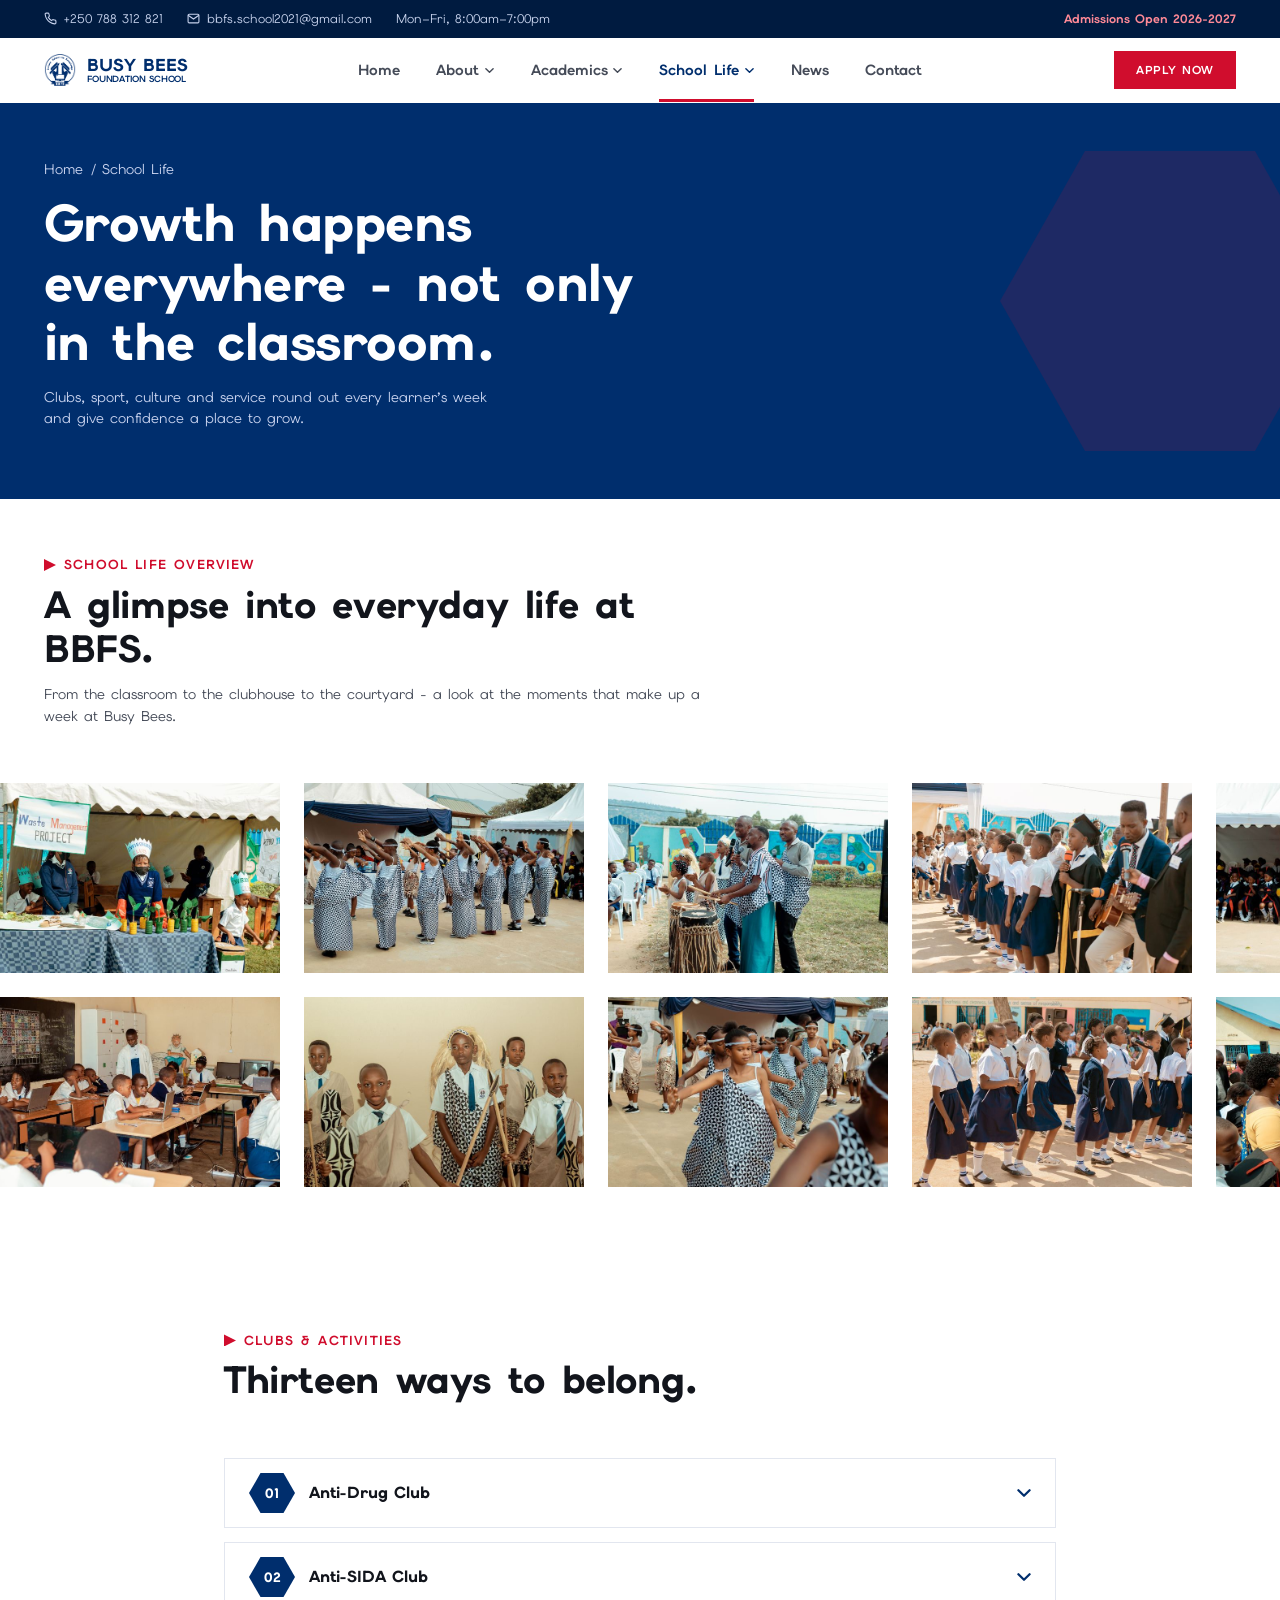
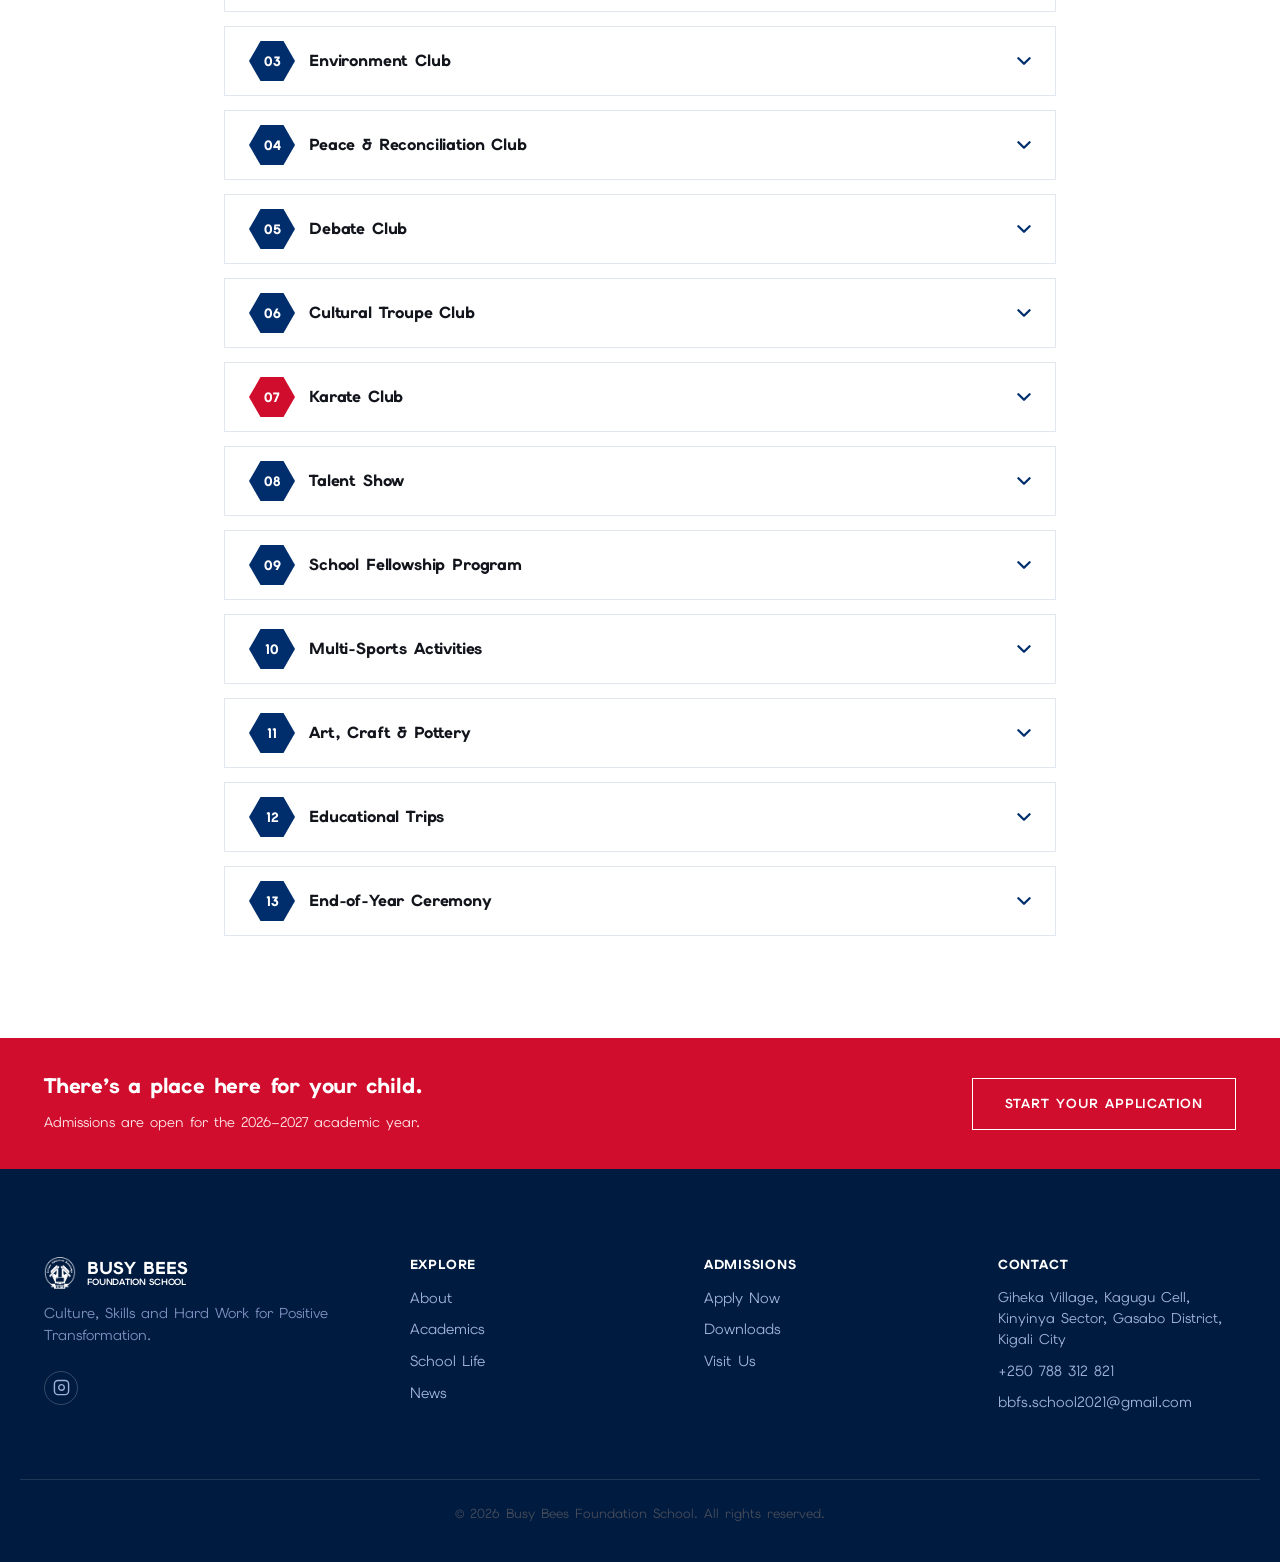
<file: school-life.html>
<!DOCTYPE html>
<html lang="en">
<head>
<meta charset="UTF-8">
<meta name="viewport" content="width=device-width, initial-scale=1.0">
<title>School Life - Busy Bees Foundation School</title>
<meta name="description" content="Clubs and activities at Busy Bees Foundation School: Karate, Debate, Environment, Cultural Troupe, Fellowship and more — growth that happens beyond the classroom.">
<meta name="theme-color" content="#002E6D">

<meta property="og:type" content="website">
<meta property="og:site_name" content="Busy Bees Foundation School">
<meta property="og:title" content="School Life - Busy Bees Foundation School">
<meta property="og:description" content="Clubs and activities at Busy Bees Foundation School: Karate, Debate, Environment, Cultural Troupe, Fellowship and more — growth that happens beyond the classroom.">
<meta property="og:url" content="https://bbfs.ac.rw/school-life.html">
<meta property="og:image" content="https://bbfs.ac.rw/assets/logo/logo-blue-bg.png">
<meta property="og:image:secure_url" content="https://bbfs.ac.rw/assets/logo/logo-blue-bg.png">
<meta property="og:image:type" content="image/png">
<meta property="og:image:width" content="1000">
<meta property="og:image:height" content="1000">
<meta property="og:image:alt" content="Busy Bees Foundation School logo">
<meta property="og:locale" content="en_US">

<meta name="twitter:card" content="summary_large_image">
<meta name="twitter:title" content="School Life - Busy Bees Foundation School">
<meta name="twitter:description" content="Clubs and activities at Busy Bees Foundation School: Karate, Debate, Environment, Cultural Troupe, Fellowship and more — growth that happens beyond the classroom.">
<meta name="twitter:image" content="https://bbfs.ac.rw/assets/logo/logo-blue-bg.png">
<meta name="twitter:image:alt" content="Busy Bees Foundation School logo">

<link rel="icon" type="image/png" href="assets/favicon.png">
<link rel="canonical" href="https://bbfs.ac.rw/school-life.html">

<link rel="preconnect" href="https://fonts.googleapis.com">
<link rel="preconnect" href="https://fonts.gstatic.com" crossorigin>
<link href="https://fonts.googleapis.com/css2?family=Elms+Sans:ital,wght@0,100..900;1,100..900&display=swap" rel="stylesheet">
<link rel="stylesheet" href="css/style.css">

<script type="application/ld+json">
{
  "@context": "https://schema.org",
  "@graph": [
    {
      "@type": "WebPage",
      "@id": "https://bbfs.ac.rw/school-life.html#webpage",
      "url": "https://bbfs.ac.rw/school-life.html",
      "name": "School Life - Busy Bees Foundation School",
      "description": "Clubs and activities at Busy Bees Foundation School: Karate, Debate, Environment, Cultural Troupe, Fellowship and more — growth that happens beyond the classroom.",
      "isPartOf": { "@id": "https://bbfs.ac.rw/#website" },
      "about": { "@id": "https://bbfs.ac.rw/#organization" },
      "breadcrumb": { "@id": "https://bbfs.ac.rw/school-life.html#breadcrumb" },
      "inLanguage": "en"
    },
    {
      "@type": "BreadcrumbList",
      "@id": "https://bbfs.ac.rw/school-life.html#breadcrumb",
      "itemListElement": [
        { "@type": "ListItem", "position": 1, "name": "Home", "item": "https://bbfs.ac.rw/" },
        { "@type": "ListItem", "position": 2, "name": "School Life" }
      ]
    }
  ]
}
</script>
</head>
<body>

<a class="skip-link" href="#main">Skip to main content</a>

<div class="topbar">
  <div class="container topbar-inner">
    <div class="topbar-links">
      <a href="tel:+250788312821">
        <svg viewBox="0 0 24 24" fill="none" stroke="currentColor" stroke-width="2"><path d="M22 16.92v3a2 2 0 0 1-2.18 2 19.79 19.79 0 0 1-8.63-3.07 19.5 19.5 0 0 1-6-6 19.79 19.79 0 0 1-3.07-8.67A2 2 0 0 1 4.11 2h3a2 2 0 0 1 2 1.72c.127.96.362 1.9.7 2.81a2 2 0 0 1-.45 2.11L8.09 9.91a16 16 0 0 0 6 6l1.27-1.27a2 2 0 0 1 2.11-.45c.91.338 1.85.573 2.81.7A2 2 0 0 1 22 16.92z"/></svg>
        +250 788 312 821
      </a>
      <a href="mailto:bbfs.school2021@gmail.com" class="hide-mobile">
        <svg viewBox="0 0 24 24" fill="none" stroke="currentColor" stroke-width="2"><rect x="2" y="4" width="20" height="16" rx="2"/><path d="m22 6-10 7L2 6"/></svg>
        bbfs.school2021@gmail.com
      </a>
      <span class="hide-mobile">Mon&ndash;Fri, 8:00am&ndash;7:00pm</span>
    </div>
    <a href="admissions.html" class="btn-link">Admissions Open 2026-2027</a>
  </div>
</div>

<header class="site-header" id="site-header">
  <div class="container header-inner">
    <a href="index.html" class="brand" aria-label="Busy Bees Foundation School — home">
      <img src="assets/logo/logo-blue-300.png" class="brand-mark" alt="Busy Bees Foundation School logo">
      <span class="brand-text">
        <span class="brand-name">Busy Bees</span>
        <span class="brand-sub">Foundation School</span>
      </span>
    </a>

    <nav class="main-nav" id="main-nav" aria-label="Primary">
      <ul>
        <li class="nav-item"><a href="index.html" class="nav-link">Home</a></li>

        <li class="nav-item">
          <a href="about.html" class="nav-link" data-toggle aria-expanded="false">About
            <svg class="nav-caret" viewBox="0 0 10 6"><polyline points="1,1 5,5 9,1" fill="none" stroke="currentColor" stroke-width="1.6" stroke-linecap="round" stroke-linejoin="round"/></svg>
          </a>
          <div class="dropdown">
            <div class="dropdown-grid has-feature">
              <div>
                <a href="about.html" class="dropdown-link"><strong>About Overview</strong><span>Who we are, at a glance</span></a>
                <a href="about.html#history" class="dropdown-link"><strong>History &amp; Background</strong><span>Our story since 2013</span></a>
                <a href="about.html#values" class="dropdown-link"><strong>Vision, Mission &amp; Values</strong><span>What we stand on</span></a>
                <a href="about.html#philosophy" class="dropdown-link"><strong>Philosophy &amp; Strategy</strong><span>Aim, philosophy, strategic issues</span></a>
                <a href="about.html#principal" class="dropdown-link"><strong>Principal&rsquo;s Message</strong><span>A word from Mrs. Furaha</span></a>
              </div>
              <a href="about.html#principal" class="dropdown-feature">
                <img src="assets/images/principal-sm.jpg" alt="">
                <span class="dropdown-feature-copy"><span>Est. 2013</span><strong>Meet our Principal</strong></span>
              </a>
            </div>
          </div>
        </li>

        <li class="nav-item">
          <a href="academics.html" class="nav-link" data-toggle aria-expanded="false">Academics
            <svg class="nav-caret" viewBox="0 0 10 6"><polyline points="1,1 5,5 9,1" fill="none" stroke="currentColor" stroke-width="1.6" stroke-linecap="round" stroke-linejoin="round"/></svg>
          </a>
          <div class="dropdown">
            <div class="dropdown-grid has-feature">
              <div>
                <a href="academics.html" class="dropdown-link"><strong>Academics Overview</strong><span>How we teach</span></a>
                <a href="academics.html#curriculum" class="dropdown-link"><strong>Curriculum &amp; Language Policy</strong><span>CBC, French &amp; English</span></a>
                <a href="academics.html#subjects" class="dropdown-link"><strong>Subjects Offered</strong><span>Primary Section, P1&ndash;P6</span></a>
                <a href="academics.html#nursery" class="dropdown-link"><strong>Nursery Programme</strong><span>Section Maternelle</span></a>
                <a href="academics.html#ict-library" class="dropdown-link"><strong>ICT &amp; Library</strong><span>Technology-enabled learning</span></a>
              </div>
              <a href="academics.html#ict-library" class="dropdown-feature">
                <img src="assets/images/curriculum-section-sm.jpg" alt="">
                <span class="dropdown-feature-copy"><span>CBC-Aligned</span><strong>Bilingual, ICT-enabled</strong></span>
              </a>
            </div>
          </div>
        </li>

        <li class="nav-item">
          <a href="school-life.html" class="nav-link is-active" data-toggle aria-expanded="false">School Life
            <svg class="nav-caret" viewBox="0 0 10 6"><polyline points="1,1 5,5 9,1" fill="none" stroke="currentColor" stroke-width="1.6" stroke-linecap="round" stroke-linejoin="round"/></svg>
          </a>
          <div class="dropdown">
            <div class="dropdown-grid has-feature">
              <div>
                <a href="school-life.html" class="dropdown-link"><strong>School Life Overview</strong><span>Beyond the classroom</span></a>
                <a href="school-life.html#clubs" class="dropdown-link"><strong>Clubs &amp; Activities</strong><span>13 clubs to belong to</span></a>
              </div>
              <a href="school-life.html#clubs" class="dropdown-feature">
                <img src="assets/images/karate-competition-sm.jpg" alt="">
                <span class="dropdown-feature-copy"><span>Karate National Champions</span><strong>Explore our clubs</strong></span>
              </a>
            </div>
          </div>
        </li>

        <li class="nav-item"><a href="news.html" class="nav-link">News</a></li>
        <li class="nav-item"><a href="contact.html" class="nav-link">Contact</a></li>
      <li class="nav-item nav-cta"><a href="admissions.html" class="btn btn-primary btn-block">Apply Now</a></li>
      </ul>
    </nav>

    <div class="header-actions">
      <a href="admissions.html" class="btn btn-primary btn-sm">Apply Now</a>
      <button class="nav-toggle" id="nav-toggle" aria-expanded="false" aria-controls="main-nav" aria-label="Open menu">
        <span></span><span></span><span></span>
      </button>
    </div>
  </div>
</header>

<main id="main">

  <section class="page-hero">
    <div class="container page-hero-inner">
      <p class="breadcrumb"><a href="index.html">Home</a> / School Life</p>
      <h1>Growth happens everywhere - not only in the classroom.</h1>
      <p>Clubs, sport, culture and service round out every learner&rsquo;s week and give confidence a place to grow.</p>
    </div>
  </section>

  <!-- ============================== SCHOOL LIFE OVERVIEW ============================== -->
  <section class="section section-sm" id="overview">
    <div class="container">
      <div class="section-head reveal">
        <p class="eyebrow">School Life Overview</p>
        <h2>A glimpse into everyday life at BBFS.</h2>
        <p class="section-intro">From the classroom to the clubhouse to the courtyard - a look at the moments that make up a week at Busy Bees.</p>
      </div>
    </div>

    <div class="marquee-wrap reveal">
      <div class="marquee-row">
        <div class="marquee-track">
          <img src="assets/images/slider-images/BEL25205.jpg" alt="Life at Busy Bees Foundation School" loading="lazy">
          <img src="assets/images/slider-images/culture-1.jpg" alt="Cultural Troupe performance at BBFS" loading="lazy">
          <img src="assets/images/slider-images/culture-3.jpg" alt="Cultural Troupe performance at BBFS" loading="lazy">
          <img src="assets/images/slider-images/fellowship-1.jpg" alt="School Fellowship Program gathering" loading="lazy">
          <img src="assets/images/slider-images/gaduation-1.jpg" alt="Graduation ceremony at BBFS" loading="lazy">
          <img src="assets/images/slider-images/itorego-club.jpg" alt="ITORERO Club session" loading="lazy">
          <img src="assets/images/slider-images/karate-2.jpg" alt="Karate Club training at BBFS" loading="lazy">
          <img src="assets/images/slider-images/library.jpg" alt="Learners in the BBFS library" loading="lazy">
          <img src="assets/images/slider-images/staff.jpg" alt="BBFS teaching staff" loading="lazy">
          <img src="assets/images/slider-images/student-4.jpg" alt="A BBFS learner" loading="lazy">
          <img src="assets/images/slider-images/students-1.jpg" alt="BBFS learners" loading="lazy">
          <img src="assets/images/slider-images/trip-1.jpg" alt="Learners on an educational trip" loading="lazy">
          <img src="assets/images/slider-images/trip-3.jpg" alt="Learners on an educational trip" loading="lazy">
          <img src="assets/images/slider-images/trip-5.jpg" alt="Learners on an educational trip" loading="lazy">
          <img src="assets/images/slider-images/trip-7.jpg" alt="Learners on an educational trip" loading="lazy">
          <img src="assets/images/slider-images/volley-ball.jpg" alt="Volleyball match at BBFS" loading="lazy">
          <img src="assets/images/slider-images/BEL25205.jpg" alt="" aria-hidden="true" loading="lazy">
          <img src="assets/images/slider-images/culture-1.jpg" alt="" aria-hidden="true" loading="lazy">
          <img src="assets/images/slider-images/culture-3.jpg" alt="" aria-hidden="true" loading="lazy">
          <img src="assets/images/slider-images/fellowship-1.jpg" alt="" aria-hidden="true" loading="lazy">
          <img src="assets/images/slider-images/gaduation-1.jpg" alt="" aria-hidden="true" loading="lazy">
          <img src="assets/images/slider-images/itorego-club.jpg" alt="" aria-hidden="true" loading="lazy">
          <img src="assets/images/slider-images/karate-2.jpg" alt="" aria-hidden="true" loading="lazy">
          <img src="assets/images/slider-images/library.jpg" alt="" aria-hidden="true" loading="lazy">
          <img src="assets/images/slider-images/staff.jpg" alt="" aria-hidden="true" loading="lazy">
          <img src="assets/images/slider-images/student-4.jpg" alt="" aria-hidden="true" loading="lazy">
          <img src="assets/images/slider-images/students-1.jpg" alt="" aria-hidden="true" loading="lazy">
          <img src="assets/images/slider-images/trip-1.jpg" alt="" aria-hidden="true" loading="lazy">
          <img src="assets/images/slider-images/trip-3.jpg" alt="" aria-hidden="true" loading="lazy">
          <img src="assets/images/slider-images/trip-5.jpg" alt="" aria-hidden="true" loading="lazy">
          <img src="assets/images/slider-images/trip-7.jpg" alt="" aria-hidden="true" loading="lazy">
          <img src="assets/images/slider-images/volley-ball.jpg" alt="" aria-hidden="true" loading="lazy">
        </div>
      </div>
      <div class="marquee-row marquee-reverse">
        <div class="marquee-track">
          <img src="assets/images/slider-images/computer-lab.jpg" alt="Learners in the BBFS computer lab" loading="lazy">
          <img src="assets/images/slider-images/culture-2.jpg" alt="Cultural Troupe performance at BBFS" loading="lazy">
          <img src="assets/images/slider-images/culture-4.jpg" alt="Cultural Troupe performance at BBFS" loading="lazy">
          <img src="assets/images/slider-images/fellowship-2.jpg" alt="School Fellowship Program gathering" loading="lazy">
          <img src="assets/images/slider-images/graduation-2.jpg" alt="Graduation ceremony at BBFS" loading="lazy">
          <img src="assets/images/slider-images/karate-1.jpg" alt="Karate Club training at BBFS" loading="lazy">
          <img src="assets/images/slider-images/karate-3.jpg" alt="Karate Club training at BBFS" loading="lazy">
          <img src="assets/images/slider-images/robotics.jpg" alt="A learner working on a robotics project" loading="lazy">
          <img src="assets/images/slider-images/student-3.jpg" alt="A BBFS learner" loading="lazy">
          <img src="assets/images/slider-images/student-project.jpg" alt="A learner presenting a school project" loading="lazy">
          <img src="assets/images/slider-images/students-2.jpg" alt="BBFS learners" loading="lazy">
          <img src="assets/images/slider-images/trip-2.jpg" alt="Learners on an educational trip" loading="lazy">
          <img src="assets/images/slider-images/trip-4.jpg" alt="Learners on an educational trip" loading="lazy">
          <img src="assets/images/slider-images/trip-6.jpg" alt="Learners on an educational trip" loading="lazy">
          <img src="assets/images/slider-images/umuganura.jpg" alt="Umuganura celebration at BBFS" loading="lazy">
          <img src="assets/images/slider-images/social-game.jpg" alt="Learners playing a social game at BBFS" loading="lazy">
          <img src="assets/images/slider-images/computer-lab.jpg" alt="" aria-hidden="true" loading="lazy">
          <img src="assets/images/slider-images/culture-2.jpg" alt="" aria-hidden="true" loading="lazy">
          <img src="assets/images/slider-images/culture-4.jpg" alt="" aria-hidden="true" loading="lazy">
          <img src="assets/images/slider-images/fellowship-2.jpg" alt="" aria-hidden="true" loading="lazy">
          <img src="assets/images/slider-images/graduation-2.jpg" alt="" aria-hidden="true" loading="lazy">
          <img src="assets/images/slider-images/karate-1.jpg" alt="" aria-hidden="true" loading="lazy">
          <img src="assets/images/slider-images/karate-3.jpg" alt="" aria-hidden="true" loading="lazy">
          <img src="assets/images/slider-images/robotics.jpg" alt="" aria-hidden="true" loading="lazy">
          <img src="assets/images/slider-images/student-3.jpg" alt="" aria-hidden="true" loading="lazy">
          <img src="assets/images/slider-images/student-project.jpg" alt="" aria-hidden="true" loading="lazy">
          <img src="assets/images/slider-images/students-2.jpg" alt="" aria-hidden="true" loading="lazy">
          <img src="assets/images/slider-images/trip-2.jpg" alt="" aria-hidden="true" loading="lazy">
          <img src="assets/images/slider-images/trip-4.jpg" alt="" aria-hidden="true" loading="lazy">
          <img src="assets/images/slider-images/trip-6.jpg" alt="" aria-hidden="true" loading="lazy">
          <img src="assets/images/slider-images/umuganura.jpg" alt="" aria-hidden="true" loading="lazy">
          <img src="assets/images/slider-images/social-game.jpg" alt="" aria-hidden="true" loading="lazy">
        </div>
      </div>
    </div>
  </section>

  <!-- ============================== CLUBS ACCORDION ============================== -->
  <section class="section" id="clubs">
    <div class="container" style="max-width:880px">
      <div class="section-head reveal">
        <p class="eyebrow">Clubs &amp; Activities</p>
        <h2>Thirteen ways to belong.</h2>
      </div>

      <div class="accordion reveal" data-single-open="true">

        <div class="accordion-item">
          <button class="accordion-head" aria-expanded="false">
            <span class="hex-icon">01</span>
            <span class="accordion-head-text"><h3>Anti-Drug Club</h3></span>
            <svg class="accordion-chevron" viewBox="0 0 10 6"><polyline points="1,1 5,5 9,1" fill="none" stroke="currentColor" stroke-width="1.6" stroke-linecap="round" stroke-linejoin="round"/></svg>
          </button>
          <div class="accordion-body"><div class="accordion-body-inner">
            <p>In order to ensure good health for our pupils, we initiated an Anti-Drugs Club at school. It helps upper-level learners (P4&ndash;P6) develop healthy attitudes and behaviours by learning and practicing life skills, enhancing academic performance and connecting peers, adults and communities. Members learn about the harmful effects of drug usage - especially tobacco and other toxic products - and how to avoid pregnancy at an early age.</p>
          </div></div>
        </div>

        <div class="accordion-item">
          <button class="accordion-head" aria-expanded="false">
            <span class="hex-icon">02</span>
            <span class="accordion-head-text"><h3>Anti-SIDA Club</h3></span>
            <svg class="accordion-chevron" viewBox="0 0 10 6"><polyline points="1,1 5,5 9,1" fill="none" stroke="currentColor" stroke-width="1.6" stroke-linecap="round" stroke-linejoin="round"/></svg>
          </button>
          <div class="accordion-body"><div class="accordion-body-inner">
            <p>The school promotes health awareness through its Anti-AIDS Club. Members - learners and teachers alike - are educated about modes of infection and effective preventive measures, continually reminded that &ldquo;prevention is better than cure.&rdquo; The club empowers learners to make informed decisions and become ambassadors of healthy living within the school and the wider community.</p>
          </div></div>
        </div>

        <div class="accordion-item">
          <button class="accordion-head" aria-expanded="false">
            <span class="hex-icon">03</span>
            <span class="accordion-head-text"><h3>Environment Club</h3></span>
            <svg class="accordion-chevron" viewBox="0 0 10 6"><polyline points="1,1 5,5 9,1" fill="none" stroke="currentColor" stroke-width="1.6" stroke-linecap="round" stroke-linejoin="round"/></svg>
          </button>
          <div class="accordion-body"><div class="accordion-body-inner">
            <p>Both pupils and teachers actively participate in the Environment Club, meeting on the last Friday of every month to plan and carry out activities that promote environmental awareness and responsibility:</p>
            <ul>
              <li>Beautifying the school compound (Fresheri ku Ishuri)</li>
              <li>Establishing and maintaining a vegetable garden (Akarima k&rsquo;igikoni) within the school</li>
              <li>Expanding and preserving green spaces on campus</li>
              <li>Organizing educational visits to surrounding areas</li>
              <li>Promoting cleanliness at school and at home</li>
              <li>Instilling a strong culture of tree planting and environmental conservation</li>
            </ul>
          </div></div>
        </div>

        <div class="accordion-item">
          <button class="accordion-head" aria-expanded="false">
            <span class="hex-icon">04</span>
            <span class="accordion-head-text"><h3>Peace &amp; Reconciliation Club</h3></span>
            <svg class="accordion-chevron" viewBox="0 0 10 6"><polyline points="1,1 5,5 9,1" fill="none" stroke="currentColor" stroke-width="1.6" stroke-linecap="round" stroke-linejoin="round"/></svg>
          </button>
          <div class="accordion-body"><div class="accordion-body-inner">
            <p>Members discuss the factors that caused conflict, hatred and divisionism among Rwandan citizens in past regimes, then talk about ways to maintain peace and restore friendship, trust and solidarity among today&rsquo;s Rwandan citizens. The &ldquo;Ndi Umunyarwanda&rdquo; concept is well explained and understood.</p>
          </div></div>
        </div>

        <div class="accordion-item">
          <button class="accordion-head" aria-expanded="false">
            <span class="hex-icon">05</span>
            <span class="accordion-head-text"><h3>Debate Club</h3></span>
            <svg class="accordion-chevron" viewBox="0 0 10 6"><polyline points="1,1 5,5 9,1" fill="none" stroke="currentColor" stroke-width="1.6" stroke-linecap="round" stroke-linejoin="round"/></svg>
          </button>
          <div class="accordion-body"><div class="accordion-body-inner">
            <p>Our Debate Club gives learners an exciting platform to express their ideas, build confidence and develop strong communication skills in both French and English. Each week a common topic guides all debates, ensuring consistency and depth:</p>
            <ul>
              <li>Tuesday mornings, during assembly - debates conducted in French</li>
              <li>Thursday afternoons, last period - debates conducted in English</li>
            </ul>
            <p>This dynamic approach significantly enhances language proficiency, public speaking and critical thinking.</p>
          </div></div>
        </div>

        <div class="accordion-item">
          <button class="accordion-head" aria-expanded="false">
            <span class="hex-icon">06</span>
            <span class="accordion-head-text"><h3>Cultural Troupe Club</h3></span>
            <svg class="accordion-chevron" viewBox="0 0 10 6"><polyline points="1,1 5,5 9,1" fill="none" stroke="currentColor" stroke-width="1.6" stroke-linecap="round" stroke-linejoin="round"/></svg>
          </button>
          <div class="accordion-body"><div class="accordion-body-inner">
            <p>The Cultural Troupe brings pupils and staff together to learn traditional songs, dance and many other ingredients of Rwandan traditional culture: the correct form of the mother tongue, values, taboos, folktales, proverbs, riddles, praise names and more.</p>
          </div></div>
        </div>

        <div class="accordion-item">
          <button class="accordion-head" aria-expanded="false">
            <span class="hex-icon is-red">07</span>
            <span class="accordion-head-text"><h3>Karate Club</h3></span>
            <svg class="accordion-chevron" viewBox="0 0 10 6"><polyline points="1,1 5,5 9,1" fill="none" stroke="currentColor" stroke-width="1.6" stroke-linecap="round" stroke-linejoin="round"/></svg>
          </button>
          <div class="accordion-body"><div class="accordion-body-inner">
            <p>The Karate Club offers both young learners and adults an exciting opportunity for physical fitness, discipline and self-development. Through regular training, participants improve their strength, flexibility, coordination and self-confidence. Beyond physical exercise, karate instils respect, self-control, perseverance and focus - a safe, enjoyable environment to relieve stress and build resilience.</p>
            <p><strong>National Champions</strong> at the Never-Again 25 Karate Competition, 2019, held at Rwanda National Stadium Amahoro.</p>
          </div></div>
        </div>

        <div class="accordion-item">
          <button class="accordion-head" aria-expanded="false">
            <span class="hex-icon">08</span>
            <span class="accordion-head-text"><h3>Talent Show</h3></span>
            <svg class="accordion-chevron" viewBox="0 0 10 6"><polyline points="1,1 5,5 9,1" fill="none" stroke="currentColor" stroke-width="1.6" stroke-linecap="round" stroke-linejoin="round"/></svg>
          </button>
          <div class="accordion-body"><div class="accordion-body-inner">
            <p>Every child has unique gifts waiting to be discovered and nurtured. Each term, learners showcase their diverse talents - music, dance, drama, poetry, innovation and creative presentations - whether through clubs, classroom activities or science-related projects. The Talent Show is a celebration of excellence and creativity, encouraging teamwork, originality and self-expression.</p>
          </div></div>
        </div>

        <div class="accordion-item">
          <button class="accordion-head" aria-expanded="false">
            <span class="hex-icon">09</span>
            <span class="accordion-head-text"><h3>School Fellowship Program</h3></span>
            <svg class="accordion-chevron" viewBox="0 0 10 6"><polyline points="1,1 5,5 9,1" fill="none" stroke="currentColor" stroke-width="1.6" stroke-linecap="round" stroke-linejoin="round"/></svg>
          </button>
          <div class="accordion-body"><div class="accordion-body-inner">
            <p>Spiritual growth is an essential part of our holistic education. Every Friday morning the entire school community gathers for devotion, prayer, reflection and praise, uplifted by our Angel&rsquo;s Choir. Guided by &ldquo;Train a child in the way he should go, and when he is old he will not depart from it&rdquo; (Proverbs 22:6), we nurture strong moral values, faith and character.</p>
            <ul>
              <li>Staff devotion every last Thursday of the month</li>
              <li>A dedication prayer each year for Primary 6 candidates, one week before National Examinations</li>
            </ul>
          </div></div>
        </div>

        <div class="accordion-item">
          <button class="accordion-head" aria-expanded="false">
            <span class="hex-icon">10</span>
            <span class="accordion-head-text"><h3>Multi-Sports Activities</h3></span>
            <svg class="accordion-chevron" viewBox="0 0 10 6"><polyline points="1,1 5,5 9,1" fill="none" stroke="currentColor" stroke-width="1.6" stroke-linecap="round" stroke-linejoin="round"/></svg>
          </button>
          <div class="accordion-body"><div class="accordion-body-inner">
            <p>Sports play a vital role in promoting physical fitness, teamwork and well-being. Our grounds provide a vibrant space where both young learners and adults engage in volleyball, basketball and football.</p>
          </div></div>
        </div>

        <div class="accordion-item">
          <button class="accordion-head" aria-expanded="false">
            <span class="hex-icon">11</span>
            <span class="accordion-head-text"><h3>Art, Craft &amp; Pottery</h3></span>
            <svg class="accordion-chevron" viewBox="0 0 10 6"><polyline points="1,1 5,5 9,1" fill="none" stroke="currentColor" stroke-width="1.6" stroke-linecap="round" stroke-linejoin="round"/></svg>
          </button>
          <div class="accordion-body"><div class="accordion-body-inner">
            <p>Learners use asset-based community development to make objects such as houses and cars, or work in groups to mould clay into different forms in our dedicated art studio.</p>
          </div></div>
        </div>

        <div class="accordion-item">
          <button class="accordion-head" aria-expanded="false">
            <span class="hex-icon">12</span>
            <span class="accordion-head-text"><h3>Educational Trips</h3></span>
            <svg class="accordion-chevron" viewBox="0 0 10 6"><polyline points="1,1 5,5 9,1" fill="none" stroke="currentColor" stroke-width="1.6" stroke-linecap="round" stroke-linejoin="round"/></svg>
          </button>
          <div class="accordion-body"><div class="accordion-body-inner">
            <p>Education tours are important for both pupils and teachers - a tool for reinforcement, engagement, socialization, exposure, curiosity and retention. See recent trips on our <a href="news.html" class="btn-link" style="font-size:inherit">News page</a>.</p>
          </div></div>
        </div>

        <div class="accordion-item">
          <button class="accordion-head" aria-expanded="false">
            <span class="hex-icon">13</span>
            <span class="accordion-head-text"><h3>End-of-Year Ceremony</h3></span>
            <svg class="accordion-chevron" viewBox="0 0 10 6"><polyline points="1,1 5,5 9,1" fill="none" stroke="currentColor" stroke-width="1.6" stroke-linecap="round" stroke-linejoin="round"/></svg>
          </button>
          <div class="accordion-body"><div class="accordion-body-inner">
            <p>Our annual End-of-Year Celebration is organised in a fabulous way that leaves every participant - pupils, staff, parents and guests - amazed and satisfied: games, songs, drama, plays, rhymes, poems, class statements, parades, art &amp; craft and computer skills shows, dances, marching and speeches.</p>
          </div></div>
        </div>

      </div>
    </div>
  </section>

  <!-- ============================== CTA BAND ============================== -->
  <section class="cta-band">
    <div class="container cta-inner">
      <div>
        <h2>There&rsquo;s a place here for your child.</h2>
        <p>Admissions are open for the 2026&ndash;2027 academic year.</p>
      </div>
      <a href="admissions.html" class="btn btn-ghost">Start Your Application</a>
    </div>
  </section>

</main>

<!-- ============================== FOOTER ============================== -->
<footer class="site-footer">
  <div class="container footer-grid">
    <div class="footer-brand">
      <a href="index.html" class="brand" aria-label="Busy Bees Foundation School — home">
        <img src="assets/logo/logo-white-300.png" class="brand-mark" alt="Busy Bees Foundation School logo">
        <span class="brand-text">
          <span class="brand-name">Busy Bees</span>
          <span class="brand-sub">Foundation School</span>
        </span>
      </a>
      <p>Culture, Skills and Hard Work for Positive Transformation.</p>
      <div class="footer-social">
        <a href="https://www.instagram.com/busybeesfoundationschool" target="_blank" rel="noopener" aria-label="Busy Bees Foundation School on Instagram">
          <svg viewBox="0 0 24 24" fill="none" stroke="currentColor" stroke-width="2"><rect x="2" y="2" width="20" height="20" rx="5"/><path d="M16 11.37A4 4 0 1 1 12.63 8 4 4 0 0 1 16 11.37z"/><line x1="17.5" y1="6.5" x2="17.51" y2="6.5"/></svg>
        </a>
      </div>
    </div>

    <div class="footer-col">
      <h3>Explore</h3>
      <ul>
        <li><a href="about.html">About</a></li>
        <li><a href="academics.html">Academics</a></li>
        <li><a href="school-life.html">School Life</a></li>
        <li><a href="news.html">News</a></li>
      </ul>
    </div>

    <div class="footer-col">
      <h3>Admissions</h3>
      <ul>
        <li><a href="admissions.html">Apply Now</a></li>
        <li><a href="admissions.html#downloads">Downloads</a></li>
        <li><a href="contact.html">Visit Us</a></li>
      </ul>
    </div>

    <div class="footer-col">
      <h3>Contact</h3>
      <ul>
        <li>Giheka Village, Kagugu Cell, Kinyinya Sector, Gasabo District, Kigali City</li>
        <li><a href="tel:+250788312821">+250 788 312 821</a></li>
        <li><a href="mailto:bbfs.school2021@gmail.com">bbfs.school2021@gmail.com</a></li>
      </ul>
    </div>
  </div>
  <div class="container footer-bottom">
    <p>&copy; <span data-year></span> Busy Bees Foundation School. All rights reserved.</p>
  </div>
</footer>

<script src="js/main.js"></script>
</body>
</html>
</file>
<file: css/style.css>
/* =========================================================================
   BUSY BEES FOUNDATION SCHOOL — DESIGN SYSTEM
   Institutional, editorial, geometric. Navy + red on white. Hexagon as the
   single recurring brand motif (logo, badges, dividers) — used sparingly.
   ========================================================================= */

:root{
  /* ---- Brand ---- */
  --navy-900:#001B40;
  --navy-800:#002E6D;
  --navy-700:#0B3E85;
  --navy-600:#1F55A3;
  --navy-100:#E7ECF6;

  --red-700:#A50A24;
  --red-600:#D00D2D;
  --red-500:#E23B54;
  --red-100:#FCE8EA;

  --white:#FFFFFF;

  /* ---- Neutrals ---- */
  --tint:#F5F7FB;
  --line:#E2E6EF;
  --ink-900:#12151C;
  --ink-700:#454B58;
  --ink-500:#6B7180;

  /* ---- Semantic ---- */
  --bg:var(--white);
  --text:var(--ink-900);
  --text-muted:var(--ink-500);
  --brand:var(--navy-800);
  --accent:var(--red-600);

  /* ---- Type ---- */
  --font-head:'Elms Sans', system-ui, -apple-system, sans-serif;
  --font-body:'Elms Sans', system-ui, -apple-system, sans-serif;
  --step--1: clamp(0.78rem, 0.76rem + 0.1vw, 0.82rem);
  --step-0:  0.88rem;
  --step-1:  clamp(1.15rem, 1.08rem + 0.35vw, 1.35rem);
  --step-2:  clamp(1.4rem, 1.28rem + 0.55vw, 1.75rem);
  --step-3:  clamp(1.75rem, 1.5rem + 1.1vw, 2.4rem);
  --step-4:  clamp(2.2rem, 1.8rem + 1.8vw, 3.25rem);
  --step-5:  clamp(2.5rem, 1.9rem + 2.8vw, 4rem);

  /* ---- Spacing ---- */
  --sp-1:0.5rem; --sp-2:0.875rem; --sp-3:1.5rem; --sp-4:2.25rem; --sp-5:3.5rem; --sp-6:5.5rem;

  /* ---- Shape ---- */
  --radius-sm:0; --radius-md:0; --radius-lg:0;
  --corner: 36px;
  --corner-sm: 18px;
  --hex: polygon(25% 0%, 75% 0%, 100% 50%, 75% 100%, 25% 100%, 0% 50%);
  --shadow-soft:0 1px 2px rgba(0,20,60,0.06);
  --shadow-hover:0 14px 28px rgba(0,20,60,0.14);

  /* ---- Layout ---- */
  --container-w:1240px;
  --topbar-h:38px;
  --header-h:64px;

  /* ---- Motion ---- */
  --ease:cubic-bezier(.22,.9,.32,1);
  --dur-1:.22s; --dur-2:.45s;
}

/* =========================================================================
   RESET
   ========================================================================= */
*,*::before,*::after{ box-sizing:border-box; }
html{ scroll-behavior:smooth; }
body{
  margin:0; font-family:var(--font-body); background:var(--bg); color:var(--text);
  font-size:var(--step-0); line-height:1.5; -webkit-font-smoothing:antialiased;
}
img{ max-width:100%; display:block; }
a{ color:inherit; text-decoration:none; }
ul,ol{ list-style:none; margin:0; padding:0; }
button{ font:inherit; background:none; border:none; cursor:pointer; }
h1,h2,h3,h4{ font-family:var(--font-head); font-weight:800; line-height:1.15; letter-spacing:-0.01em; margin:0 0 var(--sp-2); color:var(--ink-900); }
p{ margin:0 0 var(--sp-2); color:var(--ink-700); }
input,select,textarea{ font-family:inherit; font-size:var(--step--1); }
table{ border-collapse:collapse; width:100%; }

@media (prefers-reduced-motion: reduce){
  html{ scroll-behavior:auto; }
  *,*::before,*::after{ animation-duration:0.01ms !important; animation-iteration-count:1 !important; transition-duration:0.01ms !important; scroll-behavior:auto !important; }
}

.skip-link{ position:absolute; left:-999px; top:0; background:var(--navy-800); color:#fff; padding:.75rem 1.25rem; z-index:1000; border-radius:0 0 8px 0; }
.skip-link:focus{ left:0; }
:focus-visible{ outline:3px solid var(--navy-600); outline-offset:3px; border-radius:3px; }

.container{ max-width:var(--container-w); margin-inline:auto; padding-inline:var(--sp-3); }
.section{ padding-block:var(--sp-6); position:relative; scroll-margin-top:110px; }
.section-sm{ padding-block:var(--sp-5); }
.section-tint{ background:var(--tint); }
.section-navy{ background:var(--navy-800); color:#fff; }
.section-navy h2, .section-navy h3{ color:#fff; }
.section-navy p{ color:#B9C6E4; }

.section-head{ max-width:680px; margin-bottom:var(--sp-5); }
.section-head.center{ margin-inline:auto; text-align:center; }
.section-head h2{ font-size:var(--step-3); }
.section-intro{ font-size:var(--step-0); }

.eyebrow{
  display:inline-flex; align-items:center; gap:.5rem;
  font-size:var(--step--1); font-weight:700; letter-spacing:.09em; text-transform:uppercase;
  color:var(--accent); margin-bottom:var(--sp-1);
}
.eyebrow::before{ content:''; width:12px; height:12px; background:var(--accent); clip-path:polygon(0% 0%, 100% 50%, 0% 100%); }
.eyebrow-inverse{ color:var(--accent); }
.eyebrow-inverse::before{ background:var(--accent); }
.eyebrow.center{ display:block; }
.eyebrow.center::before{ display:none; }
.center{ text-align:center; margin-inline:auto; }

/* =========================================================================
   BUTTONS
   ========================================================================= */
.btn{
  display:inline-flex; align-items:center; justify-content:center; gap:.55rem;
  padding:.95rem 2rem; border-radius:var(--radius-sm); font-weight:700; font-size:.82rem;
  letter-spacing:.06em; text-transform:uppercase; border:1.5px solid transparent; cursor:pointer;
  transition:transform var(--dur-1) var(--ease), box-shadow var(--dur-1) var(--ease), background var(--dur-1) var(--ease), color var(--dur-1) var(--ease), border-color var(--dur-1) var(--ease);
  white-space:nowrap;
}
.btn-primary{ background:var(--red-600); color:var(--white); }
.btn-primary:hover{ background:var(--red-700); box-shadow:var(--shadow-hover); }
.btn-navy{ background:var(--navy-800); color:var(--white); }
.btn-navy:hover{ background:var(--navy-900); box-shadow:var(--shadow-hover); }
.btn-ghost{ background:transparent; border-color:var(--white); color:var(--white); }
.btn-ghost:hover{ background:var(--white); color:var(--navy-800); }
.btn-outline{ background:transparent; border-color:var(--navy-800); color:var(--navy-800); }
.btn-outline:hover{ background:var(--navy-800); color:var(--white); }
.btn-link{ text-transform:none; letter-spacing:0; padding:.4rem 0; font-weight:700; color:var(--red-600); border-radius:0; }
.btn-link:hover{ color:var(--red-700); }
.btn-sm{ padding:.6rem 1.3rem; font-size:.72rem; }
.btn-block{ width:100%; }

/* =========================================================================
   HEXAGON SYSTEM
   ========================================================================= */
.hex{ clip-path:var(--hex); }
.hex-icon{
  width:64px; height:56px; display:flex; align-items:center; justify-content:center;
  clip-path:var(--hex); background:var(--navy-800); color:var(--white); font-family:var(--font-head);
  font-weight:800; font-size:1.15rem; flex-shrink:0;
}
.hex-icon.is-red{ background:var(--red-600); }
.hex-icon.is-outline{ background:var(--navy-100); color:var(--navy-800); }

.hex-grid{ display:grid; grid-template-columns:repeat(auto-fill, minmax(230px,1fr)); gap:var(--sp-3); }
.hex-card{ background:var(--white); border:1px solid var(--line); border-radius:var(--radius-md); padding:var(--sp-3); transition:box-shadow var(--dur-1) var(--ease), border-color var(--dur-1) var(--ease); }
.hex-card:hover{ box-shadow:var(--shadow-hover); border-color:var(--navy-100); }
.hex-card .hex-icon{ margin-bottom:var(--sp-2); }
.hex-card h3{ font-size:1.05rem; margin-bottom:.4rem; }
.hex-card p{ font-size:.9rem; margin-bottom:.5rem; }
.hex-card .hex-ref{ font-size:.76rem; font-weight:700; color:var(--accent); }

/* =========================================================================
   HEADER
   ========================================================================= */
.topbar{
  height:var(--topbar-h); background:var(--navy-900); color:#C6D2EC; font-size:.78rem;
  display:flex; align-items:center;
}
.topbar-inner{ display:flex; align-items:center; justify-content:space-between; width:100%; gap:var(--sp-3); }
.topbar-links{ display:flex; align-items:center; gap:var(--sp-3); }
.topbar-links a{ display:flex; align-items:center; gap:.4rem; transition:color var(--dur-1) var(--ease); }
.topbar-links a:hover{ color:#fff; }
.topbar-links svg{ width:13px; height:13px; flex-shrink:0; }
.topbar .btn-link{ color:#FF8A97; border-color:#FF8A97; font-size:.76rem; }
.topbar .btn-link:hover{ color:#fff; }

.site-header{
  position:sticky; top:0; z-index:300; background:transparent;
  border-bottom:1px solid transparent;
  transition:box-shadow var(--dur-1) var(--ease), border-color var(--dur-1) var(--ease);
}
.site-header.is-scrolled{ background:var(--white); box-shadow:var(--shadow-soft); border-color:var(--line); }
html.menu-open .site-header{ position:fixed; left:0; right:0; background:var(--white); border-color:var(--line); }
.header-inner{ height:var(--header-h); display:grid; grid-template-columns:minmax(0,1fr) auto minmax(0,1fr); align-items:center; gap:var(--sp-4); }

.brand{ display:flex; align-items:center; gap:.7rem; flex-shrink:0; justify-self:start; }
.brand-mark{ width:32px; height:32px; flex-shrink:0; object-fit:contain; }
.brand-text{ display:flex; flex-direction:column; line-height:1.1; }
.brand-name{ font-family:var(--font-head); font-weight:800; font-size:1.08rem; color:var(--navy-800); letter-spacing:-0.01em; text-transform:uppercase; white-space:nowrap; }
.brand-sub{ font-size:.56rem; font-weight:700; text-transform:uppercase; color:var(--navy-800); letter-spacing:-0.02em; white-space:nowrap; }

/* ---- Primary nav + dropdowns ---- */
.main-nav{ height:100%; justify-self:center; }
.main-nav > ul{ display:flex; align-items:center; height:100%; gap:var(--sp-1); }
.nav-item{ position:relative; height:100%; display:flex; align-items:center; }
.nav-cta{ display:none; }
.nav-link{
  display:flex; align-items:center; gap:.35rem; height:100%; padding:0 .9rem; font-weight:700;
  font-size:.92rem; color:var(--ink-700); position:relative;
}
.nav-link::after{ content:''; position:absolute; left:.9rem; right:.9rem; bottom:0; height:3px; background:var(--accent); transform:scaleX(0); transform-origin:left; transition:transform var(--dur-1) var(--ease); }
.nav-item:hover .nav-link, .nav-link.is-active, .nav-item.is-open .nav-link{ color:var(--navy-800); }
.nav-item:hover .nav-link::after, .nav-link.is-active::after, .nav-item.is-open .nav-link::after{ transform:scaleX(1); }
.nav-caret{ width:9px; height:9px; transition:transform var(--dur-1) var(--ease); flex-shrink:0; }
.nav-item.is-open .nav-caret{ transform:rotate(180deg); }

.dropdown{
  position:absolute; top:100%; left:50%; transform:translateX(-50%); min-width:420px;
  background:var(--white); border:1px solid var(--line); border-radius:var(--radius-md); box-shadow:var(--shadow-hover);
  padding:var(--sp-2); opacity:0; visibility:hidden; pointer-events:none;
  transition:opacity var(--dur-1) var(--ease), visibility var(--dur-1);
  z-index:50;
}
.nav-item:hover .dropdown, .nav-item:focus-within .dropdown, .nav-item.is-open .dropdown{ opacity:1; visibility:visible; pointer-events:auto; }
.dropdown-grid{ display:grid; grid-template-columns:1fr; gap:2px; }
.dropdown-grid.has-feature{ grid-template-columns:1.2fr 1fr; gap:var(--sp-2); }
.dropdown-link{ display:block; padding:.65rem .75rem; border-radius:var(--radius-sm); transition:background var(--dur-1) var(--ease); }
.dropdown-link:hover{ background:var(--tint); }
.dropdown-link strong{ display:block; font-size:.9rem; color:var(--ink-900); margin-bottom:.15rem; }
.dropdown-link span{ display:block; font-size:.78rem; color:var(--text-muted); }
.dropdown-feature{ border-bottom-right-radius:var(--corner-sm); overflow:hidden; position:relative; min-height:150px; background:var(--navy-800); }
.dropdown-feature img{ width:100%; height:100%; object-fit:cover; position:absolute; inset:0; opacity:.55; }
.dropdown-feature-copy{ position:relative; padding:var(--sp-2); display:flex; flex-direction:column; height:100%; justify-content:flex-end; color:#fff; }
.dropdown-feature-copy span{ font-size:.7rem; font-weight:700; text-transform:uppercase; letter-spacing:.06em; color:#FF8A97; }
.dropdown-feature-copy strong{ font-size:.95rem; }

.header-actions{ display:flex; align-items:center; gap:var(--sp-2); flex-shrink:0; align-self:stretch; justify-self:end; }
.site-header.is-scrolled .header-actions .btn-sm{
  align-self:stretch; height:auto; display:inline-flex; align-items:center; justify-content:center;
  padding-block:0;
}
.nav-toggle{
  display:none; width:44px; height:44px; align-items:center; justify-content:center;
  flex-direction:column; gap:5px; border-radius:50%;
}
.nav-toggle span{ width:20px; height:2px; background:var(--navy-800); transition:transform var(--dur-1) var(--ease), opacity var(--dur-1) var(--ease); }
.nav-toggle[aria-expanded="true"] span:nth-child(1){ transform:translateY(7px) rotate(45deg); }
.nav-toggle[aria-expanded="true"] span:nth-child(2){ opacity:0; }
.nav-toggle[aria-expanded="true"] span:nth-child(3){ transform:translateY(-7px) rotate(-45deg); }

/* =========================================================================
   PAGE HERO (sub-pages)
   ========================================================================= */
.page-hero{
  background:var(--navy-800); color:#fff; padding-block:var(--sp-5); position:relative; overflow:hidden;
}
.page-hero::after{
  content:''; position:absolute; right:-60px; top:50%; transform:translateY(-50%); width:340px; height:300px;
  background:var(--red-600); clip-path:var(--hex); opacity:.14;
}
.page-hero-inner{ position:relative; max-width:760px; margin-left:max(0px, calc((100vw - var(--container-w)) / 2)); margin-right:auto; }
.breadcrumb{ display:flex; align-items:center; gap:.5rem; font-size:.82rem; color:#AFC0E6; margin-bottom:var(--sp-2); }
.breadcrumb a:hover{ color:#fff; }
.page-hero h1{ color:#fff; font-size:var(--step-4); max-width:20ch; }
.page-hero p{ color:#C7D2EE; font-size:var(--step-0); max-width:56ch; }

/* =========================================================================
   HOME HERO
   ========================================================================= */
.hero{ position:relative; display:flex; align-items:stretch; overflow:hidden; min-height:calc(100vh - var(--header-h) - var(--topbar-h) - 1px); }
.hero-copy-wrap{
  flex:1 1 51%; min-width:0; display:flex; align-items:center; padding-block:var(--sp-6);
  padding-left:max(var(--sp-3), calc((100vw - var(--container-w)) / 2 + var(--sp-3)));
  padding-right:var(--sp-5);
}
.hero-copy{ max-width:600px; }
.hero h1{ font-size:clamp(2rem, 1.7rem + 2vw, 2.75rem); text-transform:uppercase; max-width:16ch; }
.hero .highlight{ color:var(--red-600); }
.hero-lede{ font-size:1rem; max-width:48ch; color:var(--ink-700); }
.hero-actions{ display:flex; align-items:center; gap:var(--sp-3); margin-block:var(--sp-3); flex-wrap:wrap; }
.hero-motto{ font-style:italic; color:var(--ink-700); font-size:var(--step--1); border-left:3px solid var(--accent); padding-left:var(--sp-2); }

.hero-visual{ flex:1 1 49%; min-width:0; position:relative; padding-block:var(--sp-4); }
.hero-visual img{
  width:100%; height:100%; object-fit:cover; display:block;
  clip-path:polygon(18% 0%, 100% 0%, 100% 100%, 18% 100%, 0% 50%);
}

/* =========================================================================
   STATS BAND
   ========================================================================= */
.stats-band{ background:var(--navy-900); color:var(--white); padding-block:var(--sp-4); }
.stats-grid{ display:grid; grid-template-columns:repeat(4,1fr); gap:var(--sp-3); }
.stat{ border-left:2px solid rgba(255,255,255,0.2); padding-left:var(--sp-2); }
.stat-number{ display:block; font-family:var(--font-head); font-size:var(--step-3); font-weight:800; color:var(--white); }
.stat-label{ display:block; font-size:.85rem; color:#9FB0D8; margin-top:.3rem; }

/* =========================================================================
   PHOTO FRAMES / MEDIA
   ========================================================================= */
.photo-frame{ border-bottom-right-radius:var(--corner); overflow:hidden; background:var(--tint); }
.photo-frame img{ width:100%; height:100%; object-fit:cover; }

.img-placeholder{
  width:100%; height:100%; min-height:160px; display:flex; align-items:center; justify-content:center;
  background:var(--tint); color:var(--text-muted); font-weight:700; text-transform:uppercase;
  letter-spacing:.08em; font-size:.8rem;
}

/* =========================================================================
   CARDS (generic)
   ========================================================================= */
.card-grid{ display:grid; gap:var(--sp-3); }
.cols-3{ grid-template-columns:repeat(3,1fr); }
.cols-2{ grid-template-columns:repeat(2,1fr); }
.card{ background:var(--white); border:1px solid var(--line); border-radius:var(--radius-md); padding:var(--sp-3); transition:box-shadow var(--dur-1) var(--ease); }
.card:hover{ box-shadow:var(--shadow-hover); }
.card > .hex-icon{ margin-bottom:var(--sp-2); }
.card-top-navy{ border-top:3px solid var(--navy-800); }
.card-top-red{ border-top:3px solid var(--red-600); }

/* =========================================================================
   TABS
   ========================================================================= */
.tabs{ display:flex; flex-wrap:wrap; gap:.6rem; margin-bottom:var(--sp-4); }
.tab-btn{
  padding:.6rem 1.2rem; border-radius:999px; border:1.5px solid var(--line); font-weight:700; font-size:.82rem; color:var(--ink-700);
  transition:all var(--dur-1) var(--ease);
}
.tab-btn:hover{ border-color:var(--navy-600); color:var(--navy-800); }
.tab-btn.is-active{ background:var(--navy-800); border-color:var(--navy-800); color:#fff; }
.tab-panel{ display:none; }
.tab-panel.is-active{ display:block; }

/* =========================================================================
   ACCORDION (school life clubs)
   ========================================================================= */
.accordion-item{ border:1px solid var(--line); border-radius:var(--radius-md); margin-bottom:var(--sp-2); overflow:hidden; background:var(--white); }
.accordion-head{
  width:100%; display:flex; align-items:center; gap:var(--sp-2); padding:var(--sp-2) var(--sp-3); text-align:left;
}
.accordion-head .hex-icon{ width:46px; height:40px; font-size:.85rem; }
.accordion-head-text{ flex:1; }
.accordion-head-text h3{ font-size:1rem; margin:0; }
.accordion-chevron{ width:14px; height:14px; flex-shrink:0; transition:transform var(--dur-1) var(--ease); color:var(--navy-800); }
.accordion-item.is-open .accordion-chevron{ transform:rotate(180deg); }
.accordion-body{ max-height:0; overflow:hidden; transition:max-height var(--dur-2) var(--ease); }
.accordion-body-inner{ padding:0 var(--sp-3) var(--sp-3) calc(46px + var(--sp-2) + var(--sp-3)); }
.accordion-body-inner p{ font-size:.92rem; }
.accordion-body-inner ul{ margin-top:.4rem; }
.accordion-body-inner li{ font-size:.9rem; color:var(--ink-700); padding-left:1rem; position:relative; margin-bottom:.35rem; }
.accordion-body-inner li::before{ content:''; position:absolute; left:0; top:.5em; width:6px; height:6px; background:var(--accent); clip-path:var(--hex); }

@media (max-width:640px){
  .accordion-body-inner{ padding:0 var(--sp-2) var(--sp-2) var(--sp-2); }
}

/* =========================================================================
   SCHOOL LIFE OVERVIEW — INFINITE MARQUEE
   ========================================================================= */
.marquee-wrap{ display:flex; flex-direction:column; gap:var(--sp-3); overflow:hidden; margin-top:var(--sp-2); }
.marquee-row{ overflow:hidden; width:100%; }
.marquee-track{ display:flex; gap:var(--sp-3); width:max-content; animation:marquee-left 40s linear infinite; }
.marquee-row.marquee-reverse .marquee-track{ animation-name:marquee-right; animation-duration:46s; }
.marquee-row:hover .marquee-track{ animation-play-state:paused; }
.marquee-track img{
  height:190px; width:280px; object-fit:cover; flex-shrink:0;
}

@keyframes marquee-left{ from{ transform:translateX(0); } to{ transform:translateX(-50%); } }
@keyframes marquee-right{ from{ transform:translateX(-50%); } to{ transform:translateX(0); } }

@media (max-width:640px){
  .marquee-track img{ height:120px; width:170px; }
}

/* =========================================================================
   NEWS / TIMELINE
   ========================================================================= */
.news-grid{ display:grid; grid-template-columns:repeat(3,1fr); gap:var(--sp-3); }
.news-card{ background:var(--white); border-radius:var(--radius-md); overflow:hidden; border:1px solid var(--line); transition:box-shadow var(--dur-1) var(--ease); }
.news-card:hover{ box-shadow:var(--shadow-hover); }
.news-media{ aspect-ratio:16/10; background:var(--tint); position:relative; overflow:hidden; border-bottom-right-radius:var(--corner-sm); }
.news-media img{ width:100%; height:100%; object-fit:cover; }
.news-tag{ position:absolute; top:.75rem; left:.75rem; background:var(--red-600); color:#fff; font-size:.68rem; font-weight:700; text-transform:uppercase; letter-spacing:.05em; padding:.3rem .65rem; border-radius:4px; }
.news-body{ padding:var(--sp-3); }
.news-date{ font-size:.76rem; font-weight:700; text-transform:uppercase; letter-spacing:.05em; color:var(--accent); margin-bottom:.3rem; }
.news-body h3{ font-size:1.02rem; margin-bottom:.4rem; }
.news-body p{ margin:0; }

.timeline{ position:relative; padding-left:calc(46px + var(--sp-3)); }
.timeline::before{ content:''; position:absolute; left:22px; top:6px; bottom:6px; width:2px; background:var(--line); }
.timeline-item{ position:relative; padding-bottom:var(--sp-4); }
.timeline-item:last-child{ padding-bottom:0; }
.timeline-dot{ position:absolute; left:calc(-1 * (46px + var(--sp-3)) + 0px); top:0; width:46px; height:40px; font-size:.8rem; }
.timeline-date{ font-size:.76rem; font-weight:700; text-transform:uppercase; letter-spacing:.05em; color:var(--accent); margin-bottom:.25rem; }
.timeline-item h3{ font-size:1.05rem; margin-bottom:.35rem; }
.timeline-item p{ font-size:.92rem; }

/* =========================================================================
   PUBLICATIONS / DOWNLOADS
   ========================================================================= */
.doc-grid{ display:grid; grid-template-columns:repeat(3,1fr); gap:var(--sp-3); }
.doc-card{ display:flex; align-items:center; gap:var(--sp-2); background:var(--navy-800); color:#fff; border-radius:var(--radius-md); padding:var(--sp-3); transition:background var(--dur-1) var(--ease); }
.doc-card:hover{ background:var(--navy-900); }
.doc-card .hex-icon{ background:var(--red-600); font-size:.72rem; }
.doc-card strong{ display:block; font-size:.92rem; }
.doc-card .doc-caption{ display:block; font-size:.76rem; color:#AFC0E6; margin-top:.15rem; }

/* =========================================================================
   TABLE (subjects)
   ========================================================================= */
.subject-table-wrap{ border:1px solid var(--line); border-radius:var(--radius-md); overflow:hidden; }
.subject-table th{ background:var(--navy-800); color:#fff; text-align:left; padding:.85rem 1.1rem; font-size:.82rem; text-transform:uppercase; letter-spacing:.05em; }
.subject-table td{ padding:.8rem 1.1rem; border-top:1px solid var(--line); font-size:.92rem; color:var(--ink-700); }
.subject-table tr:nth-child(even) td{ background:var(--tint); }
.subject-table td:first-child{ font-weight:700; color:var(--navy-800); width:60px; }

/* =========================================================================
   FORMS
   ========================================================================= */
.form-card{ background:var(--white); border-radius:var(--radius-lg); padding:var(--sp-4); border:1px solid var(--line); }
.form-card h3{ font-size:var(--step-1); margin-bottom:var(--sp-3); }
.form-row{ margin-bottom:var(--sp-2); display:flex; flex-direction:column; gap:.35rem; }
.form-row-split{ display:grid; grid-template-columns:1fr 1fr; gap:var(--sp-2); margin-bottom:var(--sp-2); }
.form-row-split .form-row{ margin-bottom:0; }
.form-row label{ font-size:.8rem; font-weight:700; color:var(--ink-700); }
.form-row label span{ color:var(--red-600); margin-left:2px; }
.form-row input, .form-row select, .form-row textarea{
  padding:.8rem .95rem; border-radius:var(--radius-sm); border:1.5px solid var(--line);
  background:var(--white); transition:border-color var(--dur-1) var(--ease); resize:vertical;
}
.form-row input:focus, .form-row select:focus, .form-row textarea:focus{ border-color:var(--navy-600); }
.form-row input:user-invalid, .form-row select:user-invalid, .form-row textarea:user-invalid{ border-color:var(--red-600); }
.form-card .btn{ margin-top:var(--sp-2); }
.form-status{ text-align:center; font-weight:700; font-size:.88rem; min-height:1.4em; margin:.6rem 0 0; }
.form-status.success{ color:#1F8A4C; }

/* Custom select arrow */
.form-row select{ appearance:none; background-image:url("data:image/svg+xml,%3Csvg xmlns='http://www.w3.org/2000/svg' width='12' height='8'%3E%3Cpath d='M1 1l5 5 5-5' stroke='%23454B58' stroke-width='1.6' fill='none' stroke-linecap='round'/%3E%3C/svg%3E"); background-repeat:no-repeat; background-position:right .95rem center; padding-right:2.2rem; }

/* Checkbox */
.form-check{ display:flex; align-items:flex-start; gap:.6rem; flex-direction:row; }
.form-check input{ margin-top:.2rem; accent-color:var(--navy-800); }
.form-check label{ font-size:.84rem; font-weight:500; color:var(--ink-700); }

/* =========================================================================
   MISC CONTENT BLOCKS
   ========================================================================= */
.two-col{ display:grid; grid-template-columns:1fr 1fr; gap:var(--sp-6); align-items:center; }
.two-col.reverse{ direction:rtl; }
.two-col.reverse > *{ direction:ltr; }
.quote-card{
  background:var(--white); border:1px solid var(--line); border-left:3px solid var(--navy-800);
  padding:var(--sp-3); border-radius:var(--radius-md);
}
.quote-card p{ font-style:italic; color:var(--ink-900); margin-bottom:.5rem; }
.quote-card cite{ font-size:.82rem; font-weight:700; color:var(--navy-800); font-style:normal; }

.checklist{ display:grid; grid-template-columns:1fr 1fr; gap:.6rem var(--sp-3); }
.checklist li{ display:flex; align-items:flex-start; gap:.6rem; font-size:.92rem; color:var(--ink-700); }
.checklist li::before{ content:''; flex-shrink:0; margin-top:.35rem; width:9px; height:9px; background:var(--navy-800); clip-path:var(--hex); }

.steps-list{ display:flex; flex-direction:column; gap:var(--sp-3); }
.steps-list li{ display:flex; gap:var(--sp-2); align-items:flex-start; }
.step-num{
  flex-shrink:0; width:38px; height:33px; display:flex; align-items:center; justify-content:center;
  clip-path:var(--hex); background:var(--navy-800); color:#fff; font-weight:800; font-family:var(--font-head);
}
.steps-list strong{ display:block; color:var(--ink-900); font-size:.98rem; }
.steps-list p{ margin:.15rem 0 0; font-size:.88rem; }

.partners-row{ display:flex; flex-wrap:wrap; gap:var(--sp-3); justify-content:center; }
.partner-badge{ padding:var(--sp-3) var(--sp-4); border:1.5px solid var(--line); border-radius:var(--radius-sm); font-weight:700; color:var(--ink-700); transition:all var(--dur-1) var(--ease); }
.partner-badge:hover{ border-color:var(--navy-600); color:var(--navy-800); }

.contact-list{ display:flex; flex-direction:column; gap:var(--sp-3); }
.contact-list strong{ display:block; font-size:.76rem; text-transform:uppercase; letter-spacing:.06em; color:#FF8A97; margin-bottom:.25rem; }
.contact-list span, .contact-list a{ color:#DCE3F5; font-size:.95rem; }
.contact-list a:hover{ color:#FF8A97; }
.contact-map iframe{ width:100%; height:100%; border:0; min-height:320px; }

/* =========================================================================
   ADMISSION BANNER / CTA
   ========================================================================= */
.cta-band{ background:var(--red-600); color:#fff; padding-block:var(--sp-4); }
.cta-band h2, .cta-band p{ color:#fff; }
.cta-inner{ display:flex; align-items:center; justify-content:space-between; gap:var(--sp-3); flex-wrap:wrap; }
.cta-inner p{ color:#FFE1E5; margin:0; }

/* =========================================================================
   FOOTER
   ========================================================================= */
.site-footer{ background:var(--navy-900); color:#9FB0D8; padding-top:var(--sp-6); }
.footer-grid{ display:grid; grid-template-columns:1.3fr 1fr 1fr 1fr; gap:var(--sp-5); padding-bottom:var(--sp-5); border-bottom:1px solid rgba(255,255,255,0.12); }
.footer-brand p{ color:#7E8FBF; margin-top:var(--sp-2); font-size:.9rem; }
.footer-social{ display:flex; gap:.6rem; margin-top:var(--sp-3); }
.footer-social a{
  width:34px; height:34px; display:flex; align-items:center; justify-content:center;
  border:1.5px solid rgba(255,255,255,0.2); border-radius:50%; color:#9FB0D8;
  transition:color var(--dur-1) var(--ease), border-color var(--dur-1) var(--ease);
}
.footer-social a:hover{ color:#FF8A97; border-color:#FF8A97; }
.footer-social svg{ width:17px; height:17px; }
.site-footer .brand-name{ color:#fff; }
.site-footer .brand-sub{ color:#fff; }
.footer-col h3{ color:#fff; font-size:.82rem; text-transform:uppercase; letter-spacing:.06em; margin-bottom:var(--sp-2); }
.footer-col li{ margin-bottom:.6rem; }
.footer-col a{ color:#9FB0D8; transition:color var(--dur-1) var(--ease); font-size:.92rem; }
.footer-col a:hover{ color:#FF8A97; }
.footer-bottom{ padding-block:var(--sp-3); text-align:center; font-size:.82rem; color:#63719E; }
.footer-bottom a:hover{ color:#fff; }

/* =========================================================================
   SCROLL REVEAL
   ========================================================================= */
.reveal{ opacity:0; transform:translateY(22px); transition:opacity .65s var(--ease), transform .65s var(--ease); }
.reveal.is-visible{ opacity:1; transform:translateY(0); }

/* =========================================================================
   RESPONSIVE
   ========================================================================= */
@media (max-width:1080px){
  .two-col, .cols-2{ grid-template-columns:1fr; gap:var(--sp-3); }
  .cols-3, .news-grid, .doc-grid{ grid-template-columns:repeat(2,1fr); }
  .hex-grid{ grid-template-columns:repeat(auto-fill, minmax(200px,1fr)); }
  .footer-grid{ grid-template-columns:1fr 1fr; }
  .checklist{ grid-template-columns:1fr; }
  .dropdown-grid.has-feature{ grid-template-columns:1fr; }
  .dropdown-feature{ display:none; }
}

@media (max-width:860px){
  .topbar-links .hide-mobile{ display:none; }
  .topbar .btn-link{ display:none; }
  .topbar-inner{ justify-content:center; }
  .header-inner{ height:64px; display:flex; justify-content:space-between; }
  .main-nav{
    position:fixed; left:0; right:0; width:100%; height:100vh; justify-self:stretch; background:var(--white);
    transform:translateX(100%); transition:transform var(--dur-2) var(--ease); overflow-y:auto; padding:var(--sp-3);
  }
  .main-nav.is-open{ transform:translateX(0); }
  .main-nav > ul{ flex-direction:column; align-items:stretch; height:auto; gap:0; }
  .nav-item{ height:auto; flex-direction:column; align-items:stretch; border-bottom:1px solid var(--line); }
  .nav-link{ height:auto; padding:1rem .2rem; justify-content:space-between; }
  .nav-link::after{ display:none; }
  .nav-cta{ display:block; border-bottom:none; margin-top:var(--sp-3); }
  .dropdown, .nav-item.is-open .dropdown{
    position:static; transform:none; min-width:0; box-shadow:none; border:none; opacity:1; visibility:visible;
    pointer-events:auto; max-height:0; overflow:hidden; padding:0; transition:max-height var(--dur-2) var(--ease);
  }
  .nav-item.is-open .dropdown{ max-height:900px; padding:0 0 var(--sp-2); }
  .dropdown-grid{ grid-template-columns:1fr; }
  .nav-toggle{ display:flex; order:2; }
  .header-actions{ gap:.5rem; }
  .header-actions .btn-sm{ display:none; order:1; }
  .site-header.is-scrolled .header-actions .btn-sm{ display:inline-flex; align-self:stretch; height:auto; padding-block:0; }

  .hero{ flex-direction:column; min-height:0; }
  .hero-copy-wrap{ flex:none; padding:var(--sp-5) var(--sp-2) var(--sp-4); }
  .hero-visual{ flex:none; padding-block:0; }
  .hero h1{ max-width:none; }
  .hero-visual{ height:85vw; max-height:460px; }
  .hero-visual img{ clip-path:polygon(0% 100%, 0% 18%, 50% 0%, 100% 18%, 100% 100%); }

  .stats-grid{ grid-template-columns:repeat(2,1fr); gap:var(--sp-4); }
  .cols-3, .news-grid, .doc-grid{ grid-template-columns:1fr; }
  .footer-grid{ grid-template-columns:1fr; gap:var(--sp-4); }
  .page-hero::after{ display:none; }
}

@media (max-width:480px){
  .container{ padding-inline:var(--sp-2); }
  .form-row-split{ grid-template-columns:1fr; }
}
</file>
